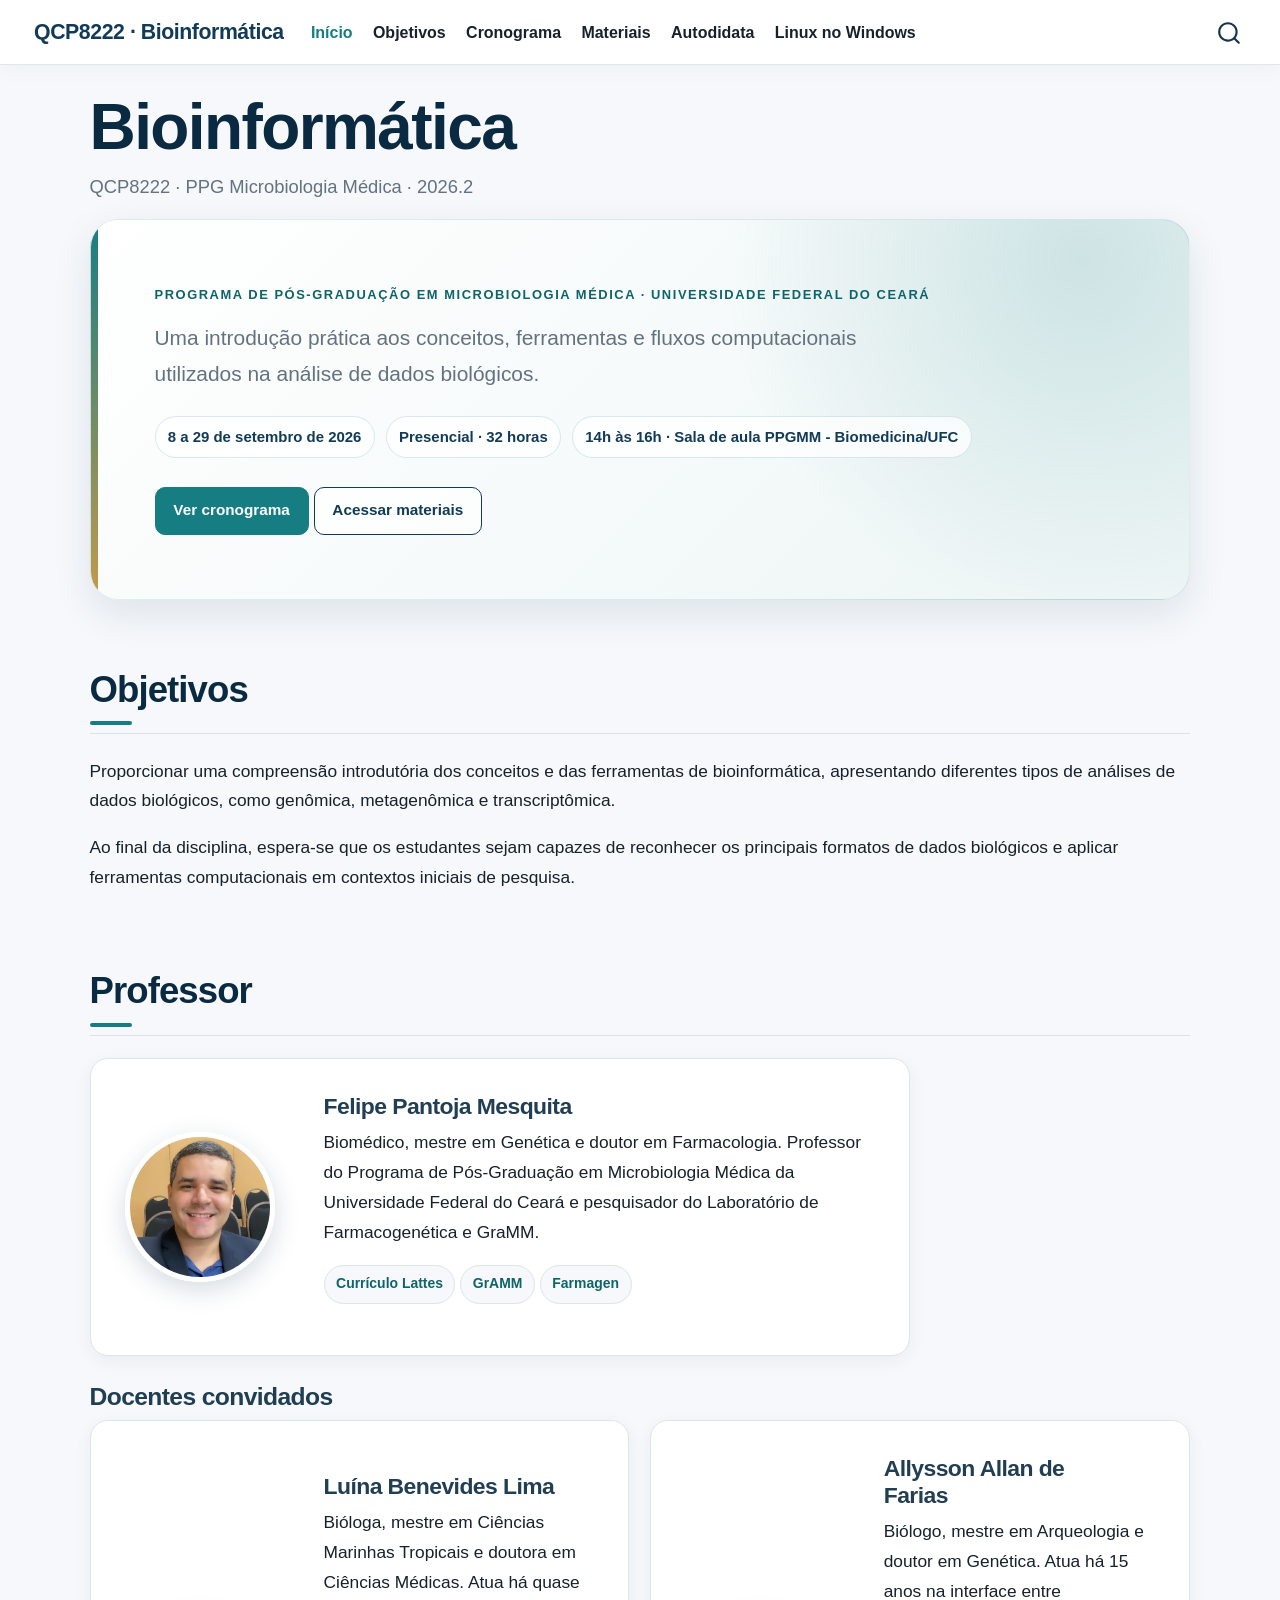
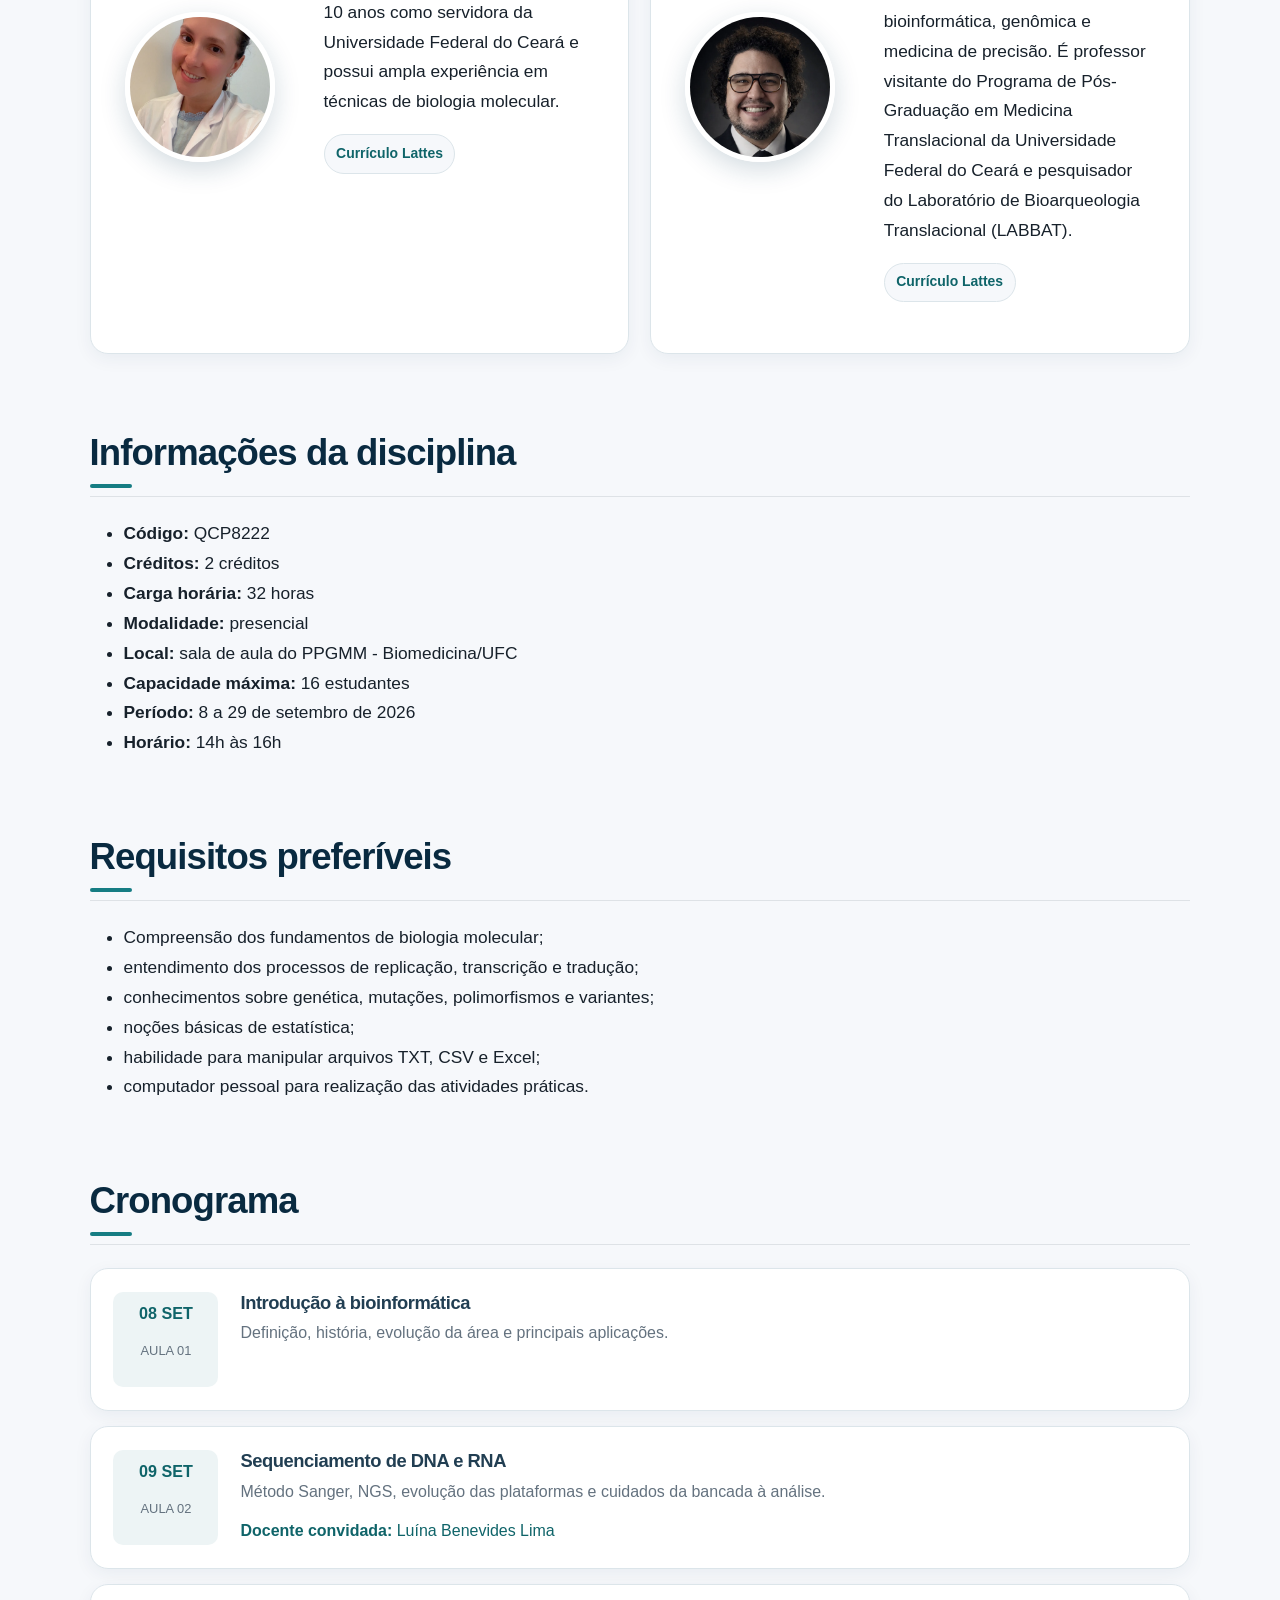
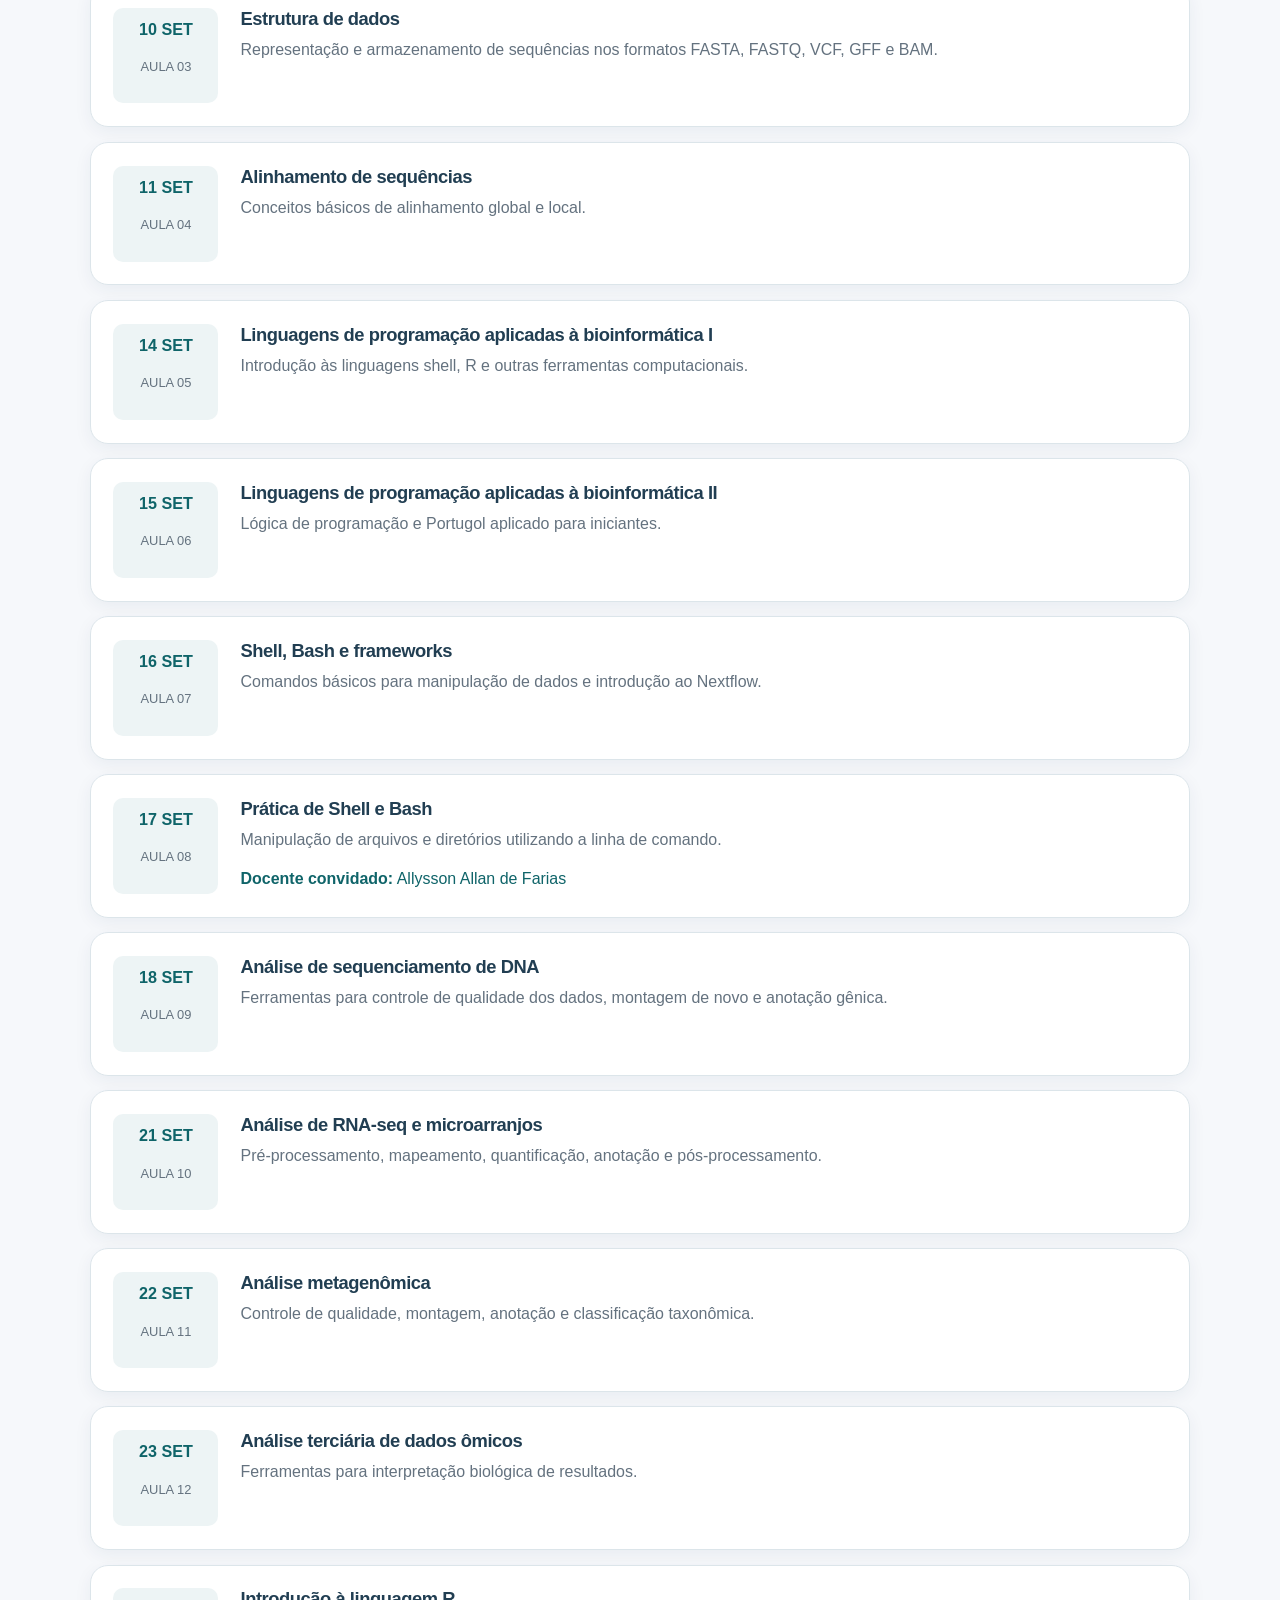
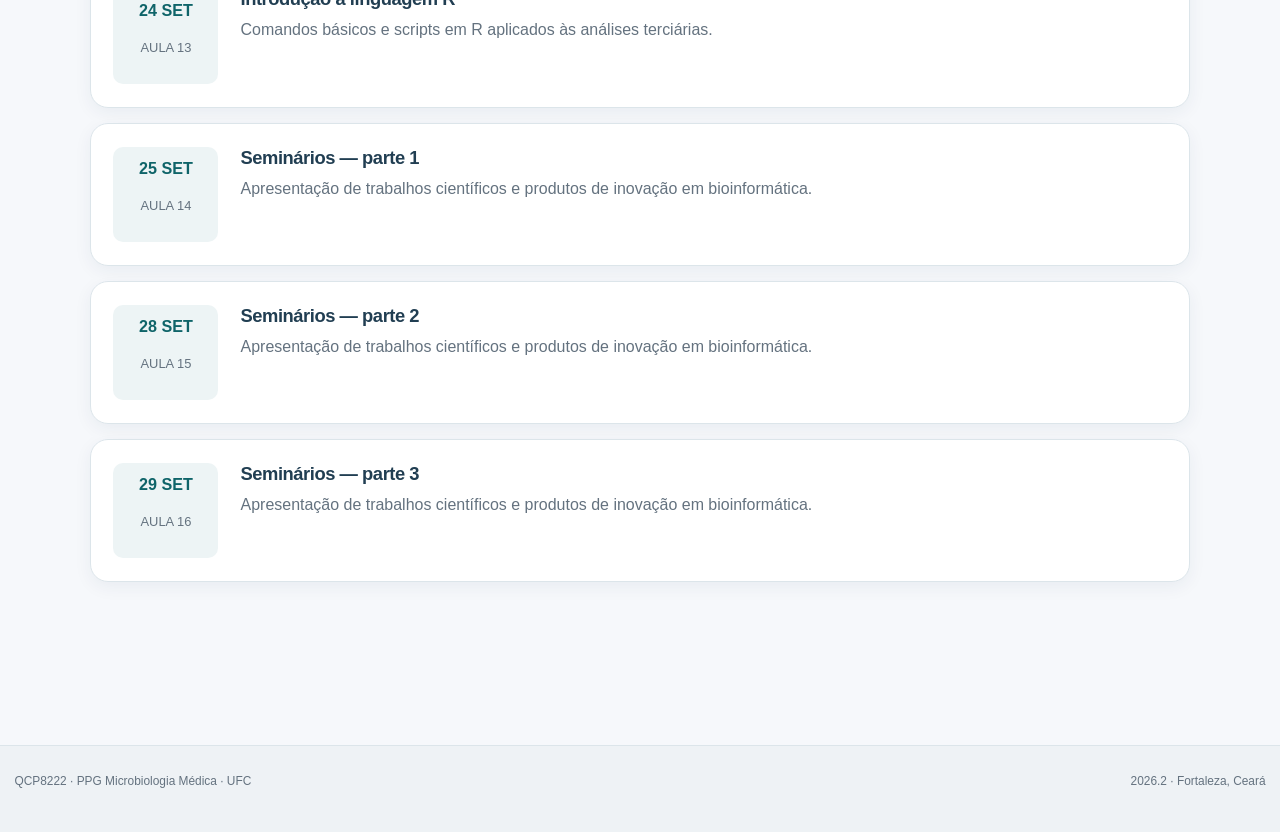
<file: index.html>
<!DOCTYPE html>
<html xmlns="http://www.w3.org/1999/xhtml" lang="pt-BR" xml:lang="pt-BR"><head>

<meta charset="utf-8">
<meta name="generator" content="quarto-1.8.25">

<meta name="viewport" content="width=device-width, initial-scale=1.0, user-scalable=yes">


<title>Bioinformática – QCP8222 · Bioinformática</title>
<style>
code{white-space: pre-wrap;}
span.smallcaps{font-variant: small-caps;}
div.columns{display: flex; gap: min(4vw, 1.5em);}
div.column{flex: auto; overflow-x: auto;}
div.hanging-indent{margin-left: 1.5em; text-indent: -1.5em;}
ul.task-list{list-style: none;}
ul.task-list li input[type="checkbox"] {
  width: 0.8em;
  margin: 0 0.8em 0.2em -1em; /* quarto-specific, see https://github.com/quarto-dev/quarto-cli/issues/4556 */ 
  vertical-align: middle;
}
</style>


<script src="site_libs/quarto-nav/quarto-nav.js"></script>
<script src="site_libs/clipboard/clipboard.min.js"></script>
<script src="site_libs/quarto-search/autocomplete.umd.js"></script>
<script src="site_libs/quarto-search/fuse.min.js"></script>
<script src="site_libs/quarto-search/quarto-search.js"></script>
<meta name="quarto:offset" content="./">
<link href="./assets/logos/ufc-favicon.png" rel="icon" type="image/png">
<script src="site_libs/quarto-html/quarto.js" type="module"></script>
<script src="site_libs/quarto-html/tabsets/tabsets.js" type="module"></script>
<script src="site_libs/quarto-html/axe/axe-check.js" type="module"></script>
<script src="site_libs/quarto-html/popper.min.js"></script>
<script src="site_libs/quarto-html/tippy.umd.min.js"></script>
<script src="site_libs/quarto-html/anchor.min.js"></script>
<link href="site_libs/quarto-html/tippy.css" rel="stylesheet">
<link href="site_libs/quarto-html/quarto-syntax-highlighting-7b89279ff1a6dce999919e0e67d4d9ec.css" rel="stylesheet" id="quarto-text-highlighting-styles">
<script src="site_libs/bootstrap/bootstrap.min.js"></script>
<link href="site_libs/bootstrap/bootstrap-icons.css" rel="stylesheet">
<link href="site_libs/bootstrap/bootstrap-4724e8689bb98f61ebe443eb86e469ed.min.css" rel="stylesheet" append-hash="true" id="quarto-bootstrap" data-mode="light">
<script id="quarto-search-options" type="application/json">{
  "location": "navbar",
  "copy-button": false,
  "collapse-after": 3,
  "panel-placement": "end",
  "type": "overlay",
  "limit": 50,
  "keyboard-shortcut": [
    "f",
    "/",
    "s"
  ],
  "language": {
    "search-no-results-text": "Nenhum resultado",
    "search-matching-documents-text": "documentos correspondentes",
    "search-copy-link-title": "Copiar link para a busca",
    "search-hide-matches-text": "Esconder correspondências adicionais",
    "search-more-match-text": "mais correspondência neste documento",
    "search-more-matches-text": "mais correspondências neste documento",
    "search-clear-button-title": "Limpar",
    "search-text-placeholder": "",
    "search-detached-cancel-button-title": "Cancelar",
    "search-submit-button-title": "Enviar",
    "search-label": "Procurar"
  }
}</script>
<style>html{ scroll-behavior: smooth; }</style>


<link rel="stylesheet" href="assets/css/styles.css">
</head>

<body class="nav-fixed quarto-light">

<div id="quarto-search-results"></div>
  <header id="quarto-header" class="headroom fixed-top">
    <nav class="navbar navbar-expand-lg " data-bs-theme="dark">
      <div class="navbar-container container-fluid">
      <div class="navbar-brand-container mx-auto">
    <a href="./index.html" class="navbar-brand navbar-brand-logo">
    </a>
    <a class="navbar-brand" href="./index.html">
    <span class="navbar-title">QCP8222 · Bioinformática</span>
    </a>
  </div>
            <div id="quarto-search" class="" title="Procurar"></div>
          <button class="navbar-toggler" type="button" data-bs-toggle="collapse" data-bs-target="#navbarCollapse" aria-controls="navbarCollapse" role="menu" aria-expanded="false" aria-label="Alternar de navegação" onclick="if (window.quartoToggleHeadroom) { window.quartoToggleHeadroom(); }">
  <span class="navbar-toggler-icon"></span>
</button>
          <div class="collapse navbar-collapse" id="navbarCollapse">
            <ul class="navbar-nav navbar-nav-scroll me-auto">
  <li class="nav-item">
    <a class="nav-link active" href="./index.html" aria-current="page"> 
<span class="menu-text">Início</span></a>
  </li>  
  <li class="nav-item">
    <a class="nav-link" href="./index.html#objetivos"> 
<span class="menu-text">Objetivos</span></a>
  </li>  
  <li class="nav-item">
    <a class="nav-link" href="./index.html#cronograma"> 
<span class="menu-text">Cronograma</span></a>
  </li>  
  <li class="nav-item">
    <a class="nav-link" href="./materiais/index.html"> 
<span class="menu-text">Materiais</span></a>
  </li>  
  <li class="nav-item">
    <a class="nav-link" href="./autodidata.html"> 
<span class="menu-text">Autodidata</span></a>
  </li>  
  <li class="nav-item">
    <a class="nav-link" href="./wsl.html"> 
<span class="menu-text">Linux no Windows</span></a>
  </li>  
</ul>
          </div> <!-- /navcollapse -->
            <div class="quarto-navbar-tools">
</div>
      </div> <!-- /container-fluid -->
    </nav>
</header>
<!-- content -->
<div id="quarto-content" class="quarto-container page-columns page-rows-contents page-layout-full page-navbar">
<!-- sidebar -->
<!-- margin-sidebar -->
    
<!-- main -->
<main class="content column-page" id="quarto-document-content">

<header id="title-block-header" class="quarto-title-block default">
<div class="quarto-title">
<h1 class="title">Bioinformática</h1>
<p class="subtitle lead">QCP8222 · PPG Microbiologia Médica · 2026.2</p>
</div>



<div class="quarto-title-meta column-page">

    
  
    
  </div>
  


</header>


<div class="course-intro">
<div class="course-kicker">
<p>Programa de Pós-Graduação em Microbiologia Médica · Universidade Federal do Ceará</p>
</div>
<p>Uma introdução prática aos conceitos, ferramentas e fluxos computacionais utilizados na análise de dados biológicos.</p>
<div class="course-meta">
<p><span>8 a 29 de setembro de 2026</span> <span>Presencial · 32 horas</span> <span>14h às 16h · Sala de aula PPGMM - Biomedicina/UFC</span></p>
</div>
<div class="course-actions">
<p><a href="#cronograma" class="btn btn-primary">Ver cronograma</a> <a href="./materiais/index.html" class="btn btn-outline-primary">Acessar materiais</a></p>
</div>
</div>
<section id="objetivos" class="level2">
<h2 class="anchored" data-anchor-id="objetivos">Objetivos</h2>
<p>Proporcionar uma compreensão introdutória dos conceitos e das ferramentas de bioinformática, apresentando diferentes tipos de análises de dados biológicos, como genômica, metagenômica e transcriptômica.</p>
<p>Ao final da disciplina, espera-se que os estudantes sejam capazes de reconhecer os principais formatos de dados biológicos e aplicar ferramentas computacionais em contextos iniciais de pesquisa.</p>
</section>
<section id="professor" class="level2">
<h2 class="anchored" data-anchor-id="professor">Professor</h2>
<div class="faculty-grid">
<div class="faculty-card">
<p><img src="assets/professores/felipe-card.webp" class="faculty-photo img-fluid" alt="Retrato de Felipe Pantoja Mesquita"></p>
<section id="felipe-pantoja-mesquita" class="level3">
<h3 class="anchored" data-anchor-id="felipe-pantoja-mesquita">Felipe Pantoja Mesquita</h3>
<p>Biomédico, mestre em Genética e doutor em Farmacologia. Professor do Programa de Pós-Graduação em Microbiologia Médica da Universidade Federal do Ceará e pesquisador do Laboratório de Farmacogenética e GraMM.</p>
<div class="faculty-links">
<p><a href="https://lattes.cnpq.br/3626590016067119" class="faculty-link">Currículo Lattes</a> <a href="https://instagram.com/grammufc" class="faculty-link">GrAMM</a> <a href="https://instagram.com/farmagen.ufc" class="faculty-link">Farmagen</a></p>
</div>
</section>
</div>
</div>
<section id="docentes-convidados" class="level3">
<h3 class="anchored" data-anchor-id="docentes-convidados">Docentes convidados</h3>
<div class="faculty-grid faculty-grid--guests">
<div class="faculty-card">
<p><img src="assets/professores/luina-card.jpeg" class="faculty-photo faculty-photo--luina img-fluid" alt="Retrato de Luína Benevides Lima"></p>
<section id="luína-benevides-lima" class="level3">
<h3 class="anchored" data-anchor-id="luína-benevides-lima">Luína Benevides Lima</h3>
<p>Bióloga, mestre em Ciências Marinhas Tropicais e doutora em Ciências Médicas. Atua há quase 10 anos como servidora da Universidade Federal do Ceará e possui ampla experiência em técnicas de biologia molecular.</p>
<div class="faculty-links">
<p><a href="http://lattes.cnpq.br/2752223443633134" class="faculty-link">Currículo Lattes</a></p>
</div>
</section>
</div>
<div class="faculty-card">
<p><img src="assets/professores/allysson-card.webp" class="faculty-photo img-fluid" alt="Retrato de Allysson Allan de Farias"></p>
<section id="allysson-allan-de-farias" class="level3">
<h3 class="anchored" data-anchor-id="allysson-allan-de-farias">Allysson Allan de Farias</h3>
<p>Biólogo, mestre em Arqueologia e doutor em Genética. Atua há 15 anos na interface entre bioinformática, genômica e medicina de precisão. É professor visitante do Programa de Pós-Graduação em Medicina Translacional da Universidade Federal do Ceará e pesquisador do Laboratório de Bioarqueologia Translacional (LABBAT).</p>
<div class="faculty-links">
<p><a href="http://lattes.cnpq.br/0112236864523667" class="faculty-link">Currículo Lattes</a></p>
</div>
</section>
</div>
</div>
</section>
</section>
<section id="informações-da-disciplina" class="level2">
<h2 class="anchored" data-anchor-id="informações-da-disciplina">Informações da disciplina</h2>
<ul>
<li><strong>Código:</strong> QCP8222</li>
<li><strong>Créditos:</strong> 2 créditos</li>
<li><strong>Carga horária:</strong> 32 horas</li>
<li><strong>Modalidade:</strong> presencial</li>
<li><strong>Local:</strong> sala de aula do PPGMM - Biomedicina/UFC</li>
<li><strong>Capacidade máxima:</strong> 16 estudantes</li>
<li><strong>Período:</strong> 8 a 29 de setembro de 2026</li>
<li><strong>Horário:</strong> 14h às 16h</li>
</ul>
</section>
<section id="requisitos-preferíveis" class="level2">
<h2 class="anchored" data-anchor-id="requisitos-preferíveis">Requisitos preferíveis</h2>
<ul>
<li>Compreensão dos fundamentos de biologia molecular;</li>
<li>entendimento dos processos de replicação, transcrição e tradução;</li>
<li>conhecimentos sobre genética, mutações, polimorfismos e variantes;</li>
<li>noções básicas de estatística;</li>
<li>habilidade para manipular arquivos TXT, CSV e Excel;</li>
<li>computador pessoal para realização das atividades práticas.</li>
</ul>
</section>
<section id="cronograma" class="level2">
<h2 class="anchored" data-anchor-id="cronograma">Cronograma</h2>
<div class="schedule">
<div class="schedule-row">
<div class="schedule-date">
<p><strong>08 SET</strong><br>
Aula 01</p>
</div>
<section id="introdução-à-bioinformática" class="level3 schedule-content">
<h3 class="anchored" data-anchor-id="introdução-à-bioinformática">Introdução à bioinformática</h3>
<p>Definição, história, evolução da área e principais aplicações.</p>
</section>
</div>
<div class="schedule-row">
<div class="schedule-date">
<p><strong>09 SET</strong><br>
Aula 02</p>
</div>
<section id="sequenciamento-de-dna-e-rna" class="level3 schedule-content">
<h3 class="anchored" data-anchor-id="sequenciamento-de-dna-e-rna">Sequenciamento de DNA e RNA</h3>
<p>Método Sanger, NGS, evolução das plataformas e cuidados da bancada à análise.</p>
<div class="schedule-instructor">
<p><strong>Docente convidada:</strong> Luína Benevides Lima</p>
</div>
</section>
</div>
<div class="schedule-row">
<div class="schedule-date">
<p><strong>10 SET</strong><br>
Aula 03</p>
</div>
<section id="estrutura-de-dados" class="level3 schedule-content">
<h3 class="anchored" data-anchor-id="estrutura-de-dados">Estrutura de dados</h3>
<p>Representação e armazenamento de sequências nos formatos FASTA, FASTQ, VCF, GFF e BAM.</p>
</section>
</div>
<div class="schedule-row">
<div class="schedule-date">
<p><strong>11 SET</strong><br>
Aula 04</p>
</div>
<section id="alinhamento-de-sequências" class="level3 schedule-content">
<h3 class="anchored" data-anchor-id="alinhamento-de-sequências">Alinhamento de sequências</h3>
<p>Conceitos básicos de alinhamento global e local.</p>
</section>
</div>
<div class="schedule-row">
<div class="schedule-date">
<p><strong>14 SET</strong><br>
Aula 05</p>
</div>
<section id="linguagens-de-programação-aplicadas-à-bioinformática-i" class="level3 schedule-content">
<h3 class="anchored" data-anchor-id="linguagens-de-programação-aplicadas-à-bioinformática-i">Linguagens de programação aplicadas à bioinformática I</h3>
<p>Introdução às linguagens shell, R e outras ferramentas computacionais.</p>
</section>
</div>
<div class="schedule-row">
<div class="schedule-date">
<p><strong>15 SET</strong><br>
Aula 06</p>
</div>
<section id="linguagens-de-programação-aplicadas-à-bioinformática-ii" class="level3 schedule-content">
<h3 class="anchored" data-anchor-id="linguagens-de-programação-aplicadas-à-bioinformática-ii">Linguagens de programação aplicadas à bioinformática II</h3>
<p>Lógica de programação e Portugol aplicado para iniciantes.</p>
</section>
</div>
<div class="schedule-row">
<div class="schedule-date">
<p><strong>16 SET</strong><br>
Aula 07</p>
</div>
<section id="shell-bash-e-frameworks" class="level3 schedule-content">
<h3 class="anchored" data-anchor-id="shell-bash-e-frameworks">Shell, Bash e frameworks</h3>
<p>Comandos básicos para manipulação de dados e introdução ao Nextflow.</p>
</section>
</div>
<div class="schedule-row">
<div class="schedule-date">
<p><strong>17 SET</strong><br>
Aula 08</p>
</div>
<section id="prática-de-shell-e-bash" class="level3 schedule-content">
<h3 class="anchored" data-anchor-id="prática-de-shell-e-bash">Prática de Shell e Bash</h3>
<p>Manipulação de arquivos e diretórios utilizando a linha de comando.</p>
<div class="schedule-instructor">
<p><strong>Docente convidado:</strong> Allysson Allan de Farias</p>
</div>
</section>
</div>
<div class="schedule-row">
<div class="schedule-date">
<p><strong>18 SET</strong><br>
Aula 09</p>
</div>
<section id="análise-de-sequenciamento-de-dna" class="level3 schedule-content">
<h3 class="anchored" data-anchor-id="análise-de-sequenciamento-de-dna">Análise de sequenciamento de DNA</h3>
<p>Ferramentas para controle de qualidade dos dados, montagem de novo e anotação gênica.</p>
</section>
</div>
<div class="schedule-row">
<div class="schedule-date">
<p><strong>21 SET</strong><br>
Aula 10</p>
</div>
<section id="análise-de-rna-seq-e-microarranjos" class="level3 schedule-content">
<h3 class="anchored" data-anchor-id="análise-de-rna-seq-e-microarranjos">Análise de RNA-seq e microarranjos</h3>
<p>Pré-processamento, mapeamento, quantificação, anotação e pós-processamento.</p>
</section>
</div>
<div class="schedule-row">
<div class="schedule-date">
<p><strong>22 SET</strong><br>
Aula 11</p>
</div>
<section id="análise-metagenômica" class="level3 schedule-content">
<h3 class="anchored" data-anchor-id="análise-metagenômica">Análise metagenômica</h3>
<p>Controle de qualidade, montagem, anotação e classificação taxonômica.</p>
</section>
</div>
<div class="schedule-row">
<div class="schedule-date">
<p><strong>23 SET</strong><br>
Aula 12</p>
</div>
<section id="análise-terciária-de-dados-ômicos" class="level3 schedule-content">
<h3 class="anchored" data-anchor-id="análise-terciária-de-dados-ômicos">Análise terciária de dados ômicos</h3>
<p>Ferramentas para interpretação biológica de resultados.</p>
</section>
</div>
<div class="schedule-row">
<div class="schedule-date">
<p><strong>24 SET</strong><br>
Aula 13</p>
</div>
<section id="introdução-à-linguagem-r" class="level3 schedule-content">
<h3 class="anchored" data-anchor-id="introdução-à-linguagem-r">Introdução à linguagem R</h3>
<p>Comandos básicos e scripts em R aplicados às análises terciárias.</p>
</section>
</div>
<div class="schedule-row">
<div class="schedule-date">
<p><strong>25 SET</strong><br>
Aula 14</p>
</div>
<section id="seminários-parte-1" class="level3 schedule-content">
<h3 class="anchored" data-anchor-id="seminários-parte-1">Seminários — parte 1</h3>
<p>Apresentação de trabalhos científicos e produtos de inovação em bioinformática.</p>
</section>
</div>
<div class="schedule-row">
<div class="schedule-date">
<p><strong>28 SET</strong><br>
Aula 15</p>
</div>
<section id="seminários-parte-2" class="level3 schedule-content">
<h3 class="anchored" data-anchor-id="seminários-parte-2">Seminários — parte 2</h3>
<p>Apresentação de trabalhos científicos e produtos de inovação em bioinformática.</p>
</section>
</div>
<div class="schedule-row">
<div class="schedule-date">
<p><strong>29 SET</strong><br>
Aula 16</p>
</div>
<section id="seminários-parte-3" class="level3 schedule-content">
<h3 class="anchored" data-anchor-id="seminários-parte-3">Seminários — parte 3</h3>
<p>Apresentação de trabalhos científicos e produtos de inovação em bioinformática.</p>
</section>
</div>
</div>


</section>

</main> <!-- /main -->
<script>
document.addEventListener('DOMContentLoaded', function () {
  const external = document.querySelectorAll('a[href^="http"]');
  external.forEach(a => {
    if (!a.getAttribute('aria-label')) {
      a.setAttribute('aria-label', (a.textContent.trim() || 'Link externo') + ' (abre em nova aba)');
    }
  });
});
</script>
<script id="quarto-html-after-body" type="application/javascript">
  window.document.addEventListener("DOMContentLoaded", function (event) {
    const icon = "";
    const anchorJS = new window.AnchorJS();
    anchorJS.options = {
      placement: 'right',
      icon: icon
    };
    anchorJS.add('.anchored');
    const isCodeAnnotation = (el) => {
      for (const clz of el.classList) {
        if (clz.startsWith('code-annotation-')) {                     
          return true;
        }
      }
      return false;
    }
    const onCopySuccess = function(e) {
      // button target
      const button = e.trigger;
      // don't keep focus
      button.blur();
      // flash "checked"
      button.classList.add('code-copy-button-checked');
      var currentTitle = button.getAttribute("title");
      button.setAttribute("title", "Copiada");
      let tooltip;
      if (window.bootstrap) {
        button.setAttribute("data-bs-toggle", "tooltip");
        button.setAttribute("data-bs-placement", "left");
        button.setAttribute("data-bs-title", "Copiada");
        tooltip = new bootstrap.Tooltip(button, 
          { trigger: "manual", 
            customClass: "code-copy-button-tooltip",
            offset: [0, -8]});
        tooltip.show();    
      }
      setTimeout(function() {
        if (tooltip) {
          tooltip.hide();
          button.removeAttribute("data-bs-title");
          button.removeAttribute("data-bs-toggle");
          button.removeAttribute("data-bs-placement");
        }
        button.setAttribute("title", currentTitle);
        button.classList.remove('code-copy-button-checked');
      }, 1000);
      // clear code selection
      e.clearSelection();
    }
    const getTextToCopy = function(trigger) {
      const outerScaffold = trigger.parentElement.cloneNode(true);
      const codeEl = outerScaffold.querySelector('code');
      for (const childEl of codeEl.children) {
        if (isCodeAnnotation(childEl)) {
          childEl.remove();
        }
      }
      return codeEl.innerText;
    }
    const clipboard = new window.ClipboardJS('.code-copy-button:not([data-in-quarto-modal])', {
      text: getTextToCopy
    });
    clipboard.on('success', onCopySuccess);
    if (window.document.getElementById('quarto-embedded-source-code-modal')) {
      const clipboardModal = new window.ClipboardJS('.code-copy-button[data-in-quarto-modal]', {
        text: getTextToCopy,
        container: window.document.getElementById('quarto-embedded-source-code-modal')
      });
      clipboardModal.on('success', onCopySuccess);
    }
      var localhostRegex = new RegExp(/^(?:http|https):\/\/localhost\:?[0-9]*\//);
      var mailtoRegex = new RegExp(/^mailto:/);
        var filterRegex = new RegExp("https:\/\/felipemesquita-bio\.github\.io\/2026\.2_QCP8222_Bioinformatica_PPGMM_UFC\/");
      var isInternal = (href) => {
          return filterRegex.test(href) || localhostRegex.test(href) || mailtoRegex.test(href);
      }
      // Inspect non-navigation links and adorn them if external
     var links = window.document.querySelectorAll('a[href]:not(.nav-link):not(.navbar-brand):not(.toc-action):not(.sidebar-link):not(.sidebar-item-toggle):not(.pagination-link):not(.no-external):not([aria-hidden]):not(.dropdown-item):not(.quarto-navigation-tool):not(.about-link)');
      for (var i=0; i<links.length; i++) {
        const link = links[i];
        if (!isInternal(link.href)) {
          // undo the damage that might have been done by quarto-nav.js in the case of
          // links that we want to consider external
          if (link.dataset.originalHref !== undefined) {
            link.href = link.dataset.originalHref;
          }
            // target, if specified
            link.setAttribute("target", "_blank");
            if (link.getAttribute("rel") === null) {
              link.setAttribute("rel", "noopener");
            }
        }
      }
    function tippyHover(el, contentFn, onTriggerFn, onUntriggerFn) {
      const config = {
        allowHTML: true,
        maxWidth: 500,
        delay: 100,
        arrow: false,
        appendTo: function(el) {
            return el.parentElement;
        },
        interactive: true,
        interactiveBorder: 10,
        theme: 'quarto',
        placement: 'bottom-start',
      };
      if (contentFn) {
        config.content = contentFn;
      }
      if (onTriggerFn) {
        config.onTrigger = onTriggerFn;
      }
      if (onUntriggerFn) {
        config.onUntrigger = onUntriggerFn;
      }
      window.tippy(el, config); 
    }
    const noterefs = window.document.querySelectorAll('a[role="doc-noteref"]');
    for (var i=0; i<noterefs.length; i++) {
      const ref = noterefs[i];
      tippyHover(ref, function() {
        // use id or data attribute instead here
        let href = ref.getAttribute('data-footnote-href') || ref.getAttribute('href');
        try { href = new URL(href).hash; } catch {}
        const id = href.replace(/^#\/?/, "");
        const note = window.document.getElementById(id);
        if (note) {
          return note.innerHTML;
        } else {
          return "";
        }
      });
    }
    const xrefs = window.document.querySelectorAll('a.quarto-xref');
    const processXRef = (id, note) => {
      // Strip column container classes
      const stripColumnClz = (el) => {
        el.classList.remove("page-full", "page-columns");
        if (el.children) {
          for (const child of el.children) {
            stripColumnClz(child);
          }
        }
      }
      stripColumnClz(note)
      if (id === null || id.startsWith('sec-')) {
        // Special case sections, only their first couple elements
        const container = document.createElement("div");
        if (note.children && note.children.length > 2) {
          container.appendChild(note.children[0].cloneNode(true));
          for (let i = 1; i < note.children.length; i++) {
            const child = note.children[i];
            if (child.tagName === "P" && child.innerText === "") {
              continue;
            } else {
              container.appendChild(child.cloneNode(true));
              break;
            }
          }
          if (window.Quarto?.typesetMath) {
            window.Quarto.typesetMath(container);
          }
          return container.innerHTML
        } else {
          if (window.Quarto?.typesetMath) {
            window.Quarto.typesetMath(note);
          }
          return note.innerHTML;
        }
      } else {
        // Remove any anchor links if they are present
        const anchorLink = note.querySelector('a.anchorjs-link');
        if (anchorLink) {
          anchorLink.remove();
        }
        if (window.Quarto?.typesetMath) {
          window.Quarto.typesetMath(note);
        }
        if (note.classList.contains("callout")) {
          return note.outerHTML;
        } else {
          return note.innerHTML;
        }
      }
    }
    for (var i=0; i<xrefs.length; i++) {
      const xref = xrefs[i];
      tippyHover(xref, undefined, function(instance) {
        instance.disable();
        let url = xref.getAttribute('href');
        let hash = undefined; 
        if (url.startsWith('#')) {
          hash = url;
        } else {
          try { hash = new URL(url).hash; } catch {}
        }
        if (hash) {
          const id = hash.replace(/^#\/?/, "");
          const note = window.document.getElementById(id);
          if (note !== null) {
            try {
              const html = processXRef(id, note.cloneNode(true));
              instance.setContent(html);
            } finally {
              instance.enable();
              instance.show();
            }
          } else {
            // See if we can fetch this
            fetch(url.split('#')[0])
            .then(res => res.text())
            .then(html => {
              const parser = new DOMParser();
              const htmlDoc = parser.parseFromString(html, "text/html");
              const note = htmlDoc.getElementById(id);
              if (note !== null) {
                const html = processXRef(id, note);
                instance.setContent(html);
              } 
            }).finally(() => {
              instance.enable();
              instance.show();
            });
          }
        } else {
          // See if we can fetch a full url (with no hash to target)
          // This is a special case and we should probably do some content thinning / targeting
          fetch(url)
          .then(res => res.text())
          .then(html => {
            const parser = new DOMParser();
            const htmlDoc = parser.parseFromString(html, "text/html");
            const note = htmlDoc.querySelector('main.content');
            if (note !== null) {
              // This should only happen for chapter cross references
              // (since there is no id in the URL)
              // remove the first header
              if (note.children.length > 0 && note.children[0].tagName === "HEADER") {
                note.children[0].remove();
              }
              const html = processXRef(null, note);
              instance.setContent(html);
            } 
          }).finally(() => {
            instance.enable();
            instance.show();
          });
        }
      }, function(instance) {
      });
    }
        let selectedAnnoteEl;
        const selectorForAnnotation = ( cell, annotation) => {
          let cellAttr = 'data-code-cell="' + cell + '"';
          let lineAttr = 'data-code-annotation="' +  annotation + '"';
          const selector = 'span[' + cellAttr + '][' + lineAttr + ']';
          return selector;
        }
        const selectCodeLines = (annoteEl) => {
          const doc = window.document;
          const targetCell = annoteEl.getAttribute("data-target-cell");
          const targetAnnotation = annoteEl.getAttribute("data-target-annotation");
          const annoteSpan = window.document.querySelector(selectorForAnnotation(targetCell, targetAnnotation));
          const lines = annoteSpan.getAttribute("data-code-lines").split(",");
          const lineIds = lines.map((line) => {
            return targetCell + "-" + line;
          })
          let top = null;
          let height = null;
          let parent = null;
          if (lineIds.length > 0) {
              //compute the position of the single el (top and bottom and make a div)
              const el = window.document.getElementById(lineIds[0]);
              top = el.offsetTop;
              height = el.offsetHeight;
              parent = el.parentElement.parentElement;
            if (lineIds.length > 1) {
              const lastEl = window.document.getElementById(lineIds[lineIds.length - 1]);
              const bottom = lastEl.offsetTop + lastEl.offsetHeight;
              height = bottom - top;
            }
            if (top !== null && height !== null && parent !== null) {
              // cook up a div (if necessary) and position it 
              let div = window.document.getElementById("code-annotation-line-highlight");
              if (div === null) {
                div = window.document.createElement("div");
                div.setAttribute("id", "code-annotation-line-highlight");
                div.style.position = 'absolute';
                parent.appendChild(div);
              }
              div.style.top = top - 2 + "px";
              div.style.height = height + 4 + "px";
              div.style.left = 0;
              let gutterDiv = window.document.getElementById("code-annotation-line-highlight-gutter");
              if (gutterDiv === null) {
                gutterDiv = window.document.createElement("div");
                gutterDiv.setAttribute("id", "code-annotation-line-highlight-gutter");
                gutterDiv.style.position = 'absolute';
                const codeCell = window.document.getElementById(targetCell);
                const gutter = codeCell.querySelector('.code-annotation-gutter');
                gutter.appendChild(gutterDiv);
              }
              gutterDiv.style.top = top - 2 + "px";
              gutterDiv.style.height = height + 4 + "px";
            }
            selectedAnnoteEl = annoteEl;
          }
        };
        const unselectCodeLines = () => {
          const elementsIds = ["code-annotation-line-highlight", "code-annotation-line-highlight-gutter"];
          elementsIds.forEach((elId) => {
            const div = window.document.getElementById(elId);
            if (div) {
              div.remove();
            }
          });
          selectedAnnoteEl = undefined;
        };
          // Handle positioning of the toggle
      window.addEventListener(
        "resize",
        throttle(() => {
          elRect = undefined;
          if (selectedAnnoteEl) {
            selectCodeLines(selectedAnnoteEl);
          }
        }, 10)
      );
      function throttle(fn, ms) {
      let throttle = false;
      let timer;
        return (...args) => {
          if(!throttle) { // first call gets through
              fn.apply(this, args);
              throttle = true;
          } else { // all the others get throttled
              if(timer) clearTimeout(timer); // cancel #2
              timer = setTimeout(() => {
                fn.apply(this, args);
                timer = throttle = false;
              }, ms);
          }
        };
      }
        // Attach click handler to the DT
        const annoteDls = window.document.querySelectorAll('dt[data-target-cell]');
        for (const annoteDlNode of annoteDls) {
          annoteDlNode.addEventListener('click', (event) => {
            const clickedEl = event.target;
            if (clickedEl !== selectedAnnoteEl) {
              unselectCodeLines();
              const activeEl = window.document.querySelector('dt[data-target-cell].code-annotation-active');
              if (activeEl) {
                activeEl.classList.remove('code-annotation-active');
              }
              selectCodeLines(clickedEl);
              clickedEl.classList.add('code-annotation-active');
            } else {
              // Unselect the line
              unselectCodeLines();
              clickedEl.classList.remove('code-annotation-active');
            }
          });
        }
    const findCites = (el) => {
      const parentEl = el.parentElement;
      if (parentEl) {
        const cites = parentEl.dataset.cites;
        if (cites) {
          return {
            el,
            cites: cites.split(' ')
          };
        } else {
          return findCites(el.parentElement)
        }
      } else {
        return undefined;
      }
    };
    var bibliorefs = window.document.querySelectorAll('a[role="doc-biblioref"]');
    for (var i=0; i<bibliorefs.length; i++) {
      const ref = bibliorefs[i];
      const citeInfo = findCites(ref);
      if (citeInfo) {
        tippyHover(citeInfo.el, function() {
          var popup = window.document.createElement('div');
          citeInfo.cites.forEach(function(cite) {
            var citeDiv = window.document.createElement('div');
            citeDiv.classList.add('hanging-indent');
            citeDiv.classList.add('csl-entry');
            var biblioDiv = window.document.getElementById('ref-' + cite);
            if (biblioDiv) {
              citeDiv.innerHTML = biblioDiv.innerHTML;
            }
            popup.appendChild(citeDiv);
          });
          return popup.innerHTML;
        });
      }
    }
  });
  </script>
</div> <!-- /content -->
<footer class="footer">
  <div class="nav-footer">
    <div class="nav-footer-left">
<p>QCP8222 · PPG Microbiologia Médica · UFC</p>
</div>   
    <div class="nav-footer-center">
      &nbsp;
    </div>
    <div class="nav-footer-right">
<p>2026.2 · Fortaleza, Ceará</p>
</div>
  </div>
</footer>




<script src="site_libs/quarto-html/zenscroll-min.js"></script>
</body></html>
</file>
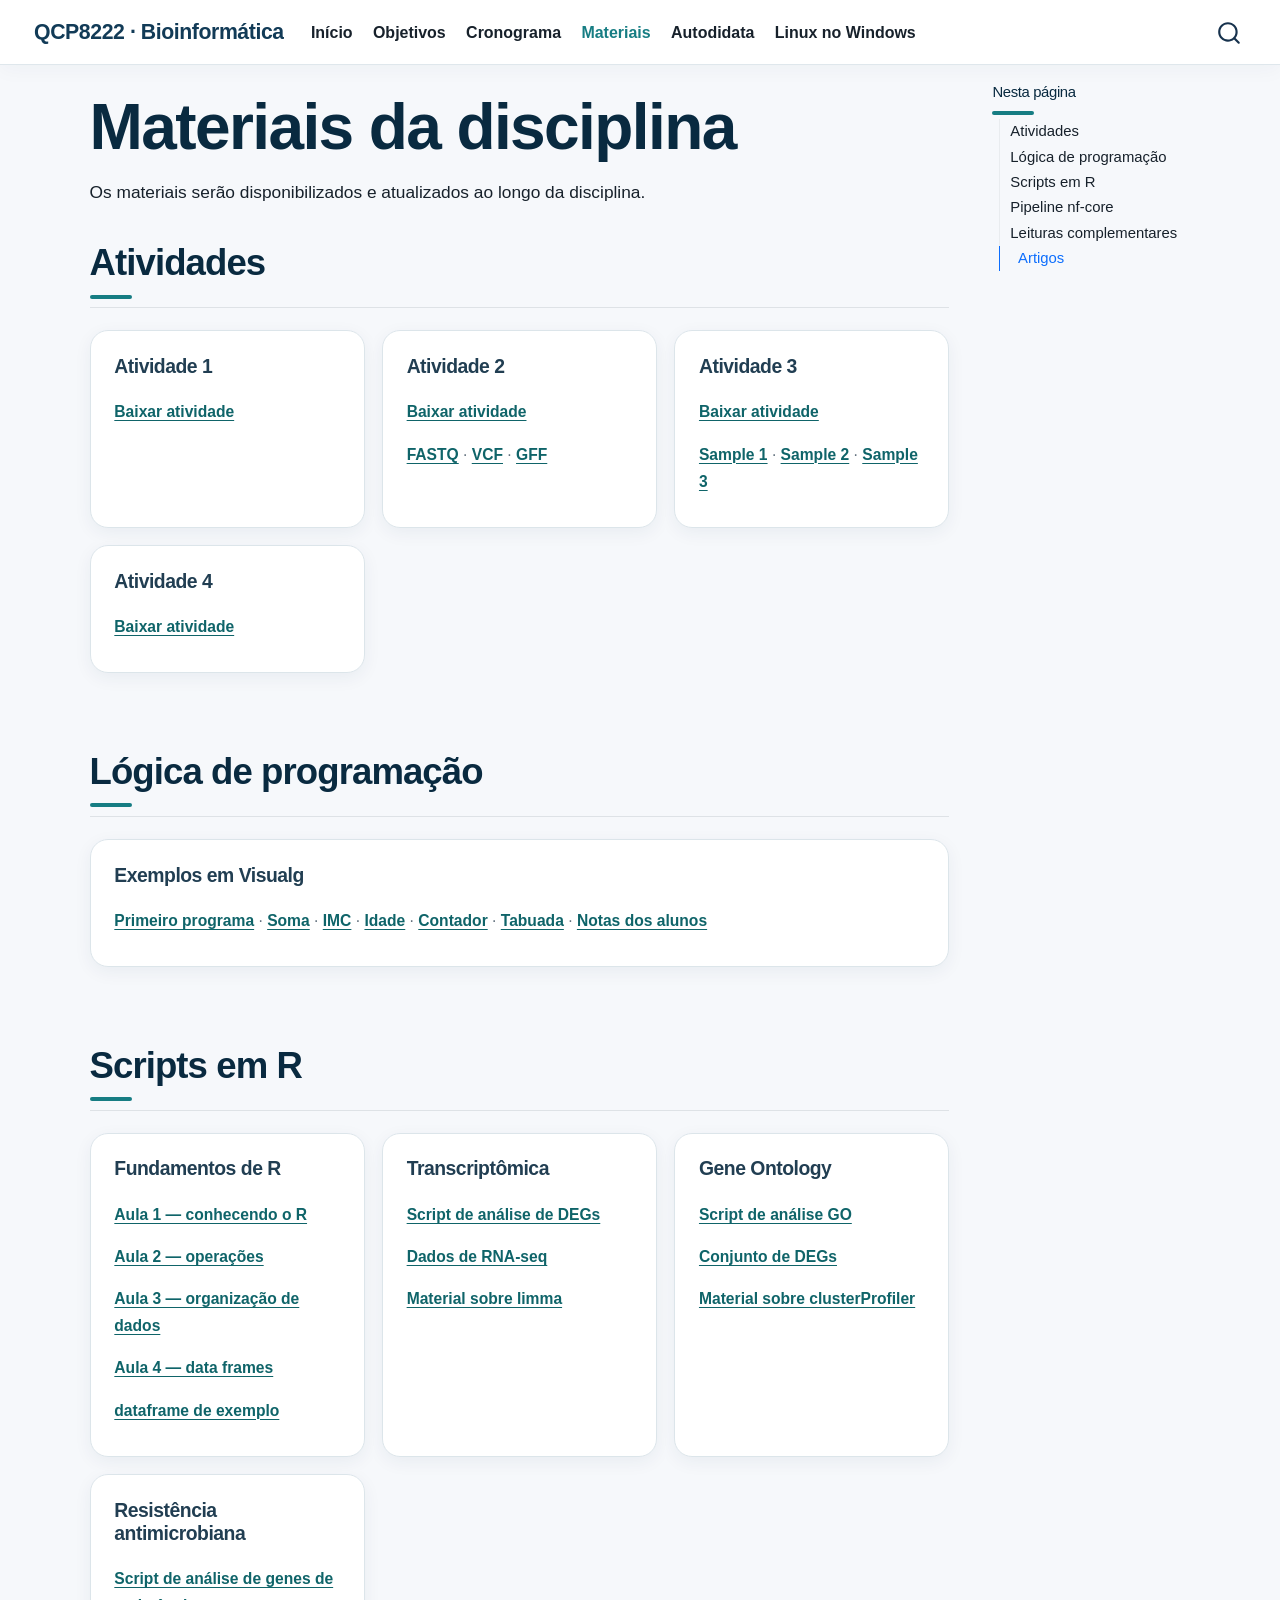
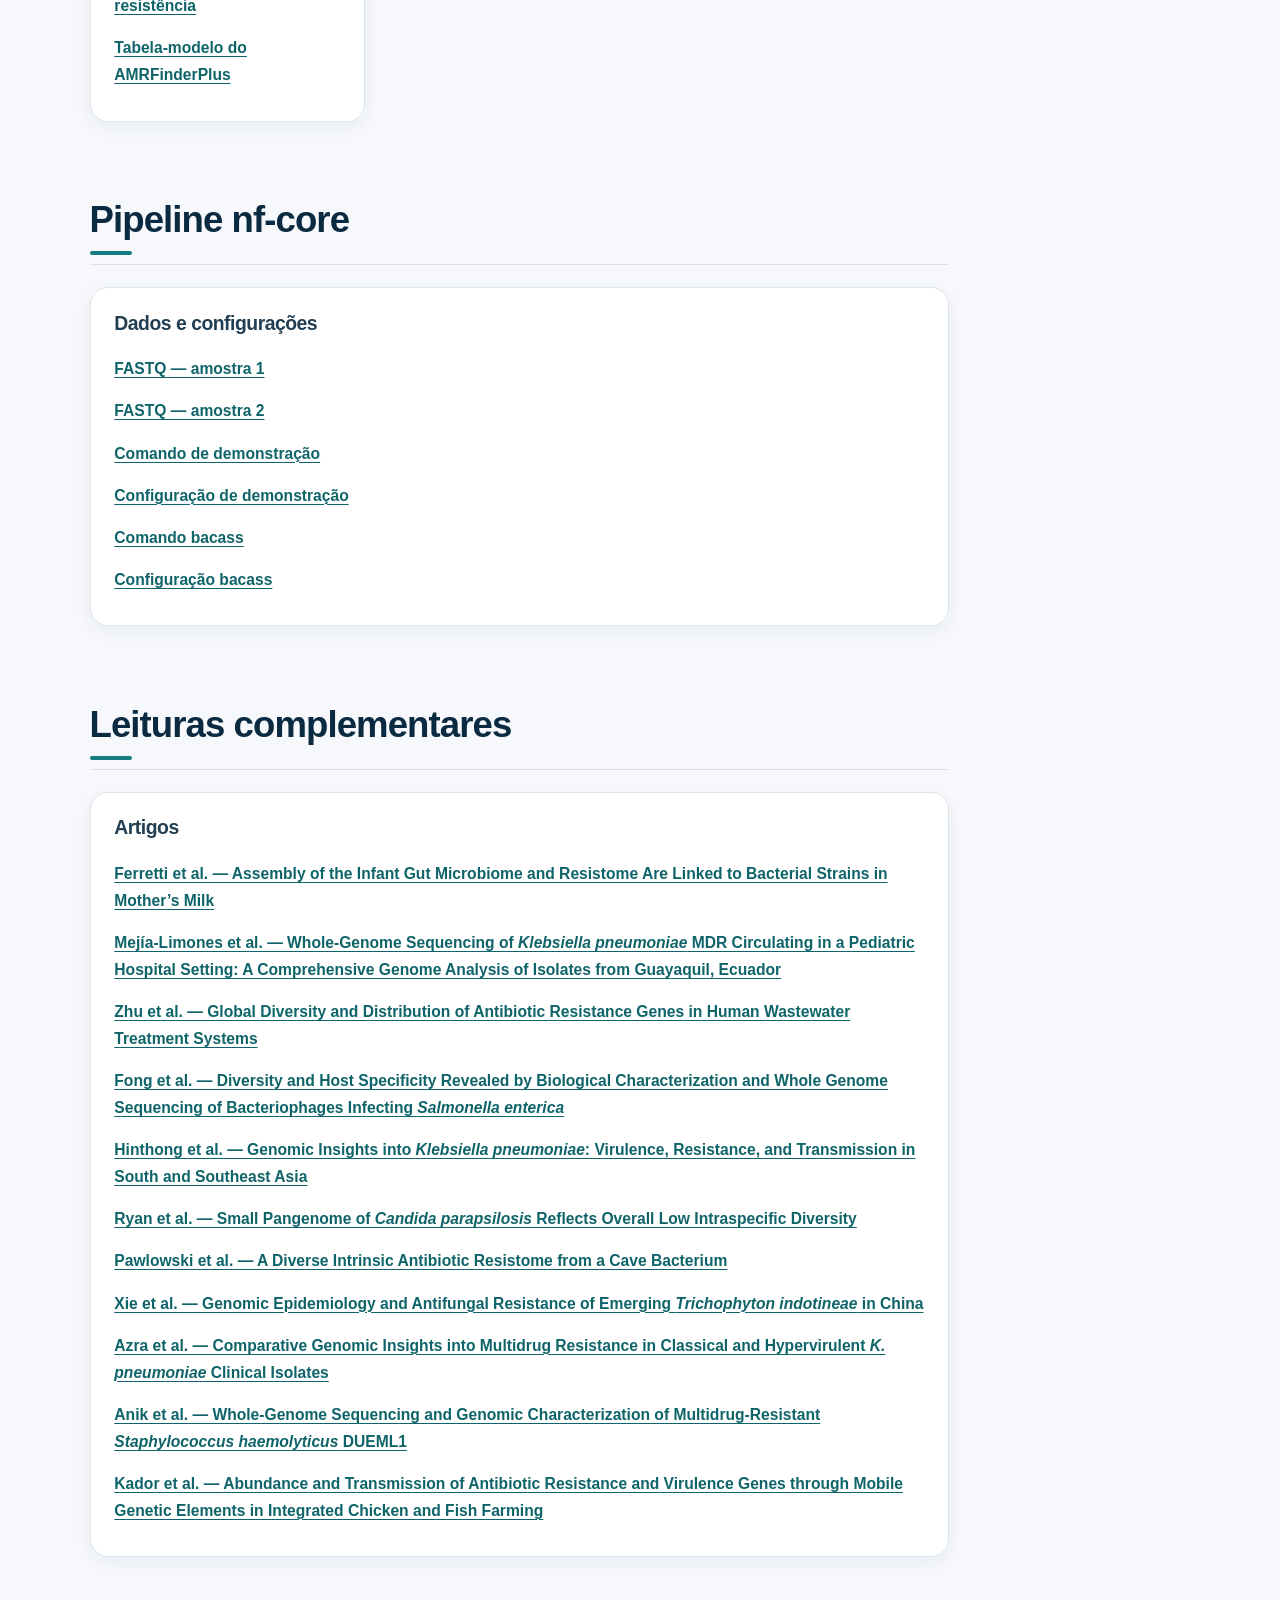
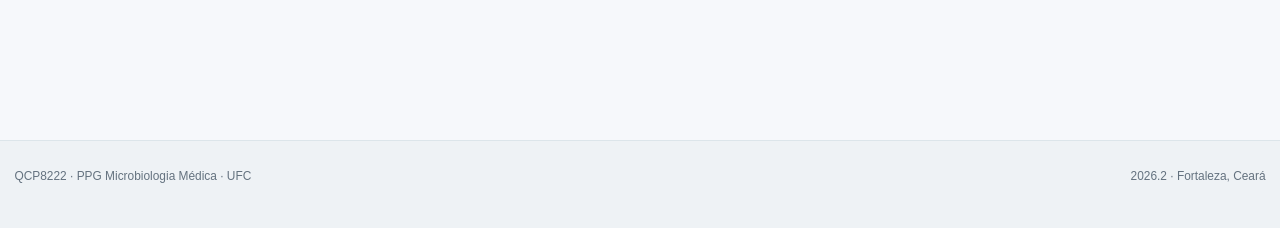
<file: materiais/index.html>
<!DOCTYPE html>
<html xmlns="http://www.w3.org/1999/xhtml" lang="pt-BR" xml:lang="pt-BR"><head>

<meta charset="utf-8">
<meta name="generator" content="quarto-1.8.25">

<meta name="viewport" content="width=device-width, initial-scale=1.0, user-scalable=yes">


<title>Materiais da disciplina – QCP8222 · Bioinformática</title>
<style>
code{white-space: pre-wrap;}
span.smallcaps{font-variant: small-caps;}
div.columns{display: flex; gap: min(4vw, 1.5em);}
div.column{flex: auto; overflow-x: auto;}
div.hanging-indent{margin-left: 1.5em; text-indent: -1.5em;}
ul.task-list{list-style: none;}
ul.task-list li input[type="checkbox"] {
  width: 0.8em;
  margin: 0 0.8em 0.2em -1em; /* quarto-specific, see https://github.com/quarto-dev/quarto-cli/issues/4556 */ 
  vertical-align: middle;
}
</style>


<script src="../site_libs/quarto-nav/quarto-nav.js"></script>
<script src="../site_libs/clipboard/clipboard.min.js"></script>
<script src="../site_libs/quarto-search/autocomplete.umd.js"></script>
<script src="../site_libs/quarto-search/fuse.min.js"></script>
<script src="../site_libs/quarto-search/quarto-search.js"></script>
<meta name="quarto:offset" content="../">
<link href="../assets/logos/ufc-favicon.png" rel="icon" type="image/png">
<script src="../site_libs/quarto-html/quarto.js" type="module"></script>
<script src="../site_libs/quarto-html/tabsets/tabsets.js" type="module"></script>
<script src="../site_libs/quarto-html/axe/axe-check.js" type="module"></script>
<script src="../site_libs/quarto-html/popper.min.js"></script>
<script src="../site_libs/quarto-html/tippy.umd.min.js"></script>
<script src="../site_libs/quarto-html/anchor.min.js"></script>
<link href="../site_libs/quarto-html/tippy.css" rel="stylesheet">
<link href="../site_libs/quarto-html/quarto-syntax-highlighting-7b89279ff1a6dce999919e0e67d4d9ec.css" rel="stylesheet" id="quarto-text-highlighting-styles">
<script src="../site_libs/bootstrap/bootstrap.min.js"></script>
<link href="../site_libs/bootstrap/bootstrap-icons.css" rel="stylesheet">
<link href="../site_libs/bootstrap/bootstrap-62b4866e081cb56359cacd9b912dfd72.min.css" rel="stylesheet" append-hash="true" id="quarto-bootstrap" data-mode="light">
<script id="quarto-search-options" type="application/json">{
  "location": "navbar",
  "copy-button": false,
  "collapse-after": 3,
  "panel-placement": "end",
  "type": "overlay",
  "limit": 50,
  "keyboard-shortcut": [
    "f",
    "/",
    "s"
  ],
  "language": {
    "search-no-results-text": "Nenhum resultado",
    "search-matching-documents-text": "documentos correspondentes",
    "search-copy-link-title": "Copiar link para a busca",
    "search-hide-matches-text": "Esconder correspondências adicionais",
    "search-more-match-text": "mais correspondência neste documento",
    "search-more-matches-text": "mais correspondências neste documento",
    "search-clear-button-title": "Limpar",
    "search-text-placeholder": "",
    "search-detached-cancel-button-title": "Cancelar",
    "search-submit-button-title": "Enviar",
    "search-label": "Procurar"
  }
}</script>
<style>html{ scroll-behavior: smooth; }</style>


<link rel="stylesheet" href="../assets/css/styles.css">
</head>

<body class="nav-fixed quarto-light">

<div id="quarto-search-results"></div>
  <header id="quarto-header" class="headroom fixed-top">
    <nav class="navbar navbar-expand-lg " data-bs-theme="dark">
      <div class="navbar-container container-fluid">
      <div class="navbar-brand-container mx-auto">
    <a href="../index.html" class="navbar-brand navbar-brand-logo">
    </a>
    <a class="navbar-brand" href="../index.html">
    <span class="navbar-title">QCP8222 · Bioinformática</span>
    </a>
  </div>
            <div id="quarto-search" class="" title="Procurar"></div>
          <button class="navbar-toggler" type="button" data-bs-toggle="collapse" data-bs-target="#navbarCollapse" aria-controls="navbarCollapse" role="menu" aria-expanded="false" aria-label="Alternar de navegação" onclick="if (window.quartoToggleHeadroom) { window.quartoToggleHeadroom(); }">
  <span class="navbar-toggler-icon"></span>
</button>
          <div class="collapse navbar-collapse" id="navbarCollapse">
            <ul class="navbar-nav navbar-nav-scroll me-auto">
  <li class="nav-item">
    <a class="nav-link" href="../index.html"> 
<span class="menu-text">Início</span></a>
  </li>  
  <li class="nav-item">
    <a class="nav-link" href="../index.html#objetivos"> 
<span class="menu-text">Objetivos</span></a>
  </li>  
  <li class="nav-item">
    <a class="nav-link" href="../index.html#cronograma"> 
<span class="menu-text">Cronograma</span></a>
  </li>  
  <li class="nav-item">
    <a class="nav-link active" href="../materiais/index.html" aria-current="page"> 
<span class="menu-text">Materiais</span></a>
  </li>  
  <li class="nav-item">
    <a class="nav-link" href="../autodidata.html"> 
<span class="menu-text">Autodidata</span></a>
  </li>  
  <li class="nav-item">
    <a class="nav-link" href="../wsl.html"> 
<span class="menu-text">Linux no Windows</span></a>
  </li>  
</ul>
          </div> <!-- /navcollapse -->
            <div class="quarto-navbar-tools">
</div>
      </div> <!-- /container-fluid -->
    </nav>
</header>
<!-- content -->
<div id="quarto-content" class="quarto-container page-columns page-rows-contents page-layout-full page-navbar">
<!-- sidebar -->
<!-- margin-sidebar -->
    <div id="quarto-margin-sidebar" class="sidebar margin-sidebar">
        <nav id="TOC" role="doc-toc" class="toc-active">
    <h2 id="toc-title">Nesta página</h2>
   
  <ul>
  <li><a href="#atividades" id="toc-atividades" class="nav-link active" data-scroll-target="#atividades">Atividades</a></li>
  <li><a href="#lógica-de-programação" id="toc-lógica-de-programação" class="nav-link" data-scroll-target="#lógica-de-programação">Lógica de programação</a>
  <ul class="collapse">
  <li><a href="#exemplos-em-visualg" id="toc-exemplos-em-visualg" class="nav-link" data-scroll-target="#exemplos-em-visualg">Exemplos em Visualg</a></li>
  </ul></li>
  <li><a href="#scripts-em-r" id="toc-scripts-em-r" class="nav-link" data-scroll-target="#scripts-em-r">Scripts em R</a></li>
  <li><a href="#pipeline-nf-core" id="toc-pipeline-nf-core" class="nav-link" data-scroll-target="#pipeline-nf-core">Pipeline nf-core</a>
  <ul class="collapse">
  <li><a href="#dados-e-configurações" id="toc-dados-e-configurações" class="nav-link" data-scroll-target="#dados-e-configurações">Dados e configurações</a></li>
  </ul></li>
  <li><a href="#leituras-complementares" id="toc-leituras-complementares" class="nav-link" data-scroll-target="#leituras-complementares">Leituras complementares</a>
  <ul class="collapse">
  <li><a href="#artigos" id="toc-artigos" class="nav-link" data-scroll-target="#artigos">Artigos</a></li>
  </ul></li>
  </ul>
</nav>
    </div>
<!-- main -->
<main class="content column-page-left" id="quarto-document-content">

<header id="title-block-header" class="quarto-title-block default">
<div class="quarto-title">
<h1 class="title">Materiais da disciplina</h1>
</div>



<div class="quarto-title-meta column-page-left">

    
  
    
  </div>
  


</header>


<p>Os materiais serão disponibilizados e atualizados ao longo da disciplina.</p>
<section id="atividades" class="level2">
<h2 class="anchored" data-anchor-id="atividades">Atividades</h2>
<div class="resource-grid">
<section id="atividade-1" class="level3 resource-box">
<h3 class="anchored" data-anchor-id="atividade-1">Atividade 1</h3>
<p><a href="atividades/Atividade 1/Atividade 1.docx" download="">Baixar atividade</a></p>
</section>
<section id="atividade-2" class="level3 resource-box">
<h3 class="anchored" data-anchor-id="atividade-2">Atividade 2</h3>
<p><a href="atividades/Atividade 2/Atividade 2.docx" download="">Baixar atividade</a></p>
<p><a href="atividades/Atividade 2/demo_reads.fastq" download="">FASTQ</a> · <a href="atividades/Atividade 2/demo_annotated.vcf" download="">VCF</a> · <a href="atividades/Atividade 2/demo_prokka_annotation.gff" download="">GFF</a></p>
</section>
<section id="atividade-3" class="level3 resource-box">
<h3 class="anchored" data-anchor-id="atividade-3">Atividade 3</h3>
<p><a href="atividades/Atividade 3/Atividade 3.docx" download="">Baixar atividade</a></p>
<p><a href="atividades/Atividade 3/sample1.fastq" download="">Sample 1</a> · <a href="atividades/Atividade 3/sample2.fastq" download="">Sample 2</a> · <a href="atividades/Atividade 3/sample3.fastq" download="">Sample 3</a></p>
</section>
<section id="atividade-4" class="level3 resource-box">
<h3 class="anchored" data-anchor-id="atividade-4">Atividade 4</h3>
<p><a href="atividades/Atividade 4/Atividade 4.docx" download="">Baixar atividade</a></p>
</section>
</div>
</section>
<section id="lógica-de-programação" class="level2">
<h2 class="anchored" data-anchor-id="lógica-de-programação">Lógica de programação</h2>
<section id="exemplos-em-visualg" class="level3 resource-box">
<h3 class="anchored" data-anchor-id="exemplos-em-visualg">Exemplos em Visualg</h3>
<p><a href="scripts/visualg/Primeiro Programa.visualg" download="">Primeiro programa</a> · <a href="scripts/visualg/soma.visualg" download="">Soma</a> · <a href="scripts/visualg/imc.visualg" download="">IMC</a> · <a href="scripts/visualg/programa idade.visualg" download="">Idade</a> · <a href="scripts/visualg/contador numerico.visualg" download="">Contador</a> · <a href="scripts/visualg/tabuada_simples.visualg" download="">Tabuada</a> · <a href="scripts/visualg/notasalunos.visualg" download="">Notas dos alunos</a></p>
</section>
</section>
<section id="scripts-em-r" class="level2">
<h2 class="anchored" data-anchor-id="scripts-em-r">Scripts em R</h2>
<div class="resource-grid">
<section id="fundamentos-de-r" class="level3 resource-box">
<h3 class="anchored" data-anchor-id="fundamentos-de-r">Fundamentos de R</h3>
<p><a href="scripts/Scripts_R/R_basico/Aula 1 - conhecendo R e Funcoes.R" download="">Aula 1 — conhecendo o R</a></p>
<p><a href="scripts/Scripts_R/R_basico/Aula 2 - Operações.R" download="">Aula 2 — operações</a></p>
<p><a href="scripts/Scripts_R/R_basico/Aula 3 - Organização e armazenamento de dados.R" download="">Aula 3 — organização de dados</a></p>
<p><a href="scripts/Scripts_R/R_basico/Aula 4 - Dataframe.R" download="">Aula 4 — data frames</a></p>
<p><a href="scripts/Scripts_R/R_basico/DataFrame.xlsx" download="">dataframe de exemplo</a></p>
</section>
<section id="transcriptômica" class="level3 resource-box">
<h3 class="anchored" data-anchor-id="transcriptômica">Transcriptômica</h3>
<p><a href="scripts/Scripts_R/Transcriptoma_RNA-seq/Analise_DEGs.R" download="">Script de análise de DEGs</a></p>
<p><a href="scripts/Scripts_R/Transcriptoma_RNA-seq/GSE297704_featureCounts.tsv.gz" download="">Dados de RNA-seq</a></p>
<p><a href="scripts/Scripts_R/Transcriptoma_RNA-seq/limma.pdf" download="">Material sobre limma</a></p>
</section>
<section id="gene-ontology" class="level3 resource-box">
<h3 class="anchored" data-anchor-id="gene-ontology">Gene Ontology</h3>
<p><a href="scripts/Scripts_R/Gene ontology/GO_analysis.R" download="">Script de análise GO</a></p>
<p><a href="scripts/Scripts_R/Gene ontology/degs.csv" download="">Conjunto de DEGs</a></p>
<p><a href="scripts/Scripts_R/Gene ontology/Paper ClusterProfiler.pdf" download="">Material sobre clusterProfiler</a></p>
</section>
<section id="resistência-antimicrobiana" class="level3 resource-box">
<h3 class="anchored" data-anchor-id="resistência-antimicrobiana">Resistência antimicrobiana</h3>
<p><a href="scripts/Scripts_R/Analise_AMR/Analise_AMR.R" download="">Script de análise de genes de resistência</a></p>
<p><a href="scripts/Scripts_R/Analise_AMR/amr_resultados_exemplo.tsv" download="">Tabela-modelo do AMRFinderPlus</a></p>
</section>
</div>
</section>
<section id="pipeline-nf-core" class="level2">
<h2 class="anchored" data-anchor-id="pipeline-nf-core">Pipeline nf-core</h2>
<section id="dados-e-configurações" class="level3 resource-box">
<h3 class="anchored" data-anchor-id="dados-e-configurações">Dados e configurações</h3>
<p><a href="dados/pipelines_nf-core/sample_1.fastq.gz" download="">FASTQ — amostra 1</a></p>
<p><a href="dados/pipelines_nf-core/sample_2.fastq.gz" download="">FASTQ — amostra 2</a></p>
<p><a href="dados/pipelines_nf-core/demo/comando_demo.txt" download="">Comando de demonstração</a></p>
<p><a href="dados/pipelines_nf-core/demo/custom.config" download="">Configuração de demonstração</a></p>
<p><a href="dados/pipelines_nf-core/bacass/comando.txt" download="">Comando bacass</a></p>
<p><a href="dados/pipelines_nf-core/bacass/custom.config" download="">Configuração bacass</a></p>
</section>
</section>
<section id="leituras-complementares" class="level2">
<h2 class="anchored" data-anchor-id="leituras-complementares">Leituras complementares</h2>
<div class="resource-grid">
<section id="artigos" class="level3 resource-box">
<h3 class="anchored" data-anchor-id="artigos">Artigos</h3>
<p><a href="artigos/Ferreti et al Nature Communications_2025.pdf" download="">Ferretti et al.&nbsp;— Assembly of the Infant Gut Microbiome and Resistome Are Linked to Bacterial Strains in Mother’s Milk</a></p>
<p><a href="artigos/Mejía‑Limones et al. BMC Genomics .pdf" download="">Mejía-Limones et al.&nbsp;— Whole-Genome Sequencing of <em>Klebsiella pneumoniae</em> MDR Circulating in a Pediatric Hospital Setting: A Comprehensive Genome Analysis of Isolates from Guayaquil, Ecuador</a></p>
<p><a href="artigos/Zhu et al Nature Communications 2025.pdf" download="">Zhu et al.&nbsp;— Global Diversity and Distribution of Antibiotic Resistance Genes in Human Wastewater Treatment Systems</a></p>
<p><a href="artigos/Fong-2019-bacteriophages-Salmonella.pdf" download="">Fong et al.&nbsp;— Diversity and Host Specificity Revealed by Biological Characterization and Whole Genome Sequencing of Bacteriophages Infecting <em>Salmonella enterica</em></a></p>
<p><a href="artigos/Hinthong-2025-Klebsiella-genomic-insights.pdf" download="">Hinthong et al.&nbsp;— Genomic Insights into <em>Klebsiella pneumoniae</em>: Virulence, Resistance, and Transmission in South and Southeast Asia</a></p>
<p><a href="artigos/Ryan-Candida-parapsilosis-pangenome.pdf" download="">Ryan et al.&nbsp;— Small Pangenome of <em>Candida parapsilosis</em> Reflects Overall Low Intraspecific Diversity</a></p>
<p><a href="artigos/Pawlowski-2016-antibiotic-resistome.pdf" download="">Pawlowski et al.&nbsp;— A Diverse Intrinsic Antibiotic Resistome from a Cave Bacterium</a></p>
<p><a href="artigos/Xie-2025-Trichophyton-indotineae.pdf" download="">Xie et al.&nbsp;— Genomic Epidemiology and Antifungal Resistance of Emerging <em>Trichophyton indotineae</em> in China</a></p>
<p><a href="artigos/Azra-Klebsiella-multidrug-resistance.pdf" download="">Azra et al.&nbsp;— Comparative Genomic Insights into Multidrug Resistance in Classical and Hypervirulent <em>K. pneumoniae</em> Clinical Isolates</a></p>
<p><a href="artigos/Anik-2025-Staphylococcus-haemolyticus.pdf" download="">Anik et al.&nbsp;— Whole-Genome Sequencing and Genomic Characterization of Multidrug-Resistant <em>Staphylococcus haemolyticus</em> DUEML1</a></p>
<p><a href="artigos/Kador-antibiotic-resistance-integrated-farming.pdf" download="">Kador et al.&nbsp;— Abundance and Transmission of Antibiotic Resistance and Virulence Genes through Mobile Genetic Elements in Integrated Chicken and Fish Farming</a></p>
</section>
</div>


</section>

</main> <!-- /main -->
<script>
document.addEventListener('DOMContentLoaded', function () {
  const external = document.querySelectorAll('a[href^="http"]');
  external.forEach(a => {
    if (!a.getAttribute('aria-label')) {
      a.setAttribute('aria-label', (a.textContent.trim() || 'Link externo') + ' (abre em nova aba)');
    }
  });
});
</script>
<script id="quarto-html-after-body" type="application/javascript">
  window.document.addEventListener("DOMContentLoaded", function (event) {
    const icon = "";
    const anchorJS = new window.AnchorJS();
    anchorJS.options = {
      placement: 'right',
      icon: icon
    };
    anchorJS.add('.anchored');
    const isCodeAnnotation = (el) => {
      for (const clz of el.classList) {
        if (clz.startsWith('code-annotation-')) {                     
          return true;
        }
      }
      return false;
    }
    const onCopySuccess = function(e) {
      // button target
      const button = e.trigger;
      // don't keep focus
      button.blur();
      // flash "checked"
      button.classList.add('code-copy-button-checked');
      var currentTitle = button.getAttribute("title");
      button.setAttribute("title", "Copiada");
      let tooltip;
      if (window.bootstrap) {
        button.setAttribute("data-bs-toggle", "tooltip");
        button.setAttribute("data-bs-placement", "left");
        button.setAttribute("data-bs-title", "Copiada");
        tooltip = new bootstrap.Tooltip(button, 
          { trigger: "manual", 
            customClass: "code-copy-button-tooltip",
            offset: [0, -8]});
        tooltip.show();    
      }
      setTimeout(function() {
        if (tooltip) {
          tooltip.hide();
          button.removeAttribute("data-bs-title");
          button.removeAttribute("data-bs-toggle");
          button.removeAttribute("data-bs-placement");
        }
        button.setAttribute("title", currentTitle);
        button.classList.remove('code-copy-button-checked');
      }, 1000);
      // clear code selection
      e.clearSelection();
    }
    const getTextToCopy = function(trigger) {
      const outerScaffold = trigger.parentElement.cloneNode(true);
      const codeEl = outerScaffold.querySelector('code');
      for (const childEl of codeEl.children) {
        if (isCodeAnnotation(childEl)) {
          childEl.remove();
        }
      }
      return codeEl.innerText;
    }
    const clipboard = new window.ClipboardJS('.code-copy-button:not([data-in-quarto-modal])', {
      text: getTextToCopy
    });
    clipboard.on('success', onCopySuccess);
    if (window.document.getElementById('quarto-embedded-source-code-modal')) {
      const clipboardModal = new window.ClipboardJS('.code-copy-button[data-in-quarto-modal]', {
        text: getTextToCopy,
        container: window.document.getElementById('quarto-embedded-source-code-modal')
      });
      clipboardModal.on('success', onCopySuccess);
    }
      var localhostRegex = new RegExp(/^(?:http|https):\/\/localhost\:?[0-9]*\//);
      var mailtoRegex = new RegExp(/^mailto:/);
        var filterRegex = new RegExp("https:\/\/felipemesquita-bio\.github\.io\/2026\.2_QCP8222_Bioinformatica_PPGMM_UFC\/");
      var isInternal = (href) => {
          return filterRegex.test(href) || localhostRegex.test(href) || mailtoRegex.test(href);
      }
      // Inspect non-navigation links and adorn them if external
     var links = window.document.querySelectorAll('a[href]:not(.nav-link):not(.navbar-brand):not(.toc-action):not(.sidebar-link):not(.sidebar-item-toggle):not(.pagination-link):not(.no-external):not([aria-hidden]):not(.dropdown-item):not(.quarto-navigation-tool):not(.about-link)');
      for (var i=0; i<links.length; i++) {
        const link = links[i];
        if (!isInternal(link.href)) {
          // undo the damage that might have been done by quarto-nav.js in the case of
          // links that we want to consider external
          if (link.dataset.originalHref !== undefined) {
            link.href = link.dataset.originalHref;
          }
            // target, if specified
            link.setAttribute("target", "_blank");
            if (link.getAttribute("rel") === null) {
              link.setAttribute("rel", "noopener");
            }
        }
      }
    function tippyHover(el, contentFn, onTriggerFn, onUntriggerFn) {
      const config = {
        allowHTML: true,
        maxWidth: 500,
        delay: 100,
        arrow: false,
        appendTo: function(el) {
            return el.parentElement;
        },
        interactive: true,
        interactiveBorder: 10,
        theme: 'quarto',
        placement: 'bottom-start',
      };
      if (contentFn) {
        config.content = contentFn;
      }
      if (onTriggerFn) {
        config.onTrigger = onTriggerFn;
      }
      if (onUntriggerFn) {
        config.onUntrigger = onUntriggerFn;
      }
      window.tippy(el, config); 
    }
    const noterefs = window.document.querySelectorAll('a[role="doc-noteref"]');
    for (var i=0; i<noterefs.length; i++) {
      const ref = noterefs[i];
      tippyHover(ref, function() {
        // use id or data attribute instead here
        let href = ref.getAttribute('data-footnote-href') || ref.getAttribute('href');
        try { href = new URL(href).hash; } catch {}
        const id = href.replace(/^#\/?/, "");
        const note = window.document.getElementById(id);
        if (note) {
          return note.innerHTML;
        } else {
          return "";
        }
      });
    }
    const xrefs = window.document.querySelectorAll('a.quarto-xref');
    const processXRef = (id, note) => {
      // Strip column container classes
      const stripColumnClz = (el) => {
        el.classList.remove("page-full", "page-columns");
        if (el.children) {
          for (const child of el.children) {
            stripColumnClz(child);
          }
        }
      }
      stripColumnClz(note)
      if (id === null || id.startsWith('sec-')) {
        // Special case sections, only their first couple elements
        const container = document.createElement("div");
        if (note.children && note.children.length > 2) {
          container.appendChild(note.children[0].cloneNode(true));
          for (let i = 1; i < note.children.length; i++) {
            const child = note.children[i];
            if (child.tagName === "P" && child.innerText === "") {
              continue;
            } else {
              container.appendChild(child.cloneNode(true));
              break;
            }
          }
          if (window.Quarto?.typesetMath) {
            window.Quarto.typesetMath(container);
          }
          return container.innerHTML
        } else {
          if (window.Quarto?.typesetMath) {
            window.Quarto.typesetMath(note);
          }
          return note.innerHTML;
        }
      } else {
        // Remove any anchor links if they are present
        const anchorLink = note.querySelector('a.anchorjs-link');
        if (anchorLink) {
          anchorLink.remove();
        }
        if (window.Quarto?.typesetMath) {
          window.Quarto.typesetMath(note);
        }
        if (note.classList.contains("callout")) {
          return note.outerHTML;
        } else {
          return note.innerHTML;
        }
      }
    }
    for (var i=0; i<xrefs.length; i++) {
      const xref = xrefs[i];
      tippyHover(xref, undefined, function(instance) {
        instance.disable();
        let url = xref.getAttribute('href');
        let hash = undefined; 
        if (url.startsWith('#')) {
          hash = url;
        } else {
          try { hash = new URL(url).hash; } catch {}
        }
        if (hash) {
          const id = hash.replace(/^#\/?/, "");
          const note = window.document.getElementById(id);
          if (note !== null) {
            try {
              const html = processXRef(id, note.cloneNode(true));
              instance.setContent(html);
            } finally {
              instance.enable();
              instance.show();
            }
          } else {
            // See if we can fetch this
            fetch(url.split('#')[0])
            .then(res => res.text())
            .then(html => {
              const parser = new DOMParser();
              const htmlDoc = parser.parseFromString(html, "text/html");
              const note = htmlDoc.getElementById(id);
              if (note !== null) {
                const html = processXRef(id, note);
                instance.setContent(html);
              } 
            }).finally(() => {
              instance.enable();
              instance.show();
            });
          }
        } else {
          // See if we can fetch a full url (with no hash to target)
          // This is a special case and we should probably do some content thinning / targeting
          fetch(url)
          .then(res => res.text())
          .then(html => {
            const parser = new DOMParser();
            const htmlDoc = parser.parseFromString(html, "text/html");
            const note = htmlDoc.querySelector('main.content');
            if (note !== null) {
              // This should only happen for chapter cross references
              // (since there is no id in the URL)
              // remove the first header
              if (note.children.length > 0 && note.children[0].tagName === "HEADER") {
                note.children[0].remove();
              }
              const html = processXRef(null, note);
              instance.setContent(html);
            } 
          }).finally(() => {
            instance.enable();
            instance.show();
          });
        }
      }, function(instance) {
      });
    }
        let selectedAnnoteEl;
        const selectorForAnnotation = ( cell, annotation) => {
          let cellAttr = 'data-code-cell="' + cell + '"';
          let lineAttr = 'data-code-annotation="' +  annotation + '"';
          const selector = 'span[' + cellAttr + '][' + lineAttr + ']';
          return selector;
        }
        const selectCodeLines = (annoteEl) => {
          const doc = window.document;
          const targetCell = annoteEl.getAttribute("data-target-cell");
          const targetAnnotation = annoteEl.getAttribute("data-target-annotation");
          const annoteSpan = window.document.querySelector(selectorForAnnotation(targetCell, targetAnnotation));
          const lines = annoteSpan.getAttribute("data-code-lines").split(",");
          const lineIds = lines.map((line) => {
            return targetCell + "-" + line;
          })
          let top = null;
          let height = null;
          let parent = null;
          if (lineIds.length > 0) {
              //compute the position of the single el (top and bottom and make a div)
              const el = window.document.getElementById(lineIds[0]);
              top = el.offsetTop;
              height = el.offsetHeight;
              parent = el.parentElement.parentElement;
            if (lineIds.length > 1) {
              const lastEl = window.document.getElementById(lineIds[lineIds.length - 1]);
              const bottom = lastEl.offsetTop + lastEl.offsetHeight;
              height = bottom - top;
            }
            if (top !== null && height !== null && parent !== null) {
              // cook up a div (if necessary) and position it 
              let div = window.document.getElementById("code-annotation-line-highlight");
              if (div === null) {
                div = window.document.createElement("div");
                div.setAttribute("id", "code-annotation-line-highlight");
                div.style.position = 'absolute';
                parent.appendChild(div);
              }
              div.style.top = top - 2 + "px";
              div.style.height = height + 4 + "px";
              div.style.left = 0;
              let gutterDiv = window.document.getElementById("code-annotation-line-highlight-gutter");
              if (gutterDiv === null) {
                gutterDiv = window.document.createElement("div");
                gutterDiv.setAttribute("id", "code-annotation-line-highlight-gutter");
                gutterDiv.style.position = 'absolute';
                const codeCell = window.document.getElementById(targetCell);
                const gutter = codeCell.querySelector('.code-annotation-gutter');
                gutter.appendChild(gutterDiv);
              }
              gutterDiv.style.top = top - 2 + "px";
              gutterDiv.style.height = height + 4 + "px";
            }
            selectedAnnoteEl = annoteEl;
          }
        };
        const unselectCodeLines = () => {
          const elementsIds = ["code-annotation-line-highlight", "code-annotation-line-highlight-gutter"];
          elementsIds.forEach((elId) => {
            const div = window.document.getElementById(elId);
            if (div) {
              div.remove();
            }
          });
          selectedAnnoteEl = undefined;
        };
          // Handle positioning of the toggle
      window.addEventListener(
        "resize",
        throttle(() => {
          elRect = undefined;
          if (selectedAnnoteEl) {
            selectCodeLines(selectedAnnoteEl);
          }
        }, 10)
      );
      function throttle(fn, ms) {
      let throttle = false;
      let timer;
        return (...args) => {
          if(!throttle) { // first call gets through
              fn.apply(this, args);
              throttle = true;
          } else { // all the others get throttled
              if(timer) clearTimeout(timer); // cancel #2
              timer = setTimeout(() => {
                fn.apply(this, args);
                timer = throttle = false;
              }, ms);
          }
        };
      }
        // Attach click handler to the DT
        const annoteDls = window.document.querySelectorAll('dt[data-target-cell]');
        for (const annoteDlNode of annoteDls) {
          annoteDlNode.addEventListener('click', (event) => {
            const clickedEl = event.target;
            if (clickedEl !== selectedAnnoteEl) {
              unselectCodeLines();
              const activeEl = window.document.querySelector('dt[data-target-cell].code-annotation-active');
              if (activeEl) {
                activeEl.classList.remove('code-annotation-active');
              }
              selectCodeLines(clickedEl);
              clickedEl.classList.add('code-annotation-active');
            } else {
              // Unselect the line
              unselectCodeLines();
              clickedEl.classList.remove('code-annotation-active');
            }
          });
        }
    const findCites = (el) => {
      const parentEl = el.parentElement;
      if (parentEl) {
        const cites = parentEl.dataset.cites;
        if (cites) {
          return {
            el,
            cites: cites.split(' ')
          };
        } else {
          return findCites(el.parentElement)
        }
      } else {
        return undefined;
      }
    };
    var bibliorefs = window.document.querySelectorAll('a[role="doc-biblioref"]');
    for (var i=0; i<bibliorefs.length; i++) {
      const ref = bibliorefs[i];
      const citeInfo = findCites(ref);
      if (citeInfo) {
        tippyHover(citeInfo.el, function() {
          var popup = window.document.createElement('div');
          citeInfo.cites.forEach(function(cite) {
            var citeDiv = window.document.createElement('div');
            citeDiv.classList.add('hanging-indent');
            citeDiv.classList.add('csl-entry');
            var biblioDiv = window.document.getElementById('ref-' + cite);
            if (biblioDiv) {
              citeDiv.innerHTML = biblioDiv.innerHTML;
            }
            popup.appendChild(citeDiv);
          });
          return popup.innerHTML;
        });
      }
    }
  });
  </script>
</div> <!-- /content -->
<footer class="footer">
  <div class="nav-footer">
    <div class="nav-footer-left">
<p>QCP8222 · PPG Microbiologia Médica · UFC</p>
</div>   
    <div class="nav-footer-center">
      &nbsp;
    </div>
    <div class="nav-footer-right">
<p>2026.2 · Fortaleza, Ceará</p>
</div>
  </div>
</footer>




<script src="../site_libs/quarto-html/zenscroll-min.js"></script>
</body></html>
</file>
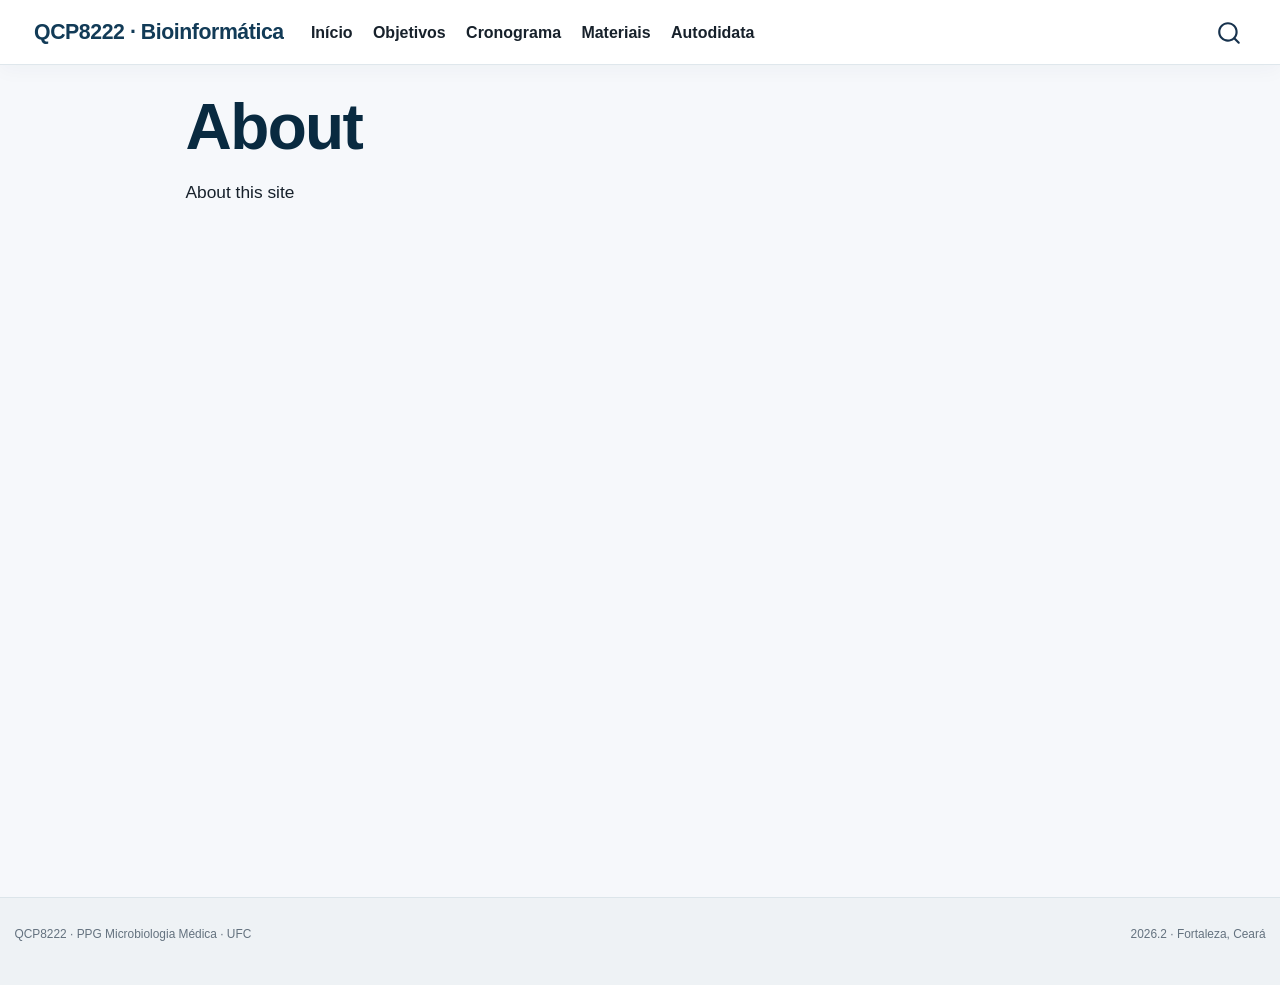
<file: about.html>
<!DOCTYPE html>
<html xmlns="http://www.w3.org/1999/xhtml" lang="pt-BR" xml:lang="pt-BR"><head>

<meta charset="utf-8">
<meta name="generator" content="quarto-1.8.25">

<meta name="viewport" content="width=device-width, initial-scale=1.0, user-scalable=yes">


<title>About – QCP8222 · Bioinformática</title>
<style>
code{white-space: pre-wrap;}
span.smallcaps{font-variant: small-caps;}
div.columns{display: flex; gap: min(4vw, 1.5em);}
div.column{flex: auto; overflow-x: auto;}
div.hanging-indent{margin-left: 1.5em; text-indent: -1.5em;}
ul.task-list{list-style: none;}
ul.task-list li input[type="checkbox"] {
  width: 0.8em;
  margin: 0 0.8em 0.2em -1em; /* quarto-specific, see https://github.com/quarto-dev/quarto-cli/issues/4556 */ 
  vertical-align: middle;
}
</style>


<script src="site_libs/quarto-nav/quarto-nav.js"></script>
<script src="site_libs/clipboard/clipboard.min.js"></script>
<script src="site_libs/quarto-search/autocomplete.umd.js"></script>
<script src="site_libs/quarto-search/fuse.min.js"></script>
<script src="site_libs/quarto-search/quarto-search.js"></script>
<meta name="quarto:offset" content="./">
<link href="./assets/logos/ufc-favicon.png" rel="icon" type="image/png">
<script src="site_libs/quarto-html/quarto.js" type="module"></script>
<script src="site_libs/quarto-html/tabsets/tabsets.js" type="module"></script>
<script src="site_libs/quarto-html/axe/axe-check.js" type="module"></script>
<script src="site_libs/quarto-html/popper.min.js"></script>
<script src="site_libs/quarto-html/tippy.umd.min.js"></script>
<script src="site_libs/quarto-html/anchor.min.js"></script>
<link href="site_libs/quarto-html/tippy.css" rel="stylesheet">
<link href="site_libs/quarto-html/quarto-syntax-highlighting-7b89279ff1a6dce999919e0e67d4d9ec.css" rel="stylesheet" id="quarto-text-highlighting-styles">
<script src="site_libs/bootstrap/bootstrap.min.js"></script>
<link href="site_libs/bootstrap/bootstrap-icons.css" rel="stylesheet">
<link href="site_libs/bootstrap/bootstrap-62b4866e081cb56359cacd9b912dfd72.min.css" rel="stylesheet" append-hash="true" id="quarto-bootstrap" data-mode="light">
<script id="quarto-search-options" type="application/json">{
  "location": "navbar",
  "copy-button": false,
  "collapse-after": 3,
  "panel-placement": "end",
  "type": "overlay",
  "limit": 50,
  "keyboard-shortcut": [
    "f",
    "/",
    "s"
  ],
  "language": {
    "search-no-results-text": "Nenhum resultado",
    "search-matching-documents-text": "documentos correspondentes",
    "search-copy-link-title": "Copiar link para a busca",
    "search-hide-matches-text": "Esconder correspondências adicionais",
    "search-more-match-text": "mais correspondência neste documento",
    "search-more-matches-text": "mais correspondências neste documento",
    "search-clear-button-title": "Limpar",
    "search-text-placeholder": "",
    "search-detached-cancel-button-title": "Cancelar",
    "search-submit-button-title": "Enviar",
    "search-label": "Procurar"
  }
}</script>
<style>html{ scroll-behavior: smooth; }</style>


<link rel="stylesheet" href="assets/css/styles.css">
</head>

<body class="nav-fixed quarto-light">

<div id="quarto-search-results"></div>
  <header id="quarto-header" class="headroom fixed-top">
    <nav class="navbar navbar-expand-lg " data-bs-theme="dark">
      <div class="navbar-container container-fluid">
      <div class="navbar-brand-container mx-auto">
    <a href="./index.html" class="navbar-brand navbar-brand-logo">
    </a>
    <a class="navbar-brand" href="./index.html">
    <span class="navbar-title">QCP8222 · Bioinformática</span>
    </a>
  </div>
            <div id="quarto-search" class="" title="Procurar"></div>
          <button class="navbar-toggler" type="button" data-bs-toggle="collapse" data-bs-target="#navbarCollapse" aria-controls="navbarCollapse" role="menu" aria-expanded="false" aria-label="Alternar de navegação" onclick="if (window.quartoToggleHeadroom) { window.quartoToggleHeadroom(); }">
  <span class="navbar-toggler-icon"></span>
</button>
          <div class="collapse navbar-collapse" id="navbarCollapse">
            <ul class="navbar-nav navbar-nav-scroll me-auto">
  <li class="nav-item">
    <a class="nav-link" href="./index.html"> 
<span class="menu-text">Início</span></a>
  </li>  
  <li class="nav-item">
    <a class="nav-link" href="./index.html#objetivos"> 
<span class="menu-text">Objetivos</span></a>
  </li>  
  <li class="nav-item">
    <a class="nav-link" href="./index.html#cronograma"> 
<span class="menu-text">Cronograma</span></a>
  </li>  
  <li class="nav-item">
    <a class="nav-link" href="./materiais/index.html"> 
<span class="menu-text">Materiais</span></a>
  </li>  
  <li class="nav-item">
    <a class="nav-link" href="./autodidata.html"> 
<span class="menu-text">Autodidata</span></a>
  </li>  
</ul>
          </div> <!-- /navcollapse -->
            <div class="quarto-navbar-tools">
</div>
      </div> <!-- /container-fluid -->
    </nav>
</header>
<!-- content -->
<div id="quarto-content" class="quarto-container page-columns page-rows-contents page-layout-article page-navbar">
<!-- sidebar -->
<!-- margin-sidebar -->
    <div id="quarto-margin-sidebar" class="sidebar margin-sidebar zindex-bottom">
        
    </div>
<!-- main -->
<main class="content" id="quarto-document-content">

<header id="title-block-header" class="quarto-title-block default">
<div class="quarto-title">
<h1 class="title">About</h1>
</div>



<div class="quarto-title-meta">

    
  
    
  </div>
  


</header>


<p>About this site</p>



</main> <!-- /main -->
<script>
document.addEventListener('DOMContentLoaded', function () {
  const external = document.querySelectorAll('a[href^="http"]');
  external.forEach(a => {
    if (!a.getAttribute('aria-label')) {
      a.setAttribute('aria-label', (a.textContent.trim() || 'Link externo') + ' (abre em nova aba)');
    }
  });
});
</script>
<script id="quarto-html-after-body" type="application/javascript">
  window.document.addEventListener("DOMContentLoaded", function (event) {
    const icon = "";
    const anchorJS = new window.AnchorJS();
    anchorJS.options = {
      placement: 'right',
      icon: icon
    };
    anchorJS.add('.anchored');
    const isCodeAnnotation = (el) => {
      for (const clz of el.classList) {
        if (clz.startsWith('code-annotation-')) {                     
          return true;
        }
      }
      return false;
    }
    const onCopySuccess = function(e) {
      // button target
      const button = e.trigger;
      // don't keep focus
      button.blur();
      // flash "checked"
      button.classList.add('code-copy-button-checked');
      var currentTitle = button.getAttribute("title");
      button.setAttribute("title", "Copiada");
      let tooltip;
      if (window.bootstrap) {
        button.setAttribute("data-bs-toggle", "tooltip");
        button.setAttribute("data-bs-placement", "left");
        button.setAttribute("data-bs-title", "Copiada");
        tooltip = new bootstrap.Tooltip(button, 
          { trigger: "manual", 
            customClass: "code-copy-button-tooltip",
            offset: [0, -8]});
        tooltip.show();    
      }
      setTimeout(function() {
        if (tooltip) {
          tooltip.hide();
          button.removeAttribute("data-bs-title");
          button.removeAttribute("data-bs-toggle");
          button.removeAttribute("data-bs-placement");
        }
        button.setAttribute("title", currentTitle);
        button.classList.remove('code-copy-button-checked');
      }, 1000);
      // clear code selection
      e.clearSelection();
    }
    const getTextToCopy = function(trigger) {
      const outerScaffold = trigger.parentElement.cloneNode(true);
      const codeEl = outerScaffold.querySelector('code');
      for (const childEl of codeEl.children) {
        if (isCodeAnnotation(childEl)) {
          childEl.remove();
        }
      }
      return codeEl.innerText;
    }
    const clipboard = new window.ClipboardJS('.code-copy-button:not([data-in-quarto-modal])', {
      text: getTextToCopy
    });
    clipboard.on('success', onCopySuccess);
    if (window.document.getElementById('quarto-embedded-source-code-modal')) {
      const clipboardModal = new window.ClipboardJS('.code-copy-button[data-in-quarto-modal]', {
        text: getTextToCopy,
        container: window.document.getElementById('quarto-embedded-source-code-modal')
      });
      clipboardModal.on('success', onCopySuccess);
    }
      var localhostRegex = new RegExp(/^(?:http|https):\/\/localhost\:?[0-9]*\//);
      var mailtoRegex = new RegExp(/^mailto:/);
        var filterRegex = new RegExp("https:\/\/felipemesquita-bio\.github\.io\/2026\.2_QCP8222_Bioinformatica_PPGMM_UFC\/");
      var isInternal = (href) => {
          return filterRegex.test(href) || localhostRegex.test(href) || mailtoRegex.test(href);
      }
      // Inspect non-navigation links and adorn them if external
     var links = window.document.querySelectorAll('a[href]:not(.nav-link):not(.navbar-brand):not(.toc-action):not(.sidebar-link):not(.sidebar-item-toggle):not(.pagination-link):not(.no-external):not([aria-hidden]):not(.dropdown-item):not(.quarto-navigation-tool):not(.about-link)');
      for (var i=0; i<links.length; i++) {
        const link = links[i];
        if (!isInternal(link.href)) {
          // undo the damage that might have been done by quarto-nav.js in the case of
          // links that we want to consider external
          if (link.dataset.originalHref !== undefined) {
            link.href = link.dataset.originalHref;
          }
            // target, if specified
            link.setAttribute("target", "_blank");
            if (link.getAttribute("rel") === null) {
              link.setAttribute("rel", "noopener");
            }
        }
      }
    function tippyHover(el, contentFn, onTriggerFn, onUntriggerFn) {
      const config = {
        allowHTML: true,
        maxWidth: 500,
        delay: 100,
        arrow: false,
        appendTo: function(el) {
            return el.parentElement;
        },
        interactive: true,
        interactiveBorder: 10,
        theme: 'quarto',
        placement: 'bottom-start',
      };
      if (contentFn) {
        config.content = contentFn;
      }
      if (onTriggerFn) {
        config.onTrigger = onTriggerFn;
      }
      if (onUntriggerFn) {
        config.onUntrigger = onUntriggerFn;
      }
      window.tippy(el, config); 
    }
    const noterefs = window.document.querySelectorAll('a[role="doc-noteref"]');
    for (var i=0; i<noterefs.length; i++) {
      const ref = noterefs[i];
      tippyHover(ref, function() {
        // use id or data attribute instead here
        let href = ref.getAttribute('data-footnote-href') || ref.getAttribute('href');
        try { href = new URL(href).hash; } catch {}
        const id = href.replace(/^#\/?/, "");
        const note = window.document.getElementById(id);
        if (note) {
          return note.innerHTML;
        } else {
          return "";
        }
      });
    }
    const xrefs = window.document.querySelectorAll('a.quarto-xref');
    const processXRef = (id, note) => {
      // Strip column container classes
      const stripColumnClz = (el) => {
        el.classList.remove("page-full", "page-columns");
        if (el.children) {
          for (const child of el.children) {
            stripColumnClz(child);
          }
        }
      }
      stripColumnClz(note)
      if (id === null || id.startsWith('sec-')) {
        // Special case sections, only their first couple elements
        const container = document.createElement("div");
        if (note.children && note.children.length > 2) {
          container.appendChild(note.children[0].cloneNode(true));
          for (let i = 1; i < note.children.length; i++) {
            const child = note.children[i];
            if (child.tagName === "P" && child.innerText === "") {
              continue;
            } else {
              container.appendChild(child.cloneNode(true));
              break;
            }
          }
          if (window.Quarto?.typesetMath) {
            window.Quarto.typesetMath(container);
          }
          return container.innerHTML
        } else {
          if (window.Quarto?.typesetMath) {
            window.Quarto.typesetMath(note);
          }
          return note.innerHTML;
        }
      } else {
        // Remove any anchor links if they are present
        const anchorLink = note.querySelector('a.anchorjs-link');
        if (anchorLink) {
          anchorLink.remove();
        }
        if (window.Quarto?.typesetMath) {
          window.Quarto.typesetMath(note);
        }
        if (note.classList.contains("callout")) {
          return note.outerHTML;
        } else {
          return note.innerHTML;
        }
      }
    }
    for (var i=0; i<xrefs.length; i++) {
      const xref = xrefs[i];
      tippyHover(xref, undefined, function(instance) {
        instance.disable();
        let url = xref.getAttribute('href');
        let hash = undefined; 
        if (url.startsWith('#')) {
          hash = url;
        } else {
          try { hash = new URL(url).hash; } catch {}
        }
        if (hash) {
          const id = hash.replace(/^#\/?/, "");
          const note = window.document.getElementById(id);
          if (note !== null) {
            try {
              const html = processXRef(id, note.cloneNode(true));
              instance.setContent(html);
            } finally {
              instance.enable();
              instance.show();
            }
          } else {
            // See if we can fetch this
            fetch(url.split('#')[0])
            .then(res => res.text())
            .then(html => {
              const parser = new DOMParser();
              const htmlDoc = parser.parseFromString(html, "text/html");
              const note = htmlDoc.getElementById(id);
              if (note !== null) {
                const html = processXRef(id, note);
                instance.setContent(html);
              } 
            }).finally(() => {
              instance.enable();
              instance.show();
            });
          }
        } else {
          // See if we can fetch a full url (with no hash to target)
          // This is a special case and we should probably do some content thinning / targeting
          fetch(url)
          .then(res => res.text())
          .then(html => {
            const parser = new DOMParser();
            const htmlDoc = parser.parseFromString(html, "text/html");
            const note = htmlDoc.querySelector('main.content');
            if (note !== null) {
              // This should only happen for chapter cross references
              // (since there is no id in the URL)
              // remove the first header
              if (note.children.length > 0 && note.children[0].tagName === "HEADER") {
                note.children[0].remove();
              }
              const html = processXRef(null, note);
              instance.setContent(html);
            } 
          }).finally(() => {
            instance.enable();
            instance.show();
          });
        }
      }, function(instance) {
      });
    }
        let selectedAnnoteEl;
        const selectorForAnnotation = ( cell, annotation) => {
          let cellAttr = 'data-code-cell="' + cell + '"';
          let lineAttr = 'data-code-annotation="' +  annotation + '"';
          const selector = 'span[' + cellAttr + '][' + lineAttr + ']';
          return selector;
        }
        const selectCodeLines = (annoteEl) => {
          const doc = window.document;
          const targetCell = annoteEl.getAttribute("data-target-cell");
          const targetAnnotation = annoteEl.getAttribute("data-target-annotation");
          const annoteSpan = window.document.querySelector(selectorForAnnotation(targetCell, targetAnnotation));
          const lines = annoteSpan.getAttribute("data-code-lines").split(",");
          const lineIds = lines.map((line) => {
            return targetCell + "-" + line;
          })
          let top = null;
          let height = null;
          let parent = null;
          if (lineIds.length > 0) {
              //compute the position of the single el (top and bottom and make a div)
              const el = window.document.getElementById(lineIds[0]);
              top = el.offsetTop;
              height = el.offsetHeight;
              parent = el.parentElement.parentElement;
            if (lineIds.length > 1) {
              const lastEl = window.document.getElementById(lineIds[lineIds.length - 1]);
              const bottom = lastEl.offsetTop + lastEl.offsetHeight;
              height = bottom - top;
            }
            if (top !== null && height !== null && parent !== null) {
              // cook up a div (if necessary) and position it 
              let div = window.document.getElementById("code-annotation-line-highlight");
              if (div === null) {
                div = window.document.createElement("div");
                div.setAttribute("id", "code-annotation-line-highlight");
                div.style.position = 'absolute';
                parent.appendChild(div);
              }
              div.style.top = top - 2 + "px";
              div.style.height = height + 4 + "px";
              div.style.left = 0;
              let gutterDiv = window.document.getElementById("code-annotation-line-highlight-gutter");
              if (gutterDiv === null) {
                gutterDiv = window.document.createElement("div");
                gutterDiv.setAttribute("id", "code-annotation-line-highlight-gutter");
                gutterDiv.style.position = 'absolute';
                const codeCell = window.document.getElementById(targetCell);
                const gutter = codeCell.querySelector('.code-annotation-gutter');
                gutter.appendChild(gutterDiv);
              }
              gutterDiv.style.top = top - 2 + "px";
              gutterDiv.style.height = height + 4 + "px";
            }
            selectedAnnoteEl = annoteEl;
          }
        };
        const unselectCodeLines = () => {
          const elementsIds = ["code-annotation-line-highlight", "code-annotation-line-highlight-gutter"];
          elementsIds.forEach((elId) => {
            const div = window.document.getElementById(elId);
            if (div) {
              div.remove();
            }
          });
          selectedAnnoteEl = undefined;
        };
          // Handle positioning of the toggle
      window.addEventListener(
        "resize",
        throttle(() => {
          elRect = undefined;
          if (selectedAnnoteEl) {
            selectCodeLines(selectedAnnoteEl);
          }
        }, 10)
      );
      function throttle(fn, ms) {
      let throttle = false;
      let timer;
        return (...args) => {
          if(!throttle) { // first call gets through
              fn.apply(this, args);
              throttle = true;
          } else { // all the others get throttled
              if(timer) clearTimeout(timer); // cancel #2
              timer = setTimeout(() => {
                fn.apply(this, args);
                timer = throttle = false;
              }, ms);
          }
        };
      }
        // Attach click handler to the DT
        const annoteDls = window.document.querySelectorAll('dt[data-target-cell]');
        for (const annoteDlNode of annoteDls) {
          annoteDlNode.addEventListener('click', (event) => {
            const clickedEl = event.target;
            if (clickedEl !== selectedAnnoteEl) {
              unselectCodeLines();
              const activeEl = window.document.querySelector('dt[data-target-cell].code-annotation-active');
              if (activeEl) {
                activeEl.classList.remove('code-annotation-active');
              }
              selectCodeLines(clickedEl);
              clickedEl.classList.add('code-annotation-active');
            } else {
              // Unselect the line
              unselectCodeLines();
              clickedEl.classList.remove('code-annotation-active');
            }
          });
        }
    const findCites = (el) => {
      const parentEl = el.parentElement;
      if (parentEl) {
        const cites = parentEl.dataset.cites;
        if (cites) {
          return {
            el,
            cites: cites.split(' ')
          };
        } else {
          return findCites(el.parentElement)
        }
      } else {
        return undefined;
      }
    };
    var bibliorefs = window.document.querySelectorAll('a[role="doc-biblioref"]');
    for (var i=0; i<bibliorefs.length; i++) {
      const ref = bibliorefs[i];
      const citeInfo = findCites(ref);
      if (citeInfo) {
        tippyHover(citeInfo.el, function() {
          var popup = window.document.createElement('div');
          citeInfo.cites.forEach(function(cite) {
            var citeDiv = window.document.createElement('div');
            citeDiv.classList.add('hanging-indent');
            citeDiv.classList.add('csl-entry');
            var biblioDiv = window.document.getElementById('ref-' + cite);
            if (biblioDiv) {
              citeDiv.innerHTML = biblioDiv.innerHTML;
            }
            popup.appendChild(citeDiv);
          });
          return popup.innerHTML;
        });
      }
    }
  });
  </script>
</div> <!-- /content -->
<footer class="footer">
  <div class="nav-footer">
    <div class="nav-footer-left">
<p>QCP8222 · PPG Microbiologia Médica · UFC</p>
</div>   
    <div class="nav-footer-center">
      &nbsp;
    </div>
    <div class="nav-footer-right">
<p>2026.2 · Fortaleza, Ceará</p>
</div>
  </div>
</footer>




<script src="site_libs/quarto-html/zenscroll-min.js"></script>
</body></html>
</file>
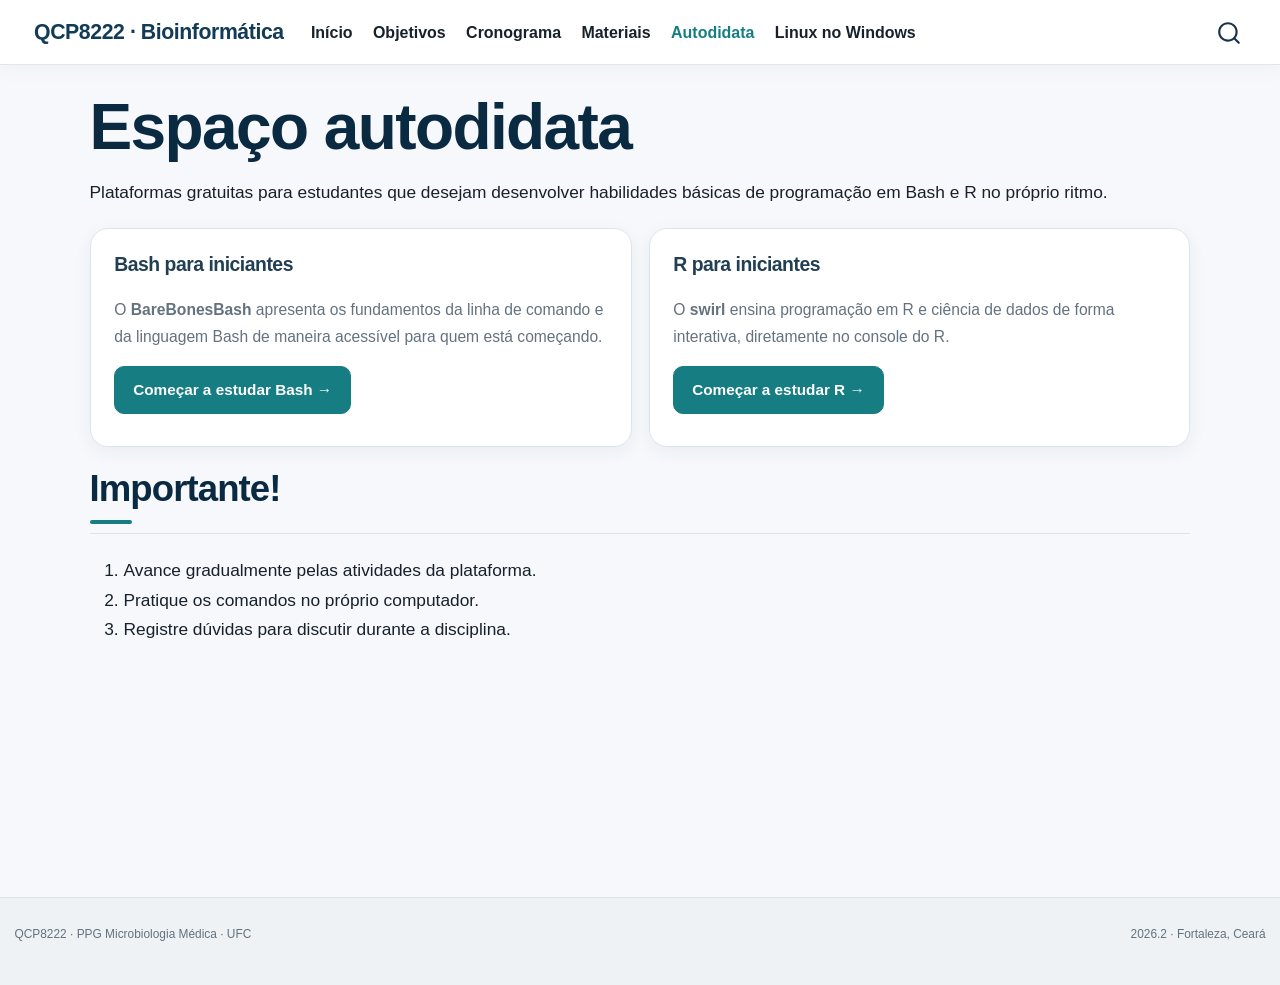
<file: autodidata.html>
<!DOCTYPE html>
<html xmlns="http://www.w3.org/1999/xhtml" lang="pt-BR" xml:lang="pt-BR"><head>

<meta charset="utf-8">
<meta name="generator" content="quarto-1.8.25">

<meta name="viewport" content="width=device-width, initial-scale=1.0, user-scalable=yes">


<title>Espaço autodidata – QCP8222 · Bioinformática</title>
<style>
code{white-space: pre-wrap;}
span.smallcaps{font-variant: small-caps;}
div.columns{display: flex; gap: min(4vw, 1.5em);}
div.column{flex: auto; overflow-x: auto;}
div.hanging-indent{margin-left: 1.5em; text-indent: -1.5em;}
ul.task-list{list-style: none;}
ul.task-list li input[type="checkbox"] {
  width: 0.8em;
  margin: 0 0.8em 0.2em -1em; /* quarto-specific, see https://github.com/quarto-dev/quarto-cli/issues/4556 */ 
  vertical-align: middle;
}
</style>


<script src="site_libs/quarto-nav/quarto-nav.js"></script>
<script src="site_libs/clipboard/clipboard.min.js"></script>
<script src="site_libs/quarto-search/autocomplete.umd.js"></script>
<script src="site_libs/quarto-search/fuse.min.js"></script>
<script src="site_libs/quarto-search/quarto-search.js"></script>
<meta name="quarto:offset" content="./">
<link href="./assets/logos/ufc-favicon.png" rel="icon" type="image/png">
<script src="site_libs/quarto-html/quarto.js" type="module"></script>
<script src="site_libs/quarto-html/tabsets/tabsets.js" type="module"></script>
<script src="site_libs/quarto-html/axe/axe-check.js" type="module"></script>
<script src="site_libs/quarto-html/popper.min.js"></script>
<script src="site_libs/quarto-html/tippy.umd.min.js"></script>
<script src="site_libs/quarto-html/anchor.min.js"></script>
<link href="site_libs/quarto-html/tippy.css" rel="stylesheet">
<link href="site_libs/quarto-html/quarto-syntax-highlighting-7b89279ff1a6dce999919e0e67d4d9ec.css" rel="stylesheet" id="quarto-text-highlighting-styles">
<script src="site_libs/bootstrap/bootstrap.min.js"></script>
<link href="site_libs/bootstrap/bootstrap-icons.css" rel="stylesheet">
<link href="site_libs/bootstrap/bootstrap-62b4866e081cb56359cacd9b912dfd72.min.css" rel="stylesheet" append-hash="true" id="quarto-bootstrap" data-mode="light">
<script id="quarto-search-options" type="application/json">{
  "location": "navbar",
  "copy-button": false,
  "collapse-after": 3,
  "panel-placement": "end",
  "type": "overlay",
  "limit": 50,
  "keyboard-shortcut": [
    "f",
    "/",
    "s"
  ],
  "language": {
    "search-no-results-text": "Nenhum resultado",
    "search-matching-documents-text": "documentos correspondentes",
    "search-copy-link-title": "Copiar link para a busca",
    "search-hide-matches-text": "Esconder correspondências adicionais",
    "search-more-match-text": "mais correspondência neste documento",
    "search-more-matches-text": "mais correspondências neste documento",
    "search-clear-button-title": "Limpar",
    "search-text-placeholder": "",
    "search-detached-cancel-button-title": "Cancelar",
    "search-submit-button-title": "Enviar",
    "search-label": "Procurar"
  }
}</script>
<style>html{ scroll-behavior: smooth; }</style>


<link rel="stylesheet" href="assets/css/styles.css">
</head>

<body class="nav-fixed quarto-light">

<div id="quarto-search-results"></div>
  <header id="quarto-header" class="headroom fixed-top">
    <nav class="navbar navbar-expand-lg " data-bs-theme="dark">
      <div class="navbar-container container-fluid">
      <div class="navbar-brand-container mx-auto">
    <a href="./index.html" class="navbar-brand navbar-brand-logo">
    </a>
    <a class="navbar-brand" href="./index.html">
    <span class="navbar-title">QCP8222 · Bioinformática</span>
    </a>
  </div>
            <div id="quarto-search" class="" title="Procurar"></div>
          <button class="navbar-toggler" type="button" data-bs-toggle="collapse" data-bs-target="#navbarCollapse" aria-controls="navbarCollapse" role="menu" aria-expanded="false" aria-label="Alternar de navegação" onclick="if (window.quartoToggleHeadroom) { window.quartoToggleHeadroom(); }">
  <span class="navbar-toggler-icon"></span>
</button>
          <div class="collapse navbar-collapse" id="navbarCollapse">
            <ul class="navbar-nav navbar-nav-scroll me-auto">
  <li class="nav-item">
    <a class="nav-link" href="./index.html"> 
<span class="menu-text">Início</span></a>
  </li>  
  <li class="nav-item">
    <a class="nav-link" href="./index.html#objetivos"> 
<span class="menu-text">Objetivos</span></a>
  </li>  
  <li class="nav-item">
    <a class="nav-link" href="./index.html#cronograma"> 
<span class="menu-text">Cronograma</span></a>
  </li>  
  <li class="nav-item">
    <a class="nav-link" href="./materiais/index.html"> 
<span class="menu-text">Materiais</span></a>
  </li>  
  <li class="nav-item">
    <a class="nav-link active" href="./autodidata.html" aria-current="page"> 
<span class="menu-text">Autodidata</span></a>
  </li>  
  <li class="nav-item">
    <a class="nav-link" href="./wsl.html"> 
<span class="menu-text">Linux no Windows</span></a>
  </li>  
</ul>
          </div> <!-- /navcollapse -->
            <div class="quarto-navbar-tools">
</div>
      </div> <!-- /container-fluid -->
    </nav>
</header>
<!-- content -->
<div id="quarto-content" class="quarto-container page-columns page-rows-contents page-layout-full page-navbar">
<!-- sidebar -->
<!-- margin-sidebar -->
    
<!-- main -->
<main class="content column-page" id="quarto-document-content">

<header id="title-block-header" class="quarto-title-block default">
<div class="quarto-title">
<h1 class="title">Espaço autodidata</h1>
</div>



<div class="quarto-title-meta column-page">

    
  
    
  </div>
  


</header>


<p>Plataformas gratuitas para estudantes que desejam desenvolver habilidades básicas de programação em Bash e R no próprio ritmo.</p>
<div class="resource-grid">
<section id="bash-para-iniciantes" class="level3 resource-box">
<h3 class="anchored" data-anchor-id="bash-para-iniciantes">Bash para iniciantes</h3>
<p>O <strong>BareBonesBash</strong> apresenta os fundamentos da linha de comando e da linguagem Bash de maneira acessível para quem está começando.</p>
<p><a href="https://barebonesbash.github.io/#/" class="btn btn-primary">Começar a estudar Bash →</a></p>
</section>
<section id="r-para-iniciantes" class="level3 resource-box">
<h3 class="anchored" data-anchor-id="r-para-iniciantes">R para iniciantes</h3>
<p>O <strong>swirl</strong> ensina programação em R e ciência de dados de forma interativa, diretamente no console do R.</p>
<p><a href="https://swirlstats.com/" class="btn btn-primary">Começar a estudar R →</a></p>
</section>
</div>
<section id="importante" class="level2">
<h2 class="anchored" data-anchor-id="importante">Importante!</h2>
<ol type="1">
<li>Avance gradualmente pelas atividades da plataforma.</li>
<li>Pratique os comandos no próprio computador.</li>
<li>Registre dúvidas para discutir durante a disciplina.</li>
</ol>


</section>

</main> <!-- /main -->
<script>
document.addEventListener('DOMContentLoaded', function () {
  const external = document.querySelectorAll('a[href^="http"]');
  external.forEach(a => {
    if (!a.getAttribute('aria-label')) {
      a.setAttribute('aria-label', (a.textContent.trim() || 'Link externo') + ' (abre em nova aba)');
    }
  });
});
</script>
<script id="quarto-html-after-body" type="application/javascript">
  window.document.addEventListener("DOMContentLoaded", function (event) {
    const icon = "";
    const anchorJS = new window.AnchorJS();
    anchorJS.options = {
      placement: 'right',
      icon: icon
    };
    anchorJS.add('.anchored');
    const isCodeAnnotation = (el) => {
      for (const clz of el.classList) {
        if (clz.startsWith('code-annotation-')) {                     
          return true;
        }
      }
      return false;
    }
    const onCopySuccess = function(e) {
      // button target
      const button = e.trigger;
      // don't keep focus
      button.blur();
      // flash "checked"
      button.classList.add('code-copy-button-checked');
      var currentTitle = button.getAttribute("title");
      button.setAttribute("title", "Copiada");
      let tooltip;
      if (window.bootstrap) {
        button.setAttribute("data-bs-toggle", "tooltip");
        button.setAttribute("data-bs-placement", "left");
        button.setAttribute("data-bs-title", "Copiada");
        tooltip = new bootstrap.Tooltip(button, 
          { trigger: "manual", 
            customClass: "code-copy-button-tooltip",
            offset: [0, -8]});
        tooltip.show();    
      }
      setTimeout(function() {
        if (tooltip) {
          tooltip.hide();
          button.removeAttribute("data-bs-title");
          button.removeAttribute("data-bs-toggle");
          button.removeAttribute("data-bs-placement");
        }
        button.setAttribute("title", currentTitle);
        button.classList.remove('code-copy-button-checked');
      }, 1000);
      // clear code selection
      e.clearSelection();
    }
    const getTextToCopy = function(trigger) {
      const outerScaffold = trigger.parentElement.cloneNode(true);
      const codeEl = outerScaffold.querySelector('code');
      for (const childEl of codeEl.children) {
        if (isCodeAnnotation(childEl)) {
          childEl.remove();
        }
      }
      return codeEl.innerText;
    }
    const clipboard = new window.ClipboardJS('.code-copy-button:not([data-in-quarto-modal])', {
      text: getTextToCopy
    });
    clipboard.on('success', onCopySuccess);
    if (window.document.getElementById('quarto-embedded-source-code-modal')) {
      const clipboardModal = new window.ClipboardJS('.code-copy-button[data-in-quarto-modal]', {
        text: getTextToCopy,
        container: window.document.getElementById('quarto-embedded-source-code-modal')
      });
      clipboardModal.on('success', onCopySuccess);
    }
      var localhostRegex = new RegExp(/^(?:http|https):\/\/localhost\:?[0-9]*\//);
      var mailtoRegex = new RegExp(/^mailto:/);
        var filterRegex = new RegExp("https:\/\/felipemesquita-bio\.github\.io\/2026\.2_QCP8222_Bioinformatica_PPGMM_UFC\/");
      var isInternal = (href) => {
          return filterRegex.test(href) || localhostRegex.test(href) || mailtoRegex.test(href);
      }
      // Inspect non-navigation links and adorn them if external
     var links = window.document.querySelectorAll('a[href]:not(.nav-link):not(.navbar-brand):not(.toc-action):not(.sidebar-link):not(.sidebar-item-toggle):not(.pagination-link):not(.no-external):not([aria-hidden]):not(.dropdown-item):not(.quarto-navigation-tool):not(.about-link)');
      for (var i=0; i<links.length; i++) {
        const link = links[i];
        if (!isInternal(link.href)) {
          // undo the damage that might have been done by quarto-nav.js in the case of
          // links that we want to consider external
          if (link.dataset.originalHref !== undefined) {
            link.href = link.dataset.originalHref;
          }
            // target, if specified
            link.setAttribute("target", "_blank");
            if (link.getAttribute("rel") === null) {
              link.setAttribute("rel", "noopener");
            }
        }
      }
    function tippyHover(el, contentFn, onTriggerFn, onUntriggerFn) {
      const config = {
        allowHTML: true,
        maxWidth: 500,
        delay: 100,
        arrow: false,
        appendTo: function(el) {
            return el.parentElement;
        },
        interactive: true,
        interactiveBorder: 10,
        theme: 'quarto',
        placement: 'bottom-start',
      };
      if (contentFn) {
        config.content = contentFn;
      }
      if (onTriggerFn) {
        config.onTrigger = onTriggerFn;
      }
      if (onUntriggerFn) {
        config.onUntrigger = onUntriggerFn;
      }
      window.tippy(el, config); 
    }
    const noterefs = window.document.querySelectorAll('a[role="doc-noteref"]');
    for (var i=0; i<noterefs.length; i++) {
      const ref = noterefs[i];
      tippyHover(ref, function() {
        // use id or data attribute instead here
        let href = ref.getAttribute('data-footnote-href') || ref.getAttribute('href');
        try { href = new URL(href).hash; } catch {}
        const id = href.replace(/^#\/?/, "");
        const note = window.document.getElementById(id);
        if (note) {
          return note.innerHTML;
        } else {
          return "";
        }
      });
    }
    const xrefs = window.document.querySelectorAll('a.quarto-xref');
    const processXRef = (id, note) => {
      // Strip column container classes
      const stripColumnClz = (el) => {
        el.classList.remove("page-full", "page-columns");
        if (el.children) {
          for (const child of el.children) {
            stripColumnClz(child);
          }
        }
      }
      stripColumnClz(note)
      if (id === null || id.startsWith('sec-')) {
        // Special case sections, only their first couple elements
        const container = document.createElement("div");
        if (note.children && note.children.length > 2) {
          container.appendChild(note.children[0].cloneNode(true));
          for (let i = 1; i < note.children.length; i++) {
            const child = note.children[i];
            if (child.tagName === "P" && child.innerText === "") {
              continue;
            } else {
              container.appendChild(child.cloneNode(true));
              break;
            }
          }
          if (window.Quarto?.typesetMath) {
            window.Quarto.typesetMath(container);
          }
          return container.innerHTML
        } else {
          if (window.Quarto?.typesetMath) {
            window.Quarto.typesetMath(note);
          }
          return note.innerHTML;
        }
      } else {
        // Remove any anchor links if they are present
        const anchorLink = note.querySelector('a.anchorjs-link');
        if (anchorLink) {
          anchorLink.remove();
        }
        if (window.Quarto?.typesetMath) {
          window.Quarto.typesetMath(note);
        }
        if (note.classList.contains("callout")) {
          return note.outerHTML;
        } else {
          return note.innerHTML;
        }
      }
    }
    for (var i=0; i<xrefs.length; i++) {
      const xref = xrefs[i];
      tippyHover(xref, undefined, function(instance) {
        instance.disable();
        let url = xref.getAttribute('href');
        let hash = undefined; 
        if (url.startsWith('#')) {
          hash = url;
        } else {
          try { hash = new URL(url).hash; } catch {}
        }
        if (hash) {
          const id = hash.replace(/^#\/?/, "");
          const note = window.document.getElementById(id);
          if (note !== null) {
            try {
              const html = processXRef(id, note.cloneNode(true));
              instance.setContent(html);
            } finally {
              instance.enable();
              instance.show();
            }
          } else {
            // See if we can fetch this
            fetch(url.split('#')[0])
            .then(res => res.text())
            .then(html => {
              const parser = new DOMParser();
              const htmlDoc = parser.parseFromString(html, "text/html");
              const note = htmlDoc.getElementById(id);
              if (note !== null) {
                const html = processXRef(id, note);
                instance.setContent(html);
              } 
            }).finally(() => {
              instance.enable();
              instance.show();
            });
          }
        } else {
          // See if we can fetch a full url (with no hash to target)
          // This is a special case and we should probably do some content thinning / targeting
          fetch(url)
          .then(res => res.text())
          .then(html => {
            const parser = new DOMParser();
            const htmlDoc = parser.parseFromString(html, "text/html");
            const note = htmlDoc.querySelector('main.content');
            if (note !== null) {
              // This should only happen for chapter cross references
              // (since there is no id in the URL)
              // remove the first header
              if (note.children.length > 0 && note.children[0].tagName === "HEADER") {
                note.children[0].remove();
              }
              const html = processXRef(null, note);
              instance.setContent(html);
            } 
          }).finally(() => {
            instance.enable();
            instance.show();
          });
        }
      }, function(instance) {
      });
    }
        let selectedAnnoteEl;
        const selectorForAnnotation = ( cell, annotation) => {
          let cellAttr = 'data-code-cell="' + cell + '"';
          let lineAttr = 'data-code-annotation="' +  annotation + '"';
          const selector = 'span[' + cellAttr + '][' + lineAttr + ']';
          return selector;
        }
        const selectCodeLines = (annoteEl) => {
          const doc = window.document;
          const targetCell = annoteEl.getAttribute("data-target-cell");
          const targetAnnotation = annoteEl.getAttribute("data-target-annotation");
          const annoteSpan = window.document.querySelector(selectorForAnnotation(targetCell, targetAnnotation));
          const lines = annoteSpan.getAttribute("data-code-lines").split(",");
          const lineIds = lines.map((line) => {
            return targetCell + "-" + line;
          })
          let top = null;
          let height = null;
          let parent = null;
          if (lineIds.length > 0) {
              //compute the position of the single el (top and bottom and make a div)
              const el = window.document.getElementById(lineIds[0]);
              top = el.offsetTop;
              height = el.offsetHeight;
              parent = el.parentElement.parentElement;
            if (lineIds.length > 1) {
              const lastEl = window.document.getElementById(lineIds[lineIds.length - 1]);
              const bottom = lastEl.offsetTop + lastEl.offsetHeight;
              height = bottom - top;
            }
            if (top !== null && height !== null && parent !== null) {
              // cook up a div (if necessary) and position it 
              let div = window.document.getElementById("code-annotation-line-highlight");
              if (div === null) {
                div = window.document.createElement("div");
                div.setAttribute("id", "code-annotation-line-highlight");
                div.style.position = 'absolute';
                parent.appendChild(div);
              }
              div.style.top = top - 2 + "px";
              div.style.height = height + 4 + "px";
              div.style.left = 0;
              let gutterDiv = window.document.getElementById("code-annotation-line-highlight-gutter");
              if (gutterDiv === null) {
                gutterDiv = window.document.createElement("div");
                gutterDiv.setAttribute("id", "code-annotation-line-highlight-gutter");
                gutterDiv.style.position = 'absolute';
                const codeCell = window.document.getElementById(targetCell);
                const gutter = codeCell.querySelector('.code-annotation-gutter');
                gutter.appendChild(gutterDiv);
              }
              gutterDiv.style.top = top - 2 + "px";
              gutterDiv.style.height = height + 4 + "px";
            }
            selectedAnnoteEl = annoteEl;
          }
        };
        const unselectCodeLines = () => {
          const elementsIds = ["code-annotation-line-highlight", "code-annotation-line-highlight-gutter"];
          elementsIds.forEach((elId) => {
            const div = window.document.getElementById(elId);
            if (div) {
              div.remove();
            }
          });
          selectedAnnoteEl = undefined;
        };
          // Handle positioning of the toggle
      window.addEventListener(
        "resize",
        throttle(() => {
          elRect = undefined;
          if (selectedAnnoteEl) {
            selectCodeLines(selectedAnnoteEl);
          }
        }, 10)
      );
      function throttle(fn, ms) {
      let throttle = false;
      let timer;
        return (...args) => {
          if(!throttle) { // first call gets through
              fn.apply(this, args);
              throttle = true;
          } else { // all the others get throttled
              if(timer) clearTimeout(timer); // cancel #2
              timer = setTimeout(() => {
                fn.apply(this, args);
                timer = throttle = false;
              }, ms);
          }
        };
      }
        // Attach click handler to the DT
        const annoteDls = window.document.querySelectorAll('dt[data-target-cell]');
        for (const annoteDlNode of annoteDls) {
          annoteDlNode.addEventListener('click', (event) => {
            const clickedEl = event.target;
            if (clickedEl !== selectedAnnoteEl) {
              unselectCodeLines();
              const activeEl = window.document.querySelector('dt[data-target-cell].code-annotation-active');
              if (activeEl) {
                activeEl.classList.remove('code-annotation-active');
              }
              selectCodeLines(clickedEl);
              clickedEl.classList.add('code-annotation-active');
            } else {
              // Unselect the line
              unselectCodeLines();
              clickedEl.classList.remove('code-annotation-active');
            }
          });
        }
    const findCites = (el) => {
      const parentEl = el.parentElement;
      if (parentEl) {
        const cites = parentEl.dataset.cites;
        if (cites) {
          return {
            el,
            cites: cites.split(' ')
          };
        } else {
          return findCites(el.parentElement)
        }
      } else {
        return undefined;
      }
    };
    var bibliorefs = window.document.querySelectorAll('a[role="doc-biblioref"]');
    for (var i=0; i<bibliorefs.length; i++) {
      const ref = bibliorefs[i];
      const citeInfo = findCites(ref);
      if (citeInfo) {
        tippyHover(citeInfo.el, function() {
          var popup = window.document.createElement('div');
          citeInfo.cites.forEach(function(cite) {
            var citeDiv = window.document.createElement('div');
            citeDiv.classList.add('hanging-indent');
            citeDiv.classList.add('csl-entry');
            var biblioDiv = window.document.getElementById('ref-' + cite);
            if (biblioDiv) {
              citeDiv.innerHTML = biblioDiv.innerHTML;
            }
            popup.appendChild(citeDiv);
          });
          return popup.innerHTML;
        });
      }
    }
  });
  </script>
</div> <!-- /content -->
<footer class="footer">
  <div class="nav-footer">
    <div class="nav-footer-left">
<p>QCP8222 · PPG Microbiologia Médica · UFC</p>
</div>   
    <div class="nav-footer-center">
      &nbsp;
    </div>
    <div class="nav-footer-right">
<p>2026.2 · Fortaleza, Ceará</p>
</div>
  </div>
</footer>




<script src="site_libs/quarto-html/zenscroll-min.js"></script>
</body></html>
</file>
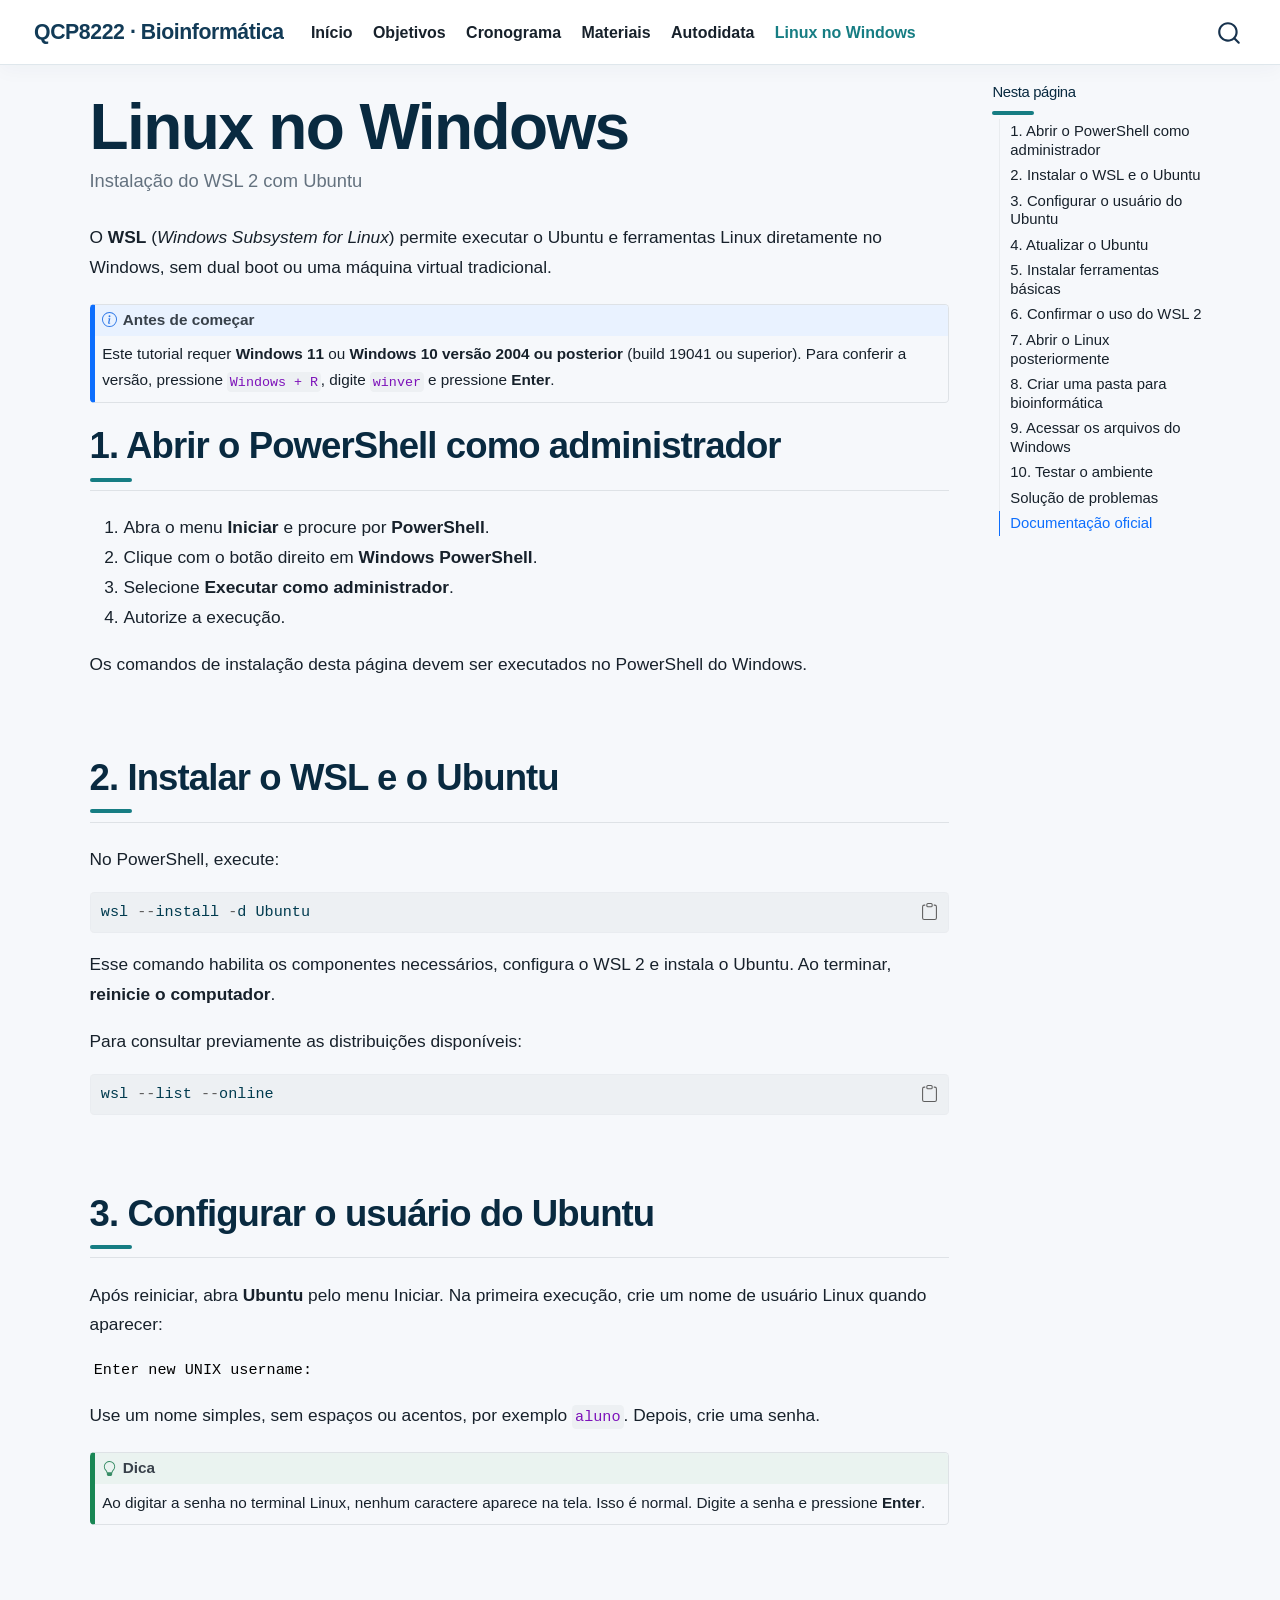
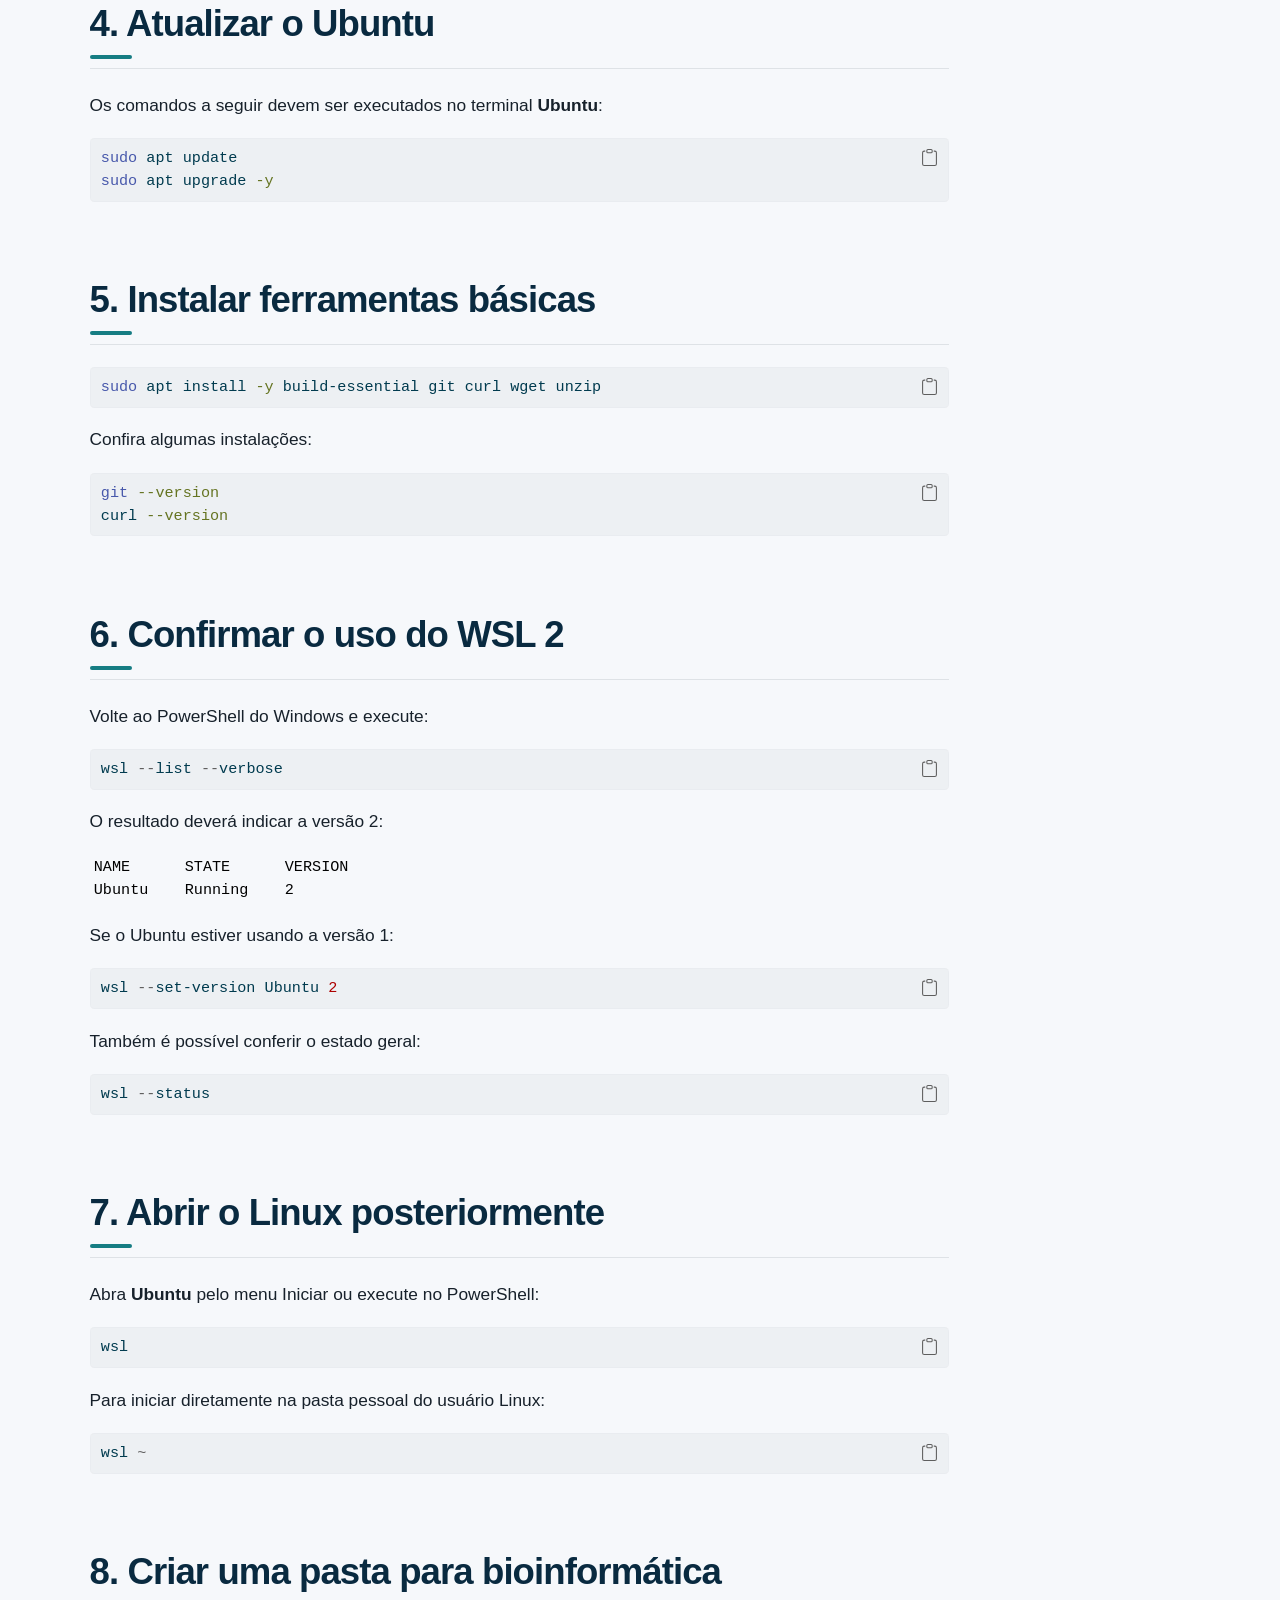
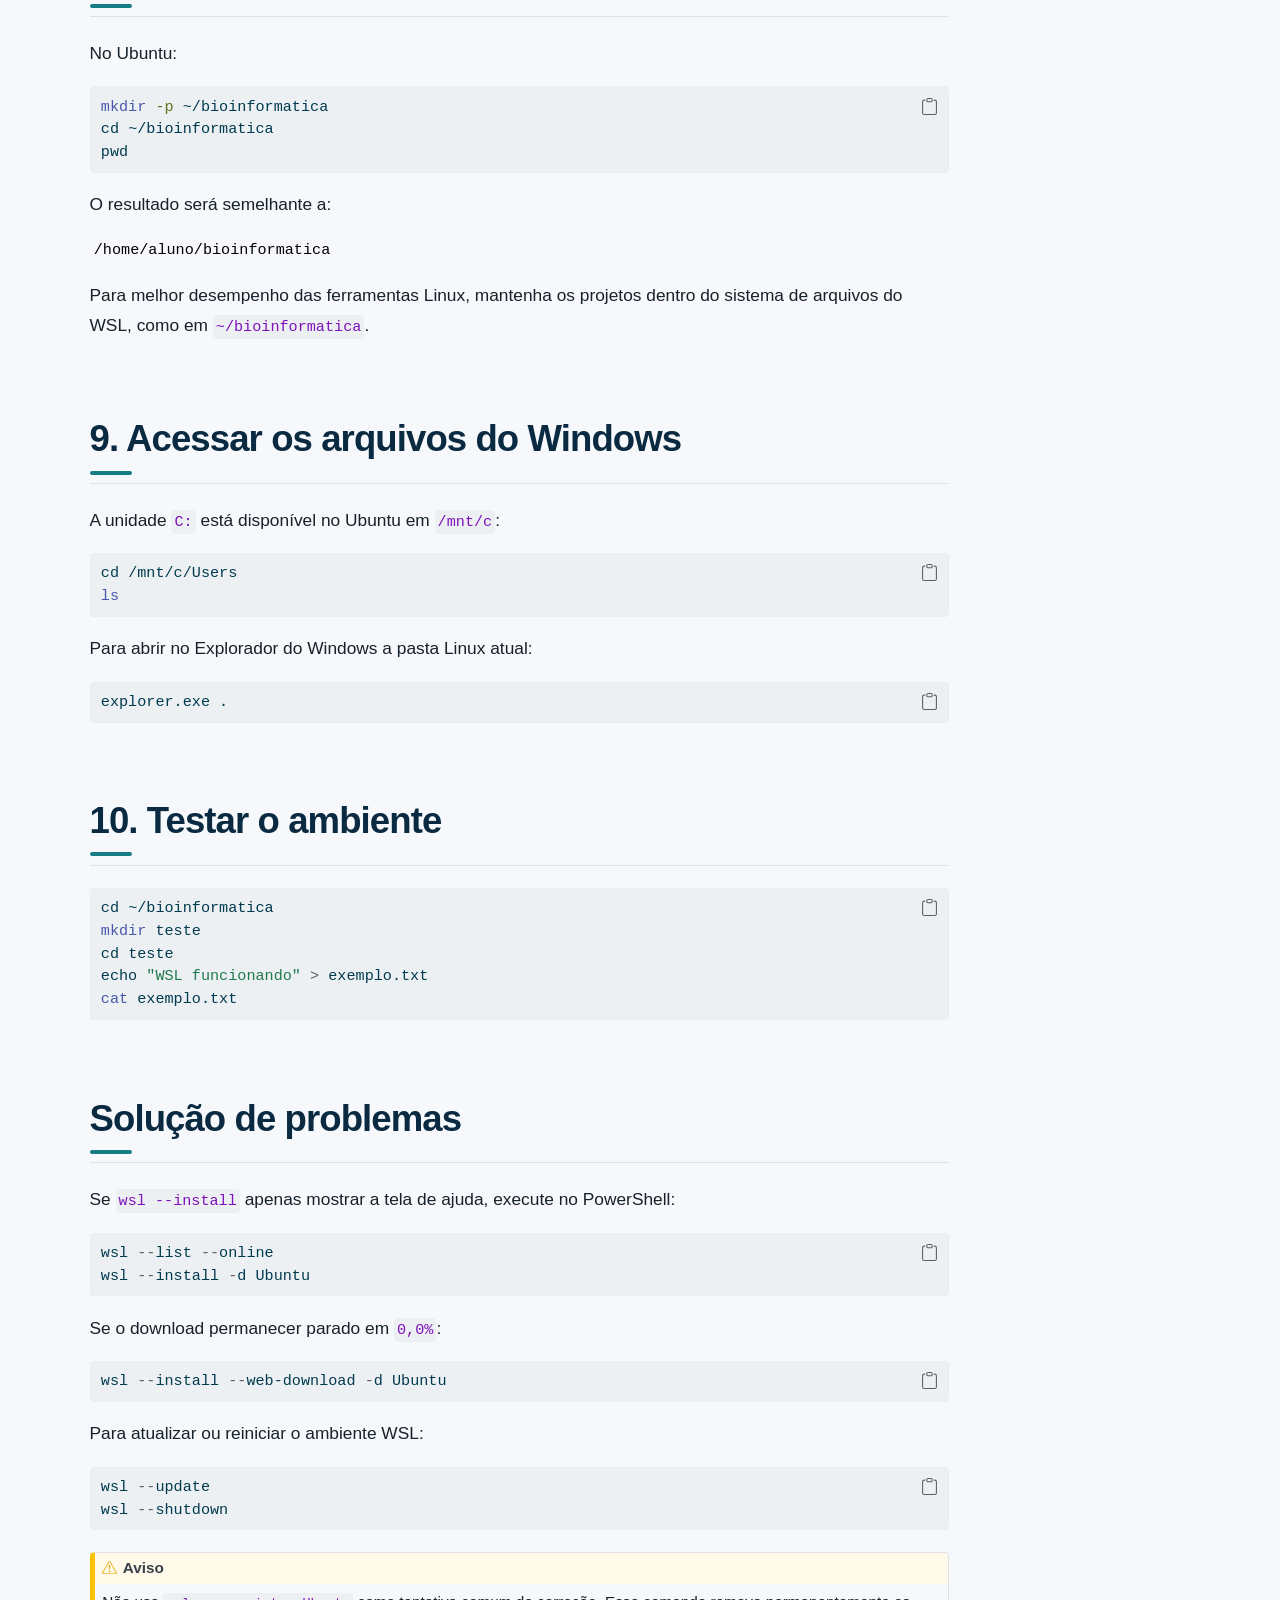
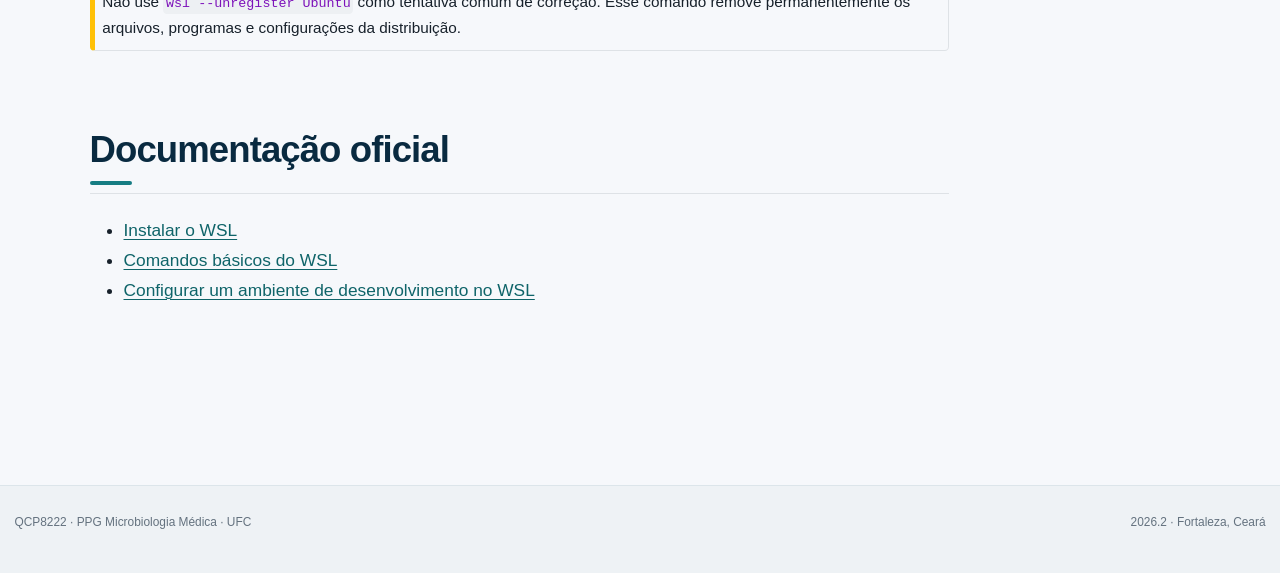
<file: wsl.html>
<!DOCTYPE html>
<html xmlns="http://www.w3.org/1999/xhtml" lang="pt-BR" xml:lang="pt-BR"><head>

<meta charset="utf-8">
<meta name="generator" content="quarto-1.8.25">

<meta name="viewport" content="width=device-width, initial-scale=1.0, user-scalable=yes">


<title>Linux no Windows – QCP8222 · Bioinformática</title>
<style>
code{white-space: pre-wrap;}
span.smallcaps{font-variant: small-caps;}
div.columns{display: flex; gap: min(4vw, 1.5em);}
div.column{flex: auto; overflow-x: auto;}
div.hanging-indent{margin-left: 1.5em; text-indent: -1.5em;}
ul.task-list{list-style: none;}
ul.task-list li input[type="checkbox"] {
  width: 0.8em;
  margin: 0 0.8em 0.2em -1em; /* quarto-specific, see https://github.com/quarto-dev/quarto-cli/issues/4556 */ 
  vertical-align: middle;
}
/* CSS for syntax highlighting */
html { -webkit-text-size-adjust: 100%; }
pre > code.sourceCode { white-space: pre; position: relative; }
pre > code.sourceCode > span { display: inline-block; line-height: 1.25; }
pre > code.sourceCode > span:empty { height: 1.2em; }
.sourceCode { overflow: visible; }
code.sourceCode > span { color: inherit; text-decoration: inherit; }
div.sourceCode { margin: 1em 0; }
pre.sourceCode { margin: 0; }
@media screen {
div.sourceCode { overflow: auto; }
}
@media print {
pre > code.sourceCode { white-space: pre-wrap; }
pre > code.sourceCode > span { text-indent: -5em; padding-left: 5em; }
}
pre.numberSource code
  { counter-reset: source-line 0; }
pre.numberSource code > span
  { position: relative; left: -4em; counter-increment: source-line; }
pre.numberSource code > span > a:first-child::before
  { content: counter(source-line);
    position: relative; left: -1em; text-align: right; vertical-align: baseline;
    border: none; display: inline-block;
    -webkit-touch-callout: none; -webkit-user-select: none;
    -khtml-user-select: none; -moz-user-select: none;
    -ms-user-select: none; user-select: none;
    padding: 0 4px; width: 4em;
  }
pre.numberSource { margin-left: 3em;  padding-left: 4px; }
div.sourceCode
  {   }
@media screen {
pre > code.sourceCode > span > a:first-child::before { text-decoration: underline; }
}
</style>


<script src="site_libs/quarto-nav/quarto-nav.js"></script>
<script src="site_libs/clipboard/clipboard.min.js"></script>
<script src="site_libs/quarto-search/autocomplete.umd.js"></script>
<script src="site_libs/quarto-search/fuse.min.js"></script>
<script src="site_libs/quarto-search/quarto-search.js"></script>
<meta name="quarto:offset" content="./">
<link href="./assets/logos/ufc-favicon.png" rel="icon" type="image/png">
<script src="site_libs/quarto-html/quarto.js" type="module"></script>
<script src="site_libs/quarto-html/tabsets/tabsets.js" type="module"></script>
<script src="site_libs/quarto-html/axe/axe-check.js" type="module"></script>
<script src="site_libs/quarto-html/popper.min.js"></script>
<script src="site_libs/quarto-html/tippy.umd.min.js"></script>
<script src="site_libs/quarto-html/anchor.min.js"></script>
<link href="site_libs/quarto-html/tippy.css" rel="stylesheet">
<link href="site_libs/quarto-html/quarto-syntax-highlighting-7b89279ff1a6dce999919e0e67d4d9ec.css" rel="stylesheet" id="quarto-text-highlighting-styles">
<script src="site_libs/bootstrap/bootstrap.min.js"></script>
<link href="site_libs/bootstrap/bootstrap-icons.css" rel="stylesheet">
<link href="site_libs/bootstrap/bootstrap-62b4866e081cb56359cacd9b912dfd72.min.css" rel="stylesheet" append-hash="true" id="quarto-bootstrap" data-mode="light">
<script id="quarto-search-options" type="application/json">{
  "location": "navbar",
  "copy-button": false,
  "collapse-after": 3,
  "panel-placement": "end",
  "type": "overlay",
  "limit": 50,
  "keyboard-shortcut": [
    "f",
    "/",
    "s"
  ],
  "language": {
    "search-no-results-text": "Nenhum resultado",
    "search-matching-documents-text": "documentos correspondentes",
    "search-copy-link-title": "Copiar link para a busca",
    "search-hide-matches-text": "Esconder correspondências adicionais",
    "search-more-match-text": "mais correspondência neste documento",
    "search-more-matches-text": "mais correspondências neste documento",
    "search-clear-button-title": "Limpar",
    "search-text-placeholder": "",
    "search-detached-cancel-button-title": "Cancelar",
    "search-submit-button-title": "Enviar",
    "search-label": "Procurar"
  }
}</script>
<style>html{ scroll-behavior: smooth; }</style>


<link rel="stylesheet" href="assets/css/styles.css">
</head>

<body class="nav-fixed quarto-light">

<div id="quarto-search-results"></div>
  <header id="quarto-header" class="headroom fixed-top">
    <nav class="navbar navbar-expand-lg " data-bs-theme="dark">
      <div class="navbar-container container-fluid">
      <div class="navbar-brand-container mx-auto">
    <a href="./index.html" class="navbar-brand navbar-brand-logo">
    </a>
    <a class="navbar-brand" href="./index.html">
    <span class="navbar-title">QCP8222 · Bioinformática</span>
    </a>
  </div>
            <div id="quarto-search" class="" title="Procurar"></div>
          <button class="navbar-toggler" type="button" data-bs-toggle="collapse" data-bs-target="#navbarCollapse" aria-controls="navbarCollapse" role="menu" aria-expanded="false" aria-label="Alternar de navegação" onclick="if (window.quartoToggleHeadroom) { window.quartoToggleHeadroom(); }">
  <span class="navbar-toggler-icon"></span>
</button>
          <div class="collapse navbar-collapse" id="navbarCollapse">
            <ul class="navbar-nav navbar-nav-scroll me-auto">
  <li class="nav-item">
    <a class="nav-link" href="./index.html"> 
<span class="menu-text">Início</span></a>
  </li>  
  <li class="nav-item">
    <a class="nav-link" href="./index.html#objetivos"> 
<span class="menu-text">Objetivos</span></a>
  </li>  
  <li class="nav-item">
    <a class="nav-link" href="./index.html#cronograma"> 
<span class="menu-text">Cronograma</span></a>
  </li>  
  <li class="nav-item">
    <a class="nav-link" href="./materiais/index.html"> 
<span class="menu-text">Materiais</span></a>
  </li>  
  <li class="nav-item">
    <a class="nav-link" href="./autodidata.html"> 
<span class="menu-text">Autodidata</span></a>
  </li>  
  <li class="nav-item">
    <a class="nav-link active" href="./wsl.html" aria-current="page"> 
<span class="menu-text">Linux no Windows</span></a>
  </li>  
</ul>
          </div> <!-- /navcollapse -->
            <div class="quarto-navbar-tools">
</div>
      </div> <!-- /container-fluid -->
    </nav>
</header>
<!-- content -->
<div id="quarto-content" class="quarto-container page-columns page-rows-contents page-layout-full page-navbar">
<!-- sidebar -->
<!-- margin-sidebar -->
    <div id="quarto-margin-sidebar" class="sidebar margin-sidebar">
        <nav id="TOC" role="doc-toc" class="toc-active">
    <h2 id="toc-title">Nesta página</h2>
   
  <ul class="collapse">
  <li><a href="#abrir-o-powershell-como-administrador" id="toc-abrir-o-powershell-como-administrador" class="nav-link active" data-scroll-target="#abrir-o-powershell-como-administrador">1. Abrir o PowerShell como administrador</a></li>
  <li><a href="#instalar-o-wsl-e-o-ubuntu" id="toc-instalar-o-wsl-e-o-ubuntu" class="nav-link" data-scroll-target="#instalar-o-wsl-e-o-ubuntu">2. Instalar o WSL e o Ubuntu</a></li>
  <li><a href="#configurar-o-usuário-do-ubuntu" id="toc-configurar-o-usuário-do-ubuntu" class="nav-link" data-scroll-target="#configurar-o-usuário-do-ubuntu">3. Configurar o usuário do Ubuntu</a></li>
  <li><a href="#atualizar-o-ubuntu" id="toc-atualizar-o-ubuntu" class="nav-link" data-scroll-target="#atualizar-o-ubuntu">4. Atualizar o Ubuntu</a></li>
  <li><a href="#instalar-ferramentas-básicas" id="toc-instalar-ferramentas-básicas" class="nav-link" data-scroll-target="#instalar-ferramentas-básicas">5. Instalar ferramentas básicas</a></li>
  <li><a href="#confirmar-o-uso-do-wsl-2" id="toc-confirmar-o-uso-do-wsl-2" class="nav-link" data-scroll-target="#confirmar-o-uso-do-wsl-2">6. Confirmar o uso do WSL 2</a></li>
  <li><a href="#abrir-o-linux-posteriormente" id="toc-abrir-o-linux-posteriormente" class="nav-link" data-scroll-target="#abrir-o-linux-posteriormente">7. Abrir o Linux posteriormente</a></li>
  <li><a href="#criar-uma-pasta-para-bioinformática" id="toc-criar-uma-pasta-para-bioinformática" class="nav-link" data-scroll-target="#criar-uma-pasta-para-bioinformática">8. Criar uma pasta para bioinformática</a></li>
  <li><a href="#acessar-os-arquivos-do-windows" id="toc-acessar-os-arquivos-do-windows" class="nav-link" data-scroll-target="#acessar-os-arquivos-do-windows">9. Acessar os arquivos do Windows</a></li>
  <li><a href="#testar-o-ambiente" id="toc-testar-o-ambiente" class="nav-link" data-scroll-target="#testar-o-ambiente">10. Testar o ambiente</a></li>
  <li><a href="#solução-de-problemas" id="toc-solução-de-problemas" class="nav-link" data-scroll-target="#solução-de-problemas">Solução de problemas</a></li>
  <li><a href="#documentação-oficial" id="toc-documentação-oficial" class="nav-link" data-scroll-target="#documentação-oficial">Documentação oficial</a></li>
  </ul>
</nav>
    </div>
<!-- main -->
<main class="content column-page-left" id="quarto-document-content">

<header id="title-block-header" class="quarto-title-block default">
<div class="quarto-title">
<h1 class="title">Linux no Windows</h1>
<p class="subtitle lead">Instalação do WSL 2 com Ubuntu</p>
</div>



<div class="quarto-title-meta column-page-left">

    
  
    
  </div>
  


</header>


<p>O <strong>WSL</strong> (<em>Windows Subsystem for Linux</em>) permite executar o Ubuntu e ferramentas Linux diretamente no Windows, sem dual boot ou uma máquina virtual tradicional.</p>
<div class="callout callout-style-default callout-note callout-titled">
<div class="callout-header d-flex align-content-center">
<div class="callout-icon-container">
<i class="callout-icon"></i>
</div>
<div class="callout-title-container flex-fill">
<span class="screen-reader-only">Nota</span>Antes de começar
</div>
</div>
<div class="callout-body-container callout-body">
<p>Este tutorial requer <strong>Windows 11</strong> ou <strong>Windows 10 versão 2004 ou posterior</strong> (build 19041 ou superior). Para conferir a versão, pressione <code>Windows + R</code>, digite <code>winver</code> e pressione <strong>Enter</strong>.</p>
</div>
</div>
<section id="abrir-o-powershell-como-administrador" class="level2">
<h2 class="anchored" data-anchor-id="abrir-o-powershell-como-administrador">1. Abrir o PowerShell como administrador</h2>
<ol type="1">
<li>Abra o menu <strong>Iniciar</strong> e procure por <strong>PowerShell</strong>.</li>
<li>Clique com o botão direito em <strong>Windows PowerShell</strong>.</li>
<li>Selecione <strong>Executar como administrador</strong>.</li>
<li>Autorize a execução.</li>
</ol>
<p>Os comandos de instalação desta página devem ser executados no PowerShell do Windows.</p>
</section>
<section id="instalar-o-wsl-e-o-ubuntu" class="level2">
<h2 class="anchored" data-anchor-id="instalar-o-wsl-e-o-ubuntu">2. Instalar o WSL e o Ubuntu</h2>
<p>No PowerShell, execute:</p>
<div class="code-copy-outer-scaffold"><div class="sourceCode" id="cb1"><pre class="sourceCode powershell code-with-copy"><code class="sourceCode powershell"><span id="cb1-1"><a href="#cb1-1" aria-hidden="true" tabindex="-1"></a>wsl <span class="op">--</span>install <span class="op">-</span>d Ubuntu</span></code></pre></div><button title="Copiar para a área de transferência" class="code-copy-button"><i class="bi"></i></button></div>
<p>Esse comando habilita os componentes necessários, configura o WSL 2 e instala o Ubuntu. Ao terminar, <strong>reinicie o computador</strong>.</p>
<p>Para consultar previamente as distribuições disponíveis:</p>
<div class="code-copy-outer-scaffold"><div class="sourceCode" id="cb2"><pre class="sourceCode powershell code-with-copy"><code class="sourceCode powershell"><span id="cb2-1"><a href="#cb2-1" aria-hidden="true" tabindex="-1"></a>wsl <span class="op">--</span>list <span class="op">--</span>online</span></code></pre></div><button title="Copiar para a área de transferência" class="code-copy-button"><i class="bi"></i></button></div>
</section>
<section id="configurar-o-usuário-do-ubuntu" class="level2">
<h2 class="anchored" data-anchor-id="configurar-o-usuário-do-ubuntu">3. Configurar o usuário do Ubuntu</h2>
<p>Após reiniciar, abra <strong>Ubuntu</strong> pelo menu Iniciar. Na primeira execução, crie um nome de usuário Linux quando aparecer:</p>
<pre class="text"><code>Enter new UNIX username:</code></pre>
<p>Use um nome simples, sem espaços ou acentos, por exemplo <code>aluno</code>. Depois, crie uma senha.</p>
<div class="callout callout-style-default callout-tip callout-titled">
<div class="callout-header d-flex align-content-center">
<div class="callout-icon-container">
<i class="callout-icon"></i>
</div>
<div class="callout-title-container flex-fill">
Dica
</div>
</div>
<div class="callout-body-container callout-body">
<p>Ao digitar a senha no terminal Linux, nenhum caractere aparece na tela. Isso é normal. Digite a senha e pressione <strong>Enter</strong>.</p>
</div>
</div>
</section>
<section id="atualizar-o-ubuntu" class="level2">
<h2 class="anchored" data-anchor-id="atualizar-o-ubuntu">4. Atualizar o Ubuntu</h2>
<p>Os comandos a seguir devem ser executados no terminal <strong>Ubuntu</strong>:</p>
<div class="code-copy-outer-scaffold"><div class="sourceCode" id="cb4"><pre class="sourceCode bash code-with-copy"><code class="sourceCode bash"><span id="cb4-1"><a href="#cb4-1" aria-hidden="true" tabindex="-1"></a><span class="fu">sudo</span> apt update</span>
<span id="cb4-2"><a href="#cb4-2" aria-hidden="true" tabindex="-1"></a><span class="fu">sudo</span> apt upgrade <span class="at">-y</span></span></code></pre></div><button title="Copiar para a área de transferência" class="code-copy-button"><i class="bi"></i></button></div>
</section>
<section id="instalar-ferramentas-básicas" class="level2">
<h2 class="anchored" data-anchor-id="instalar-ferramentas-básicas">5. Instalar ferramentas básicas</h2>
<div class="code-copy-outer-scaffold"><div class="sourceCode" id="cb5"><pre class="sourceCode bash code-with-copy"><code class="sourceCode bash"><span id="cb5-1"><a href="#cb5-1" aria-hidden="true" tabindex="-1"></a><span class="fu">sudo</span> apt install <span class="at">-y</span> build-essential git curl wget unzip</span></code></pre></div><button title="Copiar para a área de transferência" class="code-copy-button"><i class="bi"></i></button></div>
<p>Confira algumas instalações:</p>
<div class="code-copy-outer-scaffold"><div class="sourceCode" id="cb6"><pre class="sourceCode bash code-with-copy"><code class="sourceCode bash"><span id="cb6-1"><a href="#cb6-1" aria-hidden="true" tabindex="-1"></a><span class="fu">git</span> <span class="at">--version</span></span>
<span id="cb6-2"><a href="#cb6-2" aria-hidden="true" tabindex="-1"></a><span class="ex">curl</span> <span class="at">--version</span></span></code></pre></div><button title="Copiar para a área de transferência" class="code-copy-button"><i class="bi"></i></button></div>
</section>
<section id="confirmar-o-uso-do-wsl-2" class="level2">
<h2 class="anchored" data-anchor-id="confirmar-o-uso-do-wsl-2">6. Confirmar o uso do WSL 2</h2>
<p>Volte ao PowerShell do Windows e execute:</p>
<div class="code-copy-outer-scaffold"><div class="sourceCode" id="cb7"><pre class="sourceCode powershell code-with-copy"><code class="sourceCode powershell"><span id="cb7-1"><a href="#cb7-1" aria-hidden="true" tabindex="-1"></a>wsl <span class="op">--</span>list <span class="op">--</span>verbose</span></code></pre></div><button title="Copiar para a área de transferência" class="code-copy-button"><i class="bi"></i></button></div>
<p>O resultado deverá indicar a versão 2:</p>
<pre class="text"><code>NAME      STATE      VERSION
Ubuntu    Running    2</code></pre>
<p>Se o Ubuntu estiver usando a versão 1:</p>
<div class="code-copy-outer-scaffold"><div class="sourceCode" id="cb9"><pre class="sourceCode powershell code-with-copy"><code class="sourceCode powershell"><span id="cb9-1"><a href="#cb9-1" aria-hidden="true" tabindex="-1"></a>wsl <span class="op">--</span>set-version Ubuntu <span class="dv">2</span></span></code></pre></div><button title="Copiar para a área de transferência" class="code-copy-button"><i class="bi"></i></button></div>
<p>Também é possível conferir o estado geral:</p>
<div class="code-copy-outer-scaffold"><div class="sourceCode" id="cb10"><pre class="sourceCode powershell code-with-copy"><code class="sourceCode powershell"><span id="cb10-1"><a href="#cb10-1" aria-hidden="true" tabindex="-1"></a>wsl <span class="op">--</span>status</span></code></pre></div><button title="Copiar para a área de transferência" class="code-copy-button"><i class="bi"></i></button></div>
</section>
<section id="abrir-o-linux-posteriormente" class="level2">
<h2 class="anchored" data-anchor-id="abrir-o-linux-posteriormente">7. Abrir o Linux posteriormente</h2>
<p>Abra <strong>Ubuntu</strong> pelo menu Iniciar ou execute no PowerShell:</p>
<div class="code-copy-outer-scaffold"><div class="sourceCode" id="cb11"><pre class="sourceCode powershell code-with-copy"><code class="sourceCode powershell"><span id="cb11-1"><a href="#cb11-1" aria-hidden="true" tabindex="-1"></a>wsl</span></code></pre></div><button title="Copiar para a área de transferência" class="code-copy-button"><i class="bi"></i></button></div>
<p>Para iniciar diretamente na pasta pessoal do usuário Linux:</p>
<div class="code-copy-outer-scaffold"><div class="sourceCode" id="cb12"><pre class="sourceCode powershell code-with-copy"><code class="sourceCode powershell"><span id="cb12-1"><a href="#cb12-1" aria-hidden="true" tabindex="-1"></a>wsl <span class="op">~</span></span></code></pre></div><button title="Copiar para a área de transferência" class="code-copy-button"><i class="bi"></i></button></div>
</section>
<section id="criar-uma-pasta-para-bioinformática" class="level2">
<h2 class="anchored" data-anchor-id="criar-uma-pasta-para-bioinformática">8. Criar uma pasta para bioinformática</h2>
<p>No Ubuntu:</p>
<div class="code-copy-outer-scaffold"><div class="sourceCode" id="cb13"><pre class="sourceCode bash code-with-copy"><code class="sourceCode bash"><span id="cb13-1"><a href="#cb13-1" aria-hidden="true" tabindex="-1"></a><span class="fu">mkdir</span> <span class="at">-p</span> ~/bioinformatica</span>
<span id="cb13-2"><a href="#cb13-2" aria-hidden="true" tabindex="-1"></a><span class="bu">cd</span> ~/bioinformatica</span>
<span id="cb13-3"><a href="#cb13-3" aria-hidden="true" tabindex="-1"></a><span class="bu">pwd</span></span></code></pre></div><button title="Copiar para a área de transferência" class="code-copy-button"><i class="bi"></i></button></div>
<p>O resultado será semelhante a:</p>
<pre class="text"><code>/home/aluno/bioinformatica</code></pre>
<p>Para melhor desempenho das ferramentas Linux, mantenha os projetos dentro do sistema de arquivos do WSL, como em <code>~/bioinformatica</code>.</p>
</section>
<section id="acessar-os-arquivos-do-windows" class="level2">
<h2 class="anchored" data-anchor-id="acessar-os-arquivos-do-windows">9. Acessar os arquivos do Windows</h2>
<p>A unidade <code>C:</code> está disponível no Ubuntu em <code>/mnt/c</code>:</p>
<div class="code-copy-outer-scaffold"><div class="sourceCode" id="cb15"><pre class="sourceCode bash code-with-copy"><code class="sourceCode bash"><span id="cb15-1"><a href="#cb15-1" aria-hidden="true" tabindex="-1"></a><span class="bu">cd</span> /mnt/c/Users</span>
<span id="cb15-2"><a href="#cb15-2" aria-hidden="true" tabindex="-1"></a><span class="fu">ls</span></span></code></pre></div><button title="Copiar para a área de transferência" class="code-copy-button"><i class="bi"></i></button></div>
<p>Para abrir no Explorador do Windows a pasta Linux atual:</p>
<div class="code-copy-outer-scaffold"><div class="sourceCode" id="cb16"><pre class="sourceCode bash code-with-copy"><code class="sourceCode bash"><span id="cb16-1"><a href="#cb16-1" aria-hidden="true" tabindex="-1"></a><span class="ex">explorer.exe</span> .</span></code></pre></div><button title="Copiar para a área de transferência" class="code-copy-button"><i class="bi"></i></button></div>
</section>
<section id="testar-o-ambiente" class="level2">
<h2 class="anchored" data-anchor-id="testar-o-ambiente">10. Testar o ambiente</h2>
<div class="code-copy-outer-scaffold"><div class="sourceCode" id="cb17"><pre class="sourceCode bash code-with-copy"><code class="sourceCode bash"><span id="cb17-1"><a href="#cb17-1" aria-hidden="true" tabindex="-1"></a><span class="bu">cd</span> ~/bioinformatica</span>
<span id="cb17-2"><a href="#cb17-2" aria-hidden="true" tabindex="-1"></a><span class="fu">mkdir</span> teste</span>
<span id="cb17-3"><a href="#cb17-3" aria-hidden="true" tabindex="-1"></a><span class="bu">cd</span> teste</span>
<span id="cb17-4"><a href="#cb17-4" aria-hidden="true" tabindex="-1"></a><span class="bu">echo</span> <span class="st">"WSL funcionando"</span> <span class="op">&gt;</span> exemplo.txt</span>
<span id="cb17-5"><a href="#cb17-5" aria-hidden="true" tabindex="-1"></a><span class="fu">cat</span> exemplo.txt</span></code></pre></div><button title="Copiar para a área de transferência" class="code-copy-button"><i class="bi"></i></button></div>
</section>
<section id="solução-de-problemas" class="level2">
<h2 class="anchored" data-anchor-id="solução-de-problemas">Solução de problemas</h2>
<p>Se <code>wsl --install</code> apenas mostrar a tela de ajuda, execute no PowerShell:</p>
<div class="code-copy-outer-scaffold"><div class="sourceCode" id="cb18"><pre class="sourceCode powershell code-with-copy"><code class="sourceCode powershell"><span id="cb18-1"><a href="#cb18-1" aria-hidden="true" tabindex="-1"></a>wsl <span class="op">--</span>list <span class="op">--</span>online</span>
<span id="cb18-2"><a href="#cb18-2" aria-hidden="true" tabindex="-1"></a>wsl <span class="op">--</span>install <span class="op">-</span>d Ubuntu</span></code></pre></div><button title="Copiar para a área de transferência" class="code-copy-button"><i class="bi"></i></button></div>
<p>Se o download permanecer parado em <code>0,0%</code>:</p>
<div class="code-copy-outer-scaffold"><div class="sourceCode" id="cb19"><pre class="sourceCode powershell code-with-copy"><code class="sourceCode powershell"><span id="cb19-1"><a href="#cb19-1" aria-hidden="true" tabindex="-1"></a>wsl <span class="op">--</span>install <span class="op">--</span>web-download <span class="op">-</span>d Ubuntu</span></code></pre></div><button title="Copiar para a área de transferência" class="code-copy-button"><i class="bi"></i></button></div>
<p>Para atualizar ou reiniciar o ambiente WSL:</p>
<div class="code-copy-outer-scaffold"><div class="sourceCode" id="cb20"><pre class="sourceCode powershell code-with-copy"><code class="sourceCode powershell"><span id="cb20-1"><a href="#cb20-1" aria-hidden="true" tabindex="-1"></a>wsl <span class="op">--</span>update</span>
<span id="cb20-2"><a href="#cb20-2" aria-hidden="true" tabindex="-1"></a>wsl <span class="op">--</span>shutdown</span></code></pre></div><button title="Copiar para a área de transferência" class="code-copy-button"><i class="bi"></i></button></div>
<div class="callout callout-style-default callout-warning callout-titled">
<div class="callout-header d-flex align-content-center">
<div class="callout-icon-container">
<i class="callout-icon"></i>
</div>
<div class="callout-title-container flex-fill">
Aviso
</div>
</div>
<div class="callout-body-container callout-body">
<p>Não use <code>wsl --unregister Ubuntu</code> como tentativa comum de correção. Esse comando remove permanentemente os arquivos, programas e configurações da distribuição.</p>
</div>
</div>
</section>
<section id="documentação-oficial" class="level2">
<h2 class="anchored" data-anchor-id="documentação-oficial">Documentação oficial</h2>
<ul>
<li><a href="https://learn.microsoft.com/pt-br/windows/wsl/install">Instalar o WSL</a></li>
<li><a href="https://learn.microsoft.com/pt-br/windows/wsl/basic-commands">Comandos básicos do WSL</a></li>
<li><a href="https://learn.microsoft.com/pt-br/windows/wsl/setup/environment">Configurar um ambiente de desenvolvimento no WSL</a></li>
</ul>


</section>

</main> <!-- /main -->
<script>
document.addEventListener('DOMContentLoaded', function () {
  const external = document.querySelectorAll('a[href^="http"]');
  external.forEach(a => {
    if (!a.getAttribute('aria-label')) {
      a.setAttribute('aria-label', (a.textContent.trim() || 'Link externo') + ' (abre em nova aba)');
    }
  });
});
</script>
<script id="quarto-html-after-body" type="application/javascript">
  window.document.addEventListener("DOMContentLoaded", function (event) {
    const icon = "";
    const anchorJS = new window.AnchorJS();
    anchorJS.options = {
      placement: 'right',
      icon: icon
    };
    anchorJS.add('.anchored');
    const isCodeAnnotation = (el) => {
      for (const clz of el.classList) {
        if (clz.startsWith('code-annotation-')) {                     
          return true;
        }
      }
      return false;
    }
    const onCopySuccess = function(e) {
      // button target
      const button = e.trigger;
      // don't keep focus
      button.blur();
      // flash "checked"
      button.classList.add('code-copy-button-checked');
      var currentTitle = button.getAttribute("title");
      button.setAttribute("title", "Copiada");
      let tooltip;
      if (window.bootstrap) {
        button.setAttribute("data-bs-toggle", "tooltip");
        button.setAttribute("data-bs-placement", "left");
        button.setAttribute("data-bs-title", "Copiada");
        tooltip = new bootstrap.Tooltip(button, 
          { trigger: "manual", 
            customClass: "code-copy-button-tooltip",
            offset: [0, -8]});
        tooltip.show();    
      }
      setTimeout(function() {
        if (tooltip) {
          tooltip.hide();
          button.removeAttribute("data-bs-title");
          button.removeAttribute("data-bs-toggle");
          button.removeAttribute("data-bs-placement");
        }
        button.setAttribute("title", currentTitle);
        button.classList.remove('code-copy-button-checked');
      }, 1000);
      // clear code selection
      e.clearSelection();
    }
    const getTextToCopy = function(trigger) {
      const outerScaffold = trigger.parentElement.cloneNode(true);
      const codeEl = outerScaffold.querySelector('code');
      for (const childEl of codeEl.children) {
        if (isCodeAnnotation(childEl)) {
          childEl.remove();
        }
      }
      return codeEl.innerText;
    }
    const clipboard = new window.ClipboardJS('.code-copy-button:not([data-in-quarto-modal])', {
      text: getTextToCopy
    });
    clipboard.on('success', onCopySuccess);
    if (window.document.getElementById('quarto-embedded-source-code-modal')) {
      const clipboardModal = new window.ClipboardJS('.code-copy-button[data-in-quarto-modal]', {
        text: getTextToCopy,
        container: window.document.getElementById('quarto-embedded-source-code-modal')
      });
      clipboardModal.on('success', onCopySuccess);
    }
      var localhostRegex = new RegExp(/^(?:http|https):\/\/localhost\:?[0-9]*\//);
      var mailtoRegex = new RegExp(/^mailto:/);
        var filterRegex = new RegExp("https:\/\/felipemesquita-bio\.github\.io\/2026\.2_QCP8222_Bioinformatica_PPGMM_UFC\/");
      var isInternal = (href) => {
          return filterRegex.test(href) || localhostRegex.test(href) || mailtoRegex.test(href);
      }
      // Inspect non-navigation links and adorn them if external
     var links = window.document.querySelectorAll('a[href]:not(.nav-link):not(.navbar-brand):not(.toc-action):not(.sidebar-link):not(.sidebar-item-toggle):not(.pagination-link):not(.no-external):not([aria-hidden]):not(.dropdown-item):not(.quarto-navigation-tool):not(.about-link)');
      for (var i=0; i<links.length; i++) {
        const link = links[i];
        if (!isInternal(link.href)) {
          // undo the damage that might have been done by quarto-nav.js in the case of
          // links that we want to consider external
          if (link.dataset.originalHref !== undefined) {
            link.href = link.dataset.originalHref;
          }
            // target, if specified
            link.setAttribute("target", "_blank");
            if (link.getAttribute("rel") === null) {
              link.setAttribute("rel", "noopener");
            }
        }
      }
    function tippyHover(el, contentFn, onTriggerFn, onUntriggerFn) {
      const config = {
        allowHTML: true,
        maxWidth: 500,
        delay: 100,
        arrow: false,
        appendTo: function(el) {
            return el.parentElement;
        },
        interactive: true,
        interactiveBorder: 10,
        theme: 'quarto',
        placement: 'bottom-start',
      };
      if (contentFn) {
        config.content = contentFn;
      }
      if (onTriggerFn) {
        config.onTrigger = onTriggerFn;
      }
      if (onUntriggerFn) {
        config.onUntrigger = onUntriggerFn;
      }
      window.tippy(el, config); 
    }
    const noterefs = window.document.querySelectorAll('a[role="doc-noteref"]');
    for (var i=0; i<noterefs.length; i++) {
      const ref = noterefs[i];
      tippyHover(ref, function() {
        // use id or data attribute instead here
        let href = ref.getAttribute('data-footnote-href') || ref.getAttribute('href');
        try { href = new URL(href).hash; } catch {}
        const id = href.replace(/^#\/?/, "");
        const note = window.document.getElementById(id);
        if (note) {
          return note.innerHTML;
        } else {
          return "";
        }
      });
    }
    const xrefs = window.document.querySelectorAll('a.quarto-xref');
    const processXRef = (id, note) => {
      // Strip column container classes
      const stripColumnClz = (el) => {
        el.classList.remove("page-full", "page-columns");
        if (el.children) {
          for (const child of el.children) {
            stripColumnClz(child);
          }
        }
      }
      stripColumnClz(note)
      if (id === null || id.startsWith('sec-')) {
        // Special case sections, only their first couple elements
        const container = document.createElement("div");
        if (note.children && note.children.length > 2) {
          container.appendChild(note.children[0].cloneNode(true));
          for (let i = 1; i < note.children.length; i++) {
            const child = note.children[i];
            if (child.tagName === "P" && child.innerText === "") {
              continue;
            } else {
              container.appendChild(child.cloneNode(true));
              break;
            }
          }
          if (window.Quarto?.typesetMath) {
            window.Quarto.typesetMath(container);
          }
          return container.innerHTML
        } else {
          if (window.Quarto?.typesetMath) {
            window.Quarto.typesetMath(note);
          }
          return note.innerHTML;
        }
      } else {
        // Remove any anchor links if they are present
        const anchorLink = note.querySelector('a.anchorjs-link');
        if (anchorLink) {
          anchorLink.remove();
        }
        if (window.Quarto?.typesetMath) {
          window.Quarto.typesetMath(note);
        }
        if (note.classList.contains("callout")) {
          return note.outerHTML;
        } else {
          return note.innerHTML;
        }
      }
    }
    for (var i=0; i<xrefs.length; i++) {
      const xref = xrefs[i];
      tippyHover(xref, undefined, function(instance) {
        instance.disable();
        let url = xref.getAttribute('href');
        let hash = undefined; 
        if (url.startsWith('#')) {
          hash = url;
        } else {
          try { hash = new URL(url).hash; } catch {}
        }
        if (hash) {
          const id = hash.replace(/^#\/?/, "");
          const note = window.document.getElementById(id);
          if (note !== null) {
            try {
              const html = processXRef(id, note.cloneNode(true));
              instance.setContent(html);
            } finally {
              instance.enable();
              instance.show();
            }
          } else {
            // See if we can fetch this
            fetch(url.split('#')[0])
            .then(res => res.text())
            .then(html => {
              const parser = new DOMParser();
              const htmlDoc = parser.parseFromString(html, "text/html");
              const note = htmlDoc.getElementById(id);
              if (note !== null) {
                const html = processXRef(id, note);
                instance.setContent(html);
              } 
            }).finally(() => {
              instance.enable();
              instance.show();
            });
          }
        } else {
          // See if we can fetch a full url (with no hash to target)
          // This is a special case and we should probably do some content thinning / targeting
          fetch(url)
          .then(res => res.text())
          .then(html => {
            const parser = new DOMParser();
            const htmlDoc = parser.parseFromString(html, "text/html");
            const note = htmlDoc.querySelector('main.content');
            if (note !== null) {
              // This should only happen for chapter cross references
              // (since there is no id in the URL)
              // remove the first header
              if (note.children.length > 0 && note.children[0].tagName === "HEADER") {
                note.children[0].remove();
              }
              const html = processXRef(null, note);
              instance.setContent(html);
            } 
          }).finally(() => {
            instance.enable();
            instance.show();
          });
        }
      }, function(instance) {
      });
    }
        let selectedAnnoteEl;
        const selectorForAnnotation = ( cell, annotation) => {
          let cellAttr = 'data-code-cell="' + cell + '"';
          let lineAttr = 'data-code-annotation="' +  annotation + '"';
          const selector = 'span[' + cellAttr + '][' + lineAttr + ']';
          return selector;
        }
        const selectCodeLines = (annoteEl) => {
          const doc = window.document;
          const targetCell = annoteEl.getAttribute("data-target-cell");
          const targetAnnotation = annoteEl.getAttribute("data-target-annotation");
          const annoteSpan = window.document.querySelector(selectorForAnnotation(targetCell, targetAnnotation));
          const lines = annoteSpan.getAttribute("data-code-lines").split(",");
          const lineIds = lines.map((line) => {
            return targetCell + "-" + line;
          })
          let top = null;
          let height = null;
          let parent = null;
          if (lineIds.length > 0) {
              //compute the position of the single el (top and bottom and make a div)
              const el = window.document.getElementById(lineIds[0]);
              top = el.offsetTop;
              height = el.offsetHeight;
              parent = el.parentElement.parentElement;
            if (lineIds.length > 1) {
              const lastEl = window.document.getElementById(lineIds[lineIds.length - 1]);
              const bottom = lastEl.offsetTop + lastEl.offsetHeight;
              height = bottom - top;
            }
            if (top !== null && height !== null && parent !== null) {
              // cook up a div (if necessary) and position it 
              let div = window.document.getElementById("code-annotation-line-highlight");
              if (div === null) {
                div = window.document.createElement("div");
                div.setAttribute("id", "code-annotation-line-highlight");
                div.style.position = 'absolute';
                parent.appendChild(div);
              }
              div.style.top = top - 2 + "px";
              div.style.height = height + 4 + "px";
              div.style.left = 0;
              let gutterDiv = window.document.getElementById("code-annotation-line-highlight-gutter");
              if (gutterDiv === null) {
                gutterDiv = window.document.createElement("div");
                gutterDiv.setAttribute("id", "code-annotation-line-highlight-gutter");
                gutterDiv.style.position = 'absolute';
                const codeCell = window.document.getElementById(targetCell);
                const gutter = codeCell.querySelector('.code-annotation-gutter');
                gutter.appendChild(gutterDiv);
              }
              gutterDiv.style.top = top - 2 + "px";
              gutterDiv.style.height = height + 4 + "px";
            }
            selectedAnnoteEl = annoteEl;
          }
        };
        const unselectCodeLines = () => {
          const elementsIds = ["code-annotation-line-highlight", "code-annotation-line-highlight-gutter"];
          elementsIds.forEach((elId) => {
            const div = window.document.getElementById(elId);
            if (div) {
              div.remove();
            }
          });
          selectedAnnoteEl = undefined;
        };
          // Handle positioning of the toggle
      window.addEventListener(
        "resize",
        throttle(() => {
          elRect = undefined;
          if (selectedAnnoteEl) {
            selectCodeLines(selectedAnnoteEl);
          }
        }, 10)
      );
      function throttle(fn, ms) {
      let throttle = false;
      let timer;
        return (...args) => {
          if(!throttle) { // first call gets through
              fn.apply(this, args);
              throttle = true;
          } else { // all the others get throttled
              if(timer) clearTimeout(timer); // cancel #2
              timer = setTimeout(() => {
                fn.apply(this, args);
                timer = throttle = false;
              }, ms);
          }
        };
      }
        // Attach click handler to the DT
        const annoteDls = window.document.querySelectorAll('dt[data-target-cell]');
        for (const annoteDlNode of annoteDls) {
          annoteDlNode.addEventListener('click', (event) => {
            const clickedEl = event.target;
            if (clickedEl !== selectedAnnoteEl) {
              unselectCodeLines();
              const activeEl = window.document.querySelector('dt[data-target-cell].code-annotation-active');
              if (activeEl) {
                activeEl.classList.remove('code-annotation-active');
              }
              selectCodeLines(clickedEl);
              clickedEl.classList.add('code-annotation-active');
            } else {
              // Unselect the line
              unselectCodeLines();
              clickedEl.classList.remove('code-annotation-active');
            }
          });
        }
    const findCites = (el) => {
      const parentEl = el.parentElement;
      if (parentEl) {
        const cites = parentEl.dataset.cites;
        if (cites) {
          return {
            el,
            cites: cites.split(' ')
          };
        } else {
          return findCites(el.parentElement)
        }
      } else {
        return undefined;
      }
    };
    var bibliorefs = window.document.querySelectorAll('a[role="doc-biblioref"]');
    for (var i=0; i<bibliorefs.length; i++) {
      const ref = bibliorefs[i];
      const citeInfo = findCites(ref);
      if (citeInfo) {
        tippyHover(citeInfo.el, function() {
          var popup = window.document.createElement('div');
          citeInfo.cites.forEach(function(cite) {
            var citeDiv = window.document.createElement('div');
            citeDiv.classList.add('hanging-indent');
            citeDiv.classList.add('csl-entry');
            var biblioDiv = window.document.getElementById('ref-' + cite);
            if (biblioDiv) {
              citeDiv.innerHTML = biblioDiv.innerHTML;
            }
            popup.appendChild(citeDiv);
          });
          return popup.innerHTML;
        });
      }
    }
  });
  </script>
</div> <!-- /content -->
<footer class="footer">
  <div class="nav-footer">
    <div class="nav-footer-left">
<p>QCP8222 · PPG Microbiologia Médica · UFC</p>
</div>   
    <div class="nav-footer-center">
      &nbsp;
    </div>
    <div class="nav-footer-right">
<p>2026.2 · Fortaleza, Ceará</p>
</div>
  </div>
</footer>




<script src="site_libs/quarto-html/zenscroll-min.js"></script>
</body></html>
</file>
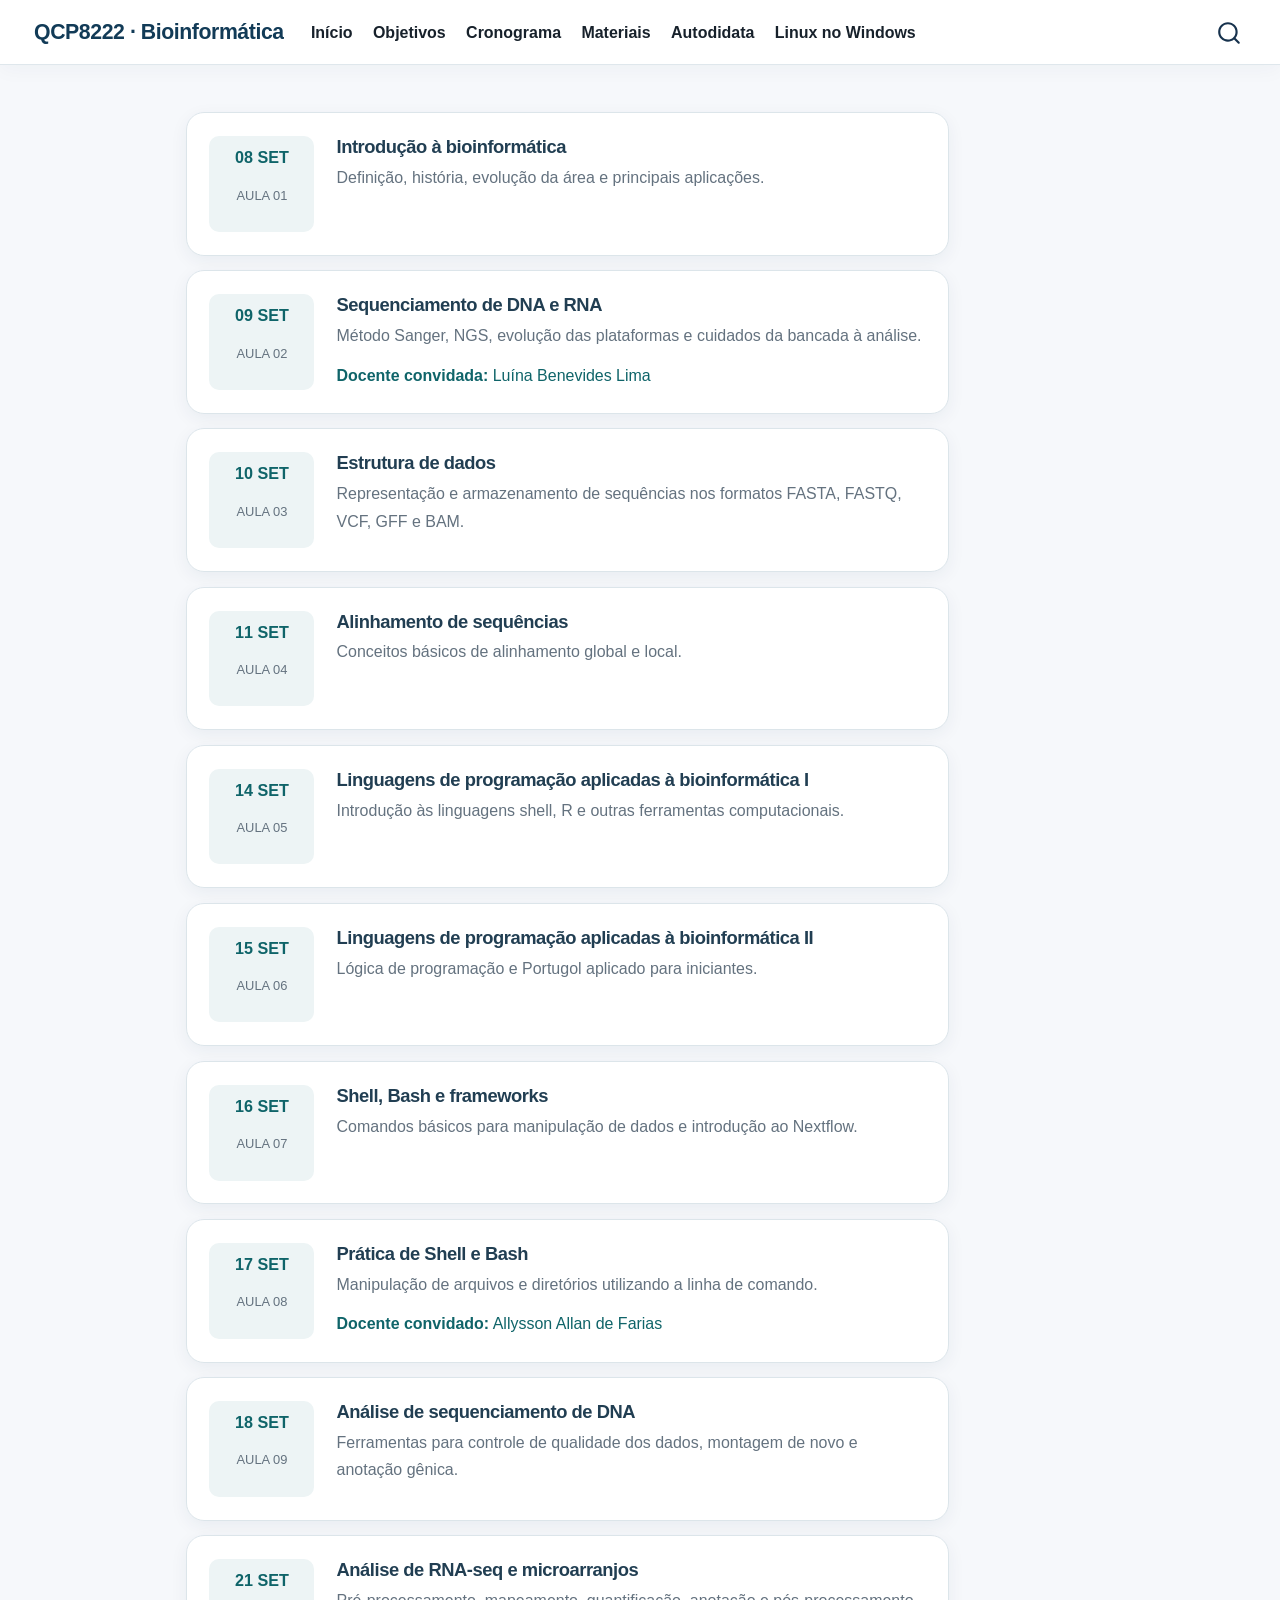
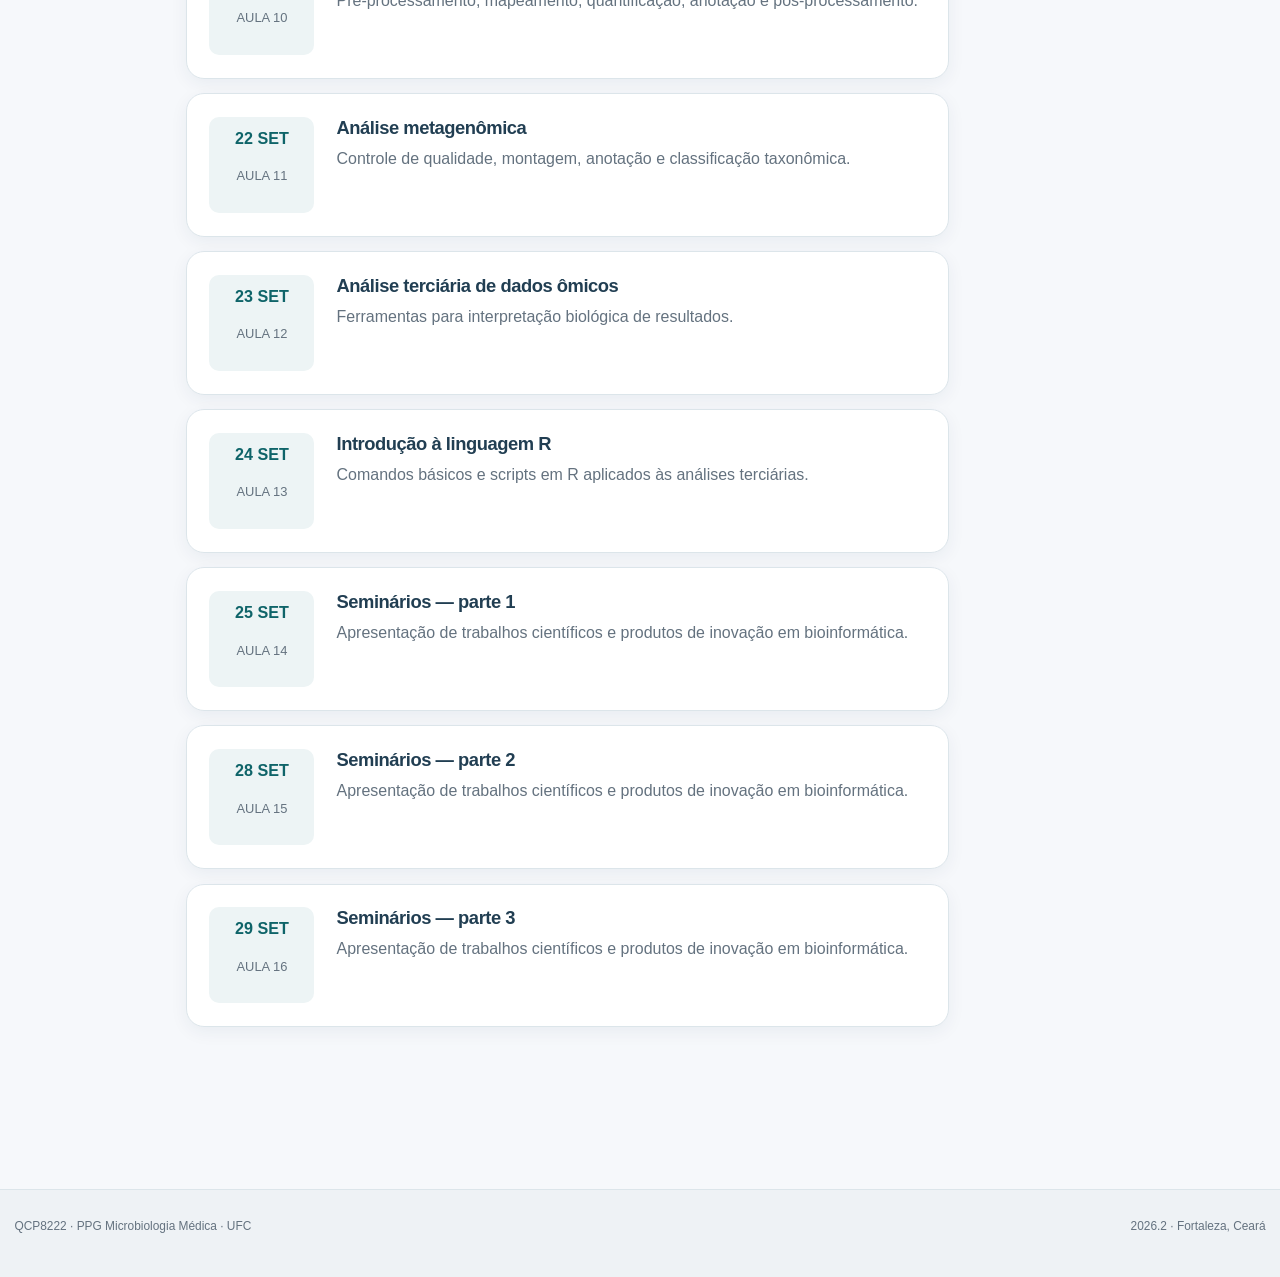
<file: aulas/cronograma.html>
<!DOCTYPE html>
<html xmlns="http://www.w3.org/1999/xhtml" lang="pt-BR" xml:lang="pt-BR"><head>

<meta charset="utf-8">
<meta name="generator" content="quarto-1.8.25">

<meta name="viewport" content="width=device-width, initial-scale=1.0, user-scalable=yes">


<title>cronograma – QCP8222 · Bioinformática</title>
<style>
code{white-space: pre-wrap;}
span.smallcaps{font-variant: small-caps;}
div.columns{display: flex; gap: min(4vw, 1.5em);}
div.column{flex: auto; overflow-x: auto;}
div.hanging-indent{margin-left: 1.5em; text-indent: -1.5em;}
ul.task-list{list-style: none;}
ul.task-list li input[type="checkbox"] {
  width: 0.8em;
  margin: 0 0.8em 0.2em -1em; /* quarto-specific, see https://github.com/quarto-dev/quarto-cli/issues/4556 */ 
  vertical-align: middle;
}
</style>


<script src="../site_libs/quarto-nav/quarto-nav.js"></script>
<script src="../site_libs/clipboard/clipboard.min.js"></script>
<script src="../site_libs/quarto-search/autocomplete.umd.js"></script>
<script src="../site_libs/quarto-search/fuse.min.js"></script>
<script src="../site_libs/quarto-search/quarto-search.js"></script>
<meta name="quarto:offset" content="../">
<link href="../assets/logos/ufc-favicon.png" rel="icon" type="image/png">
<script src="../site_libs/quarto-html/quarto.js" type="module"></script>
<script src="../site_libs/quarto-html/tabsets/tabsets.js" type="module"></script>
<script src="../site_libs/quarto-html/axe/axe-check.js" type="module"></script>
<script src="../site_libs/quarto-html/popper.min.js"></script>
<script src="../site_libs/quarto-html/tippy.umd.min.js"></script>
<script src="../site_libs/quarto-html/anchor.min.js"></script>
<link href="../site_libs/quarto-html/tippy.css" rel="stylesheet">
<link href="../site_libs/quarto-html/quarto-syntax-highlighting-7b89279ff1a6dce999919e0e67d4d9ec.css" rel="stylesheet" id="quarto-text-highlighting-styles">
<script src="../site_libs/bootstrap/bootstrap.min.js"></script>
<link href="../site_libs/bootstrap/bootstrap-icons.css" rel="stylesheet">
<link href="../site_libs/bootstrap/bootstrap-62b4866e081cb56359cacd9b912dfd72.min.css" rel="stylesheet" append-hash="true" id="quarto-bootstrap" data-mode="light">
<script id="quarto-search-options" type="application/json">{
  "location": "navbar",
  "copy-button": false,
  "collapse-after": 3,
  "panel-placement": "end",
  "type": "overlay",
  "limit": 50,
  "keyboard-shortcut": [
    "f",
    "/",
    "s"
  ],
  "language": {
    "search-no-results-text": "Nenhum resultado",
    "search-matching-documents-text": "documentos correspondentes",
    "search-copy-link-title": "Copiar link para a busca",
    "search-hide-matches-text": "Esconder correspondências adicionais",
    "search-more-match-text": "mais correspondência neste documento",
    "search-more-matches-text": "mais correspondências neste documento",
    "search-clear-button-title": "Limpar",
    "search-text-placeholder": "",
    "search-detached-cancel-button-title": "Cancelar",
    "search-submit-button-title": "Enviar",
    "search-label": "Procurar"
  }
}</script>
<style>html{ scroll-behavior: smooth; }</style>


<link rel="stylesheet" href="../assets/css/styles.css">
</head>

<body class="nav-fixed quarto-light">

<div id="quarto-search-results"></div>
  <header id="quarto-header" class="headroom fixed-top">
    <nav class="navbar navbar-expand-lg " data-bs-theme="dark">
      <div class="navbar-container container-fluid">
      <div class="navbar-brand-container mx-auto">
    <a href="../index.html" class="navbar-brand navbar-brand-logo">
    </a>
    <a class="navbar-brand" href="../index.html">
    <span class="navbar-title">QCP8222 · Bioinformática</span>
    </a>
  </div>
            <div id="quarto-search" class="" title="Procurar"></div>
          <button class="navbar-toggler" type="button" data-bs-toggle="collapse" data-bs-target="#navbarCollapse" aria-controls="navbarCollapse" role="menu" aria-expanded="false" aria-label="Alternar de navegação" onclick="if (window.quartoToggleHeadroom) { window.quartoToggleHeadroom(); }">
  <span class="navbar-toggler-icon"></span>
</button>
          <div class="collapse navbar-collapse" id="navbarCollapse">
            <ul class="navbar-nav navbar-nav-scroll me-auto">
  <li class="nav-item">
    <a class="nav-link" href="../index.html"> 
<span class="menu-text">Início</span></a>
  </li>  
  <li class="nav-item">
    <a class="nav-link" href="../index.html#objetivos"> 
<span class="menu-text">Objetivos</span></a>
  </li>  
  <li class="nav-item">
    <a class="nav-link" href="../index.html#cronograma"> 
<span class="menu-text">Cronograma</span></a>
  </li>  
  <li class="nav-item">
    <a class="nav-link" href="../materiais/index.html"> 
<span class="menu-text">Materiais</span></a>
  </li>  
  <li class="nav-item">
    <a class="nav-link" href="../autodidata.html"> 
<span class="menu-text">Autodidata</span></a>
  </li>  
  <li class="nav-item">
    <a class="nav-link" href="../wsl.html"> 
<span class="menu-text">Linux no Windows</span></a>
  </li>  
</ul>
          </div> <!-- /navcollapse -->
            <div class="quarto-navbar-tools">
</div>
      </div> <!-- /container-fluid -->
    </nav>
</header>
<!-- content -->
<div id="quarto-content" class="quarto-container page-columns page-rows-contents page-layout-article page-navbar">
<!-- sidebar -->
<!-- margin-sidebar -->
    <div id="quarto-margin-sidebar" class="sidebar margin-sidebar zindex-bottom">
        
    </div>
<!-- main -->
<main class="content" id="quarto-document-content"><header id="title-block-header" class="quarto-title-block"></header>




<div class="schedule">
<div class="schedule-row">
<div class="schedule-date">
<p><strong>08 SET</strong><br>
Aula 01</p>
</div>
<section id="introdução-à-bioinformática" class="level3 schedule-content">
<h3 class="anchored" data-anchor-id="introdução-à-bioinformática">Introdução à bioinformática</h3>
<p>Definição, história, evolução da área e principais aplicações.</p>
</section>
</div>
<div class="schedule-row">
<div class="schedule-date">
<p><strong>09 SET</strong><br>
Aula 02</p>
</div>
<section id="sequenciamento-de-dna-e-rna" class="level3 schedule-content">
<h3 class="anchored" data-anchor-id="sequenciamento-de-dna-e-rna">Sequenciamento de DNA e RNA</h3>
<p>Método Sanger, NGS, evolução das plataformas e cuidados da bancada à análise.</p>
<div class="schedule-instructor">
<p><strong>Docente convidada:</strong> Luína Benevides Lima</p>
</div>
</section>
</div>
<div class="schedule-row">
<div class="schedule-date">
<p><strong>10 SET</strong><br>
Aula 03</p>
</div>
<section id="estrutura-de-dados" class="level3 schedule-content">
<h3 class="anchored" data-anchor-id="estrutura-de-dados">Estrutura de dados</h3>
<p>Representação e armazenamento de sequências nos formatos FASTA, FASTQ, VCF, GFF e BAM.</p>
</section>
</div>
<div class="schedule-row">
<div class="schedule-date">
<p><strong>11 SET</strong><br>
Aula 04</p>
</div>
<section id="alinhamento-de-sequências" class="level3 schedule-content">
<h3 class="anchored" data-anchor-id="alinhamento-de-sequências">Alinhamento de sequências</h3>
<p>Conceitos básicos de alinhamento global e local.</p>
</section>
</div>
<div class="schedule-row">
<div class="schedule-date">
<p><strong>14 SET</strong><br>
Aula 05</p>
</div>
<section id="linguagens-de-programação-aplicadas-à-bioinformática-i" class="level3 schedule-content">
<h3 class="anchored" data-anchor-id="linguagens-de-programação-aplicadas-à-bioinformática-i">Linguagens de programação aplicadas à bioinformática I</h3>
<p>Introdução às linguagens shell, R e outras ferramentas computacionais.</p>
</section>
</div>
<div class="schedule-row">
<div class="schedule-date">
<p><strong>15 SET</strong><br>
Aula 06</p>
</div>
<section id="linguagens-de-programação-aplicadas-à-bioinformática-ii" class="level3 schedule-content">
<h3 class="anchored" data-anchor-id="linguagens-de-programação-aplicadas-à-bioinformática-ii">Linguagens de programação aplicadas à bioinformática II</h3>
<p>Lógica de programação e Portugol aplicado para iniciantes.</p>
</section>
</div>
<div class="schedule-row">
<div class="schedule-date">
<p><strong>16 SET</strong><br>
Aula 07</p>
</div>
<section id="shell-bash-e-frameworks" class="level3 schedule-content">
<h3 class="anchored" data-anchor-id="shell-bash-e-frameworks">Shell, Bash e frameworks</h3>
<p>Comandos básicos para manipulação de dados e introdução ao Nextflow.</p>
</section>
</div>
<div class="schedule-row">
<div class="schedule-date">
<p><strong>17 SET</strong><br>
Aula 08</p>
</div>
<section id="prática-de-shell-e-bash" class="level3 schedule-content">
<h3 class="anchored" data-anchor-id="prática-de-shell-e-bash">Prática de Shell e Bash</h3>
<p>Manipulação de arquivos e diretórios utilizando a linha de comando.</p>
<div class="schedule-instructor">
<p><strong>Docente convidado:</strong> Allysson Allan de Farias</p>
</div>
</section>
</div>
<div class="schedule-row">
<div class="schedule-date">
<p><strong>18 SET</strong><br>
Aula 09</p>
</div>
<section id="análise-de-sequenciamento-de-dna" class="level3 schedule-content">
<h3 class="anchored" data-anchor-id="análise-de-sequenciamento-de-dna">Análise de sequenciamento de DNA</h3>
<p>Ferramentas para controle de qualidade dos dados, montagem de novo e anotação gênica.</p>
</section>
</div>
<div class="schedule-row">
<div class="schedule-date">
<p><strong>21 SET</strong><br>
Aula 10</p>
</div>
<section id="análise-de-rna-seq-e-microarranjos" class="level3 schedule-content">
<h3 class="anchored" data-anchor-id="análise-de-rna-seq-e-microarranjos">Análise de RNA-seq e microarranjos</h3>
<p>Pré-processamento, mapeamento, quantificação, anotação e pós-processamento.</p>
</section>
</div>
<div class="schedule-row">
<div class="schedule-date">
<p><strong>22 SET</strong><br>
Aula 11</p>
</div>
<section id="análise-metagenômica" class="level3 schedule-content">
<h3 class="anchored" data-anchor-id="análise-metagenômica">Análise metagenômica</h3>
<p>Controle de qualidade, montagem, anotação e classificação taxonômica.</p>
</section>
</div>
<div class="schedule-row">
<div class="schedule-date">
<p><strong>23 SET</strong><br>
Aula 12</p>
</div>
<section id="análise-terciária-de-dados-ômicos" class="level3 schedule-content">
<h3 class="anchored" data-anchor-id="análise-terciária-de-dados-ômicos">Análise terciária de dados ômicos</h3>
<p>Ferramentas para interpretação biológica de resultados.</p>
</section>
</div>
<div class="schedule-row">
<div class="schedule-date">
<p><strong>24 SET</strong><br>
Aula 13</p>
</div>
<section id="introdução-à-linguagem-r" class="level3 schedule-content">
<h3 class="anchored" data-anchor-id="introdução-à-linguagem-r">Introdução à linguagem R</h3>
<p>Comandos básicos e scripts em R aplicados às análises terciárias.</p>
</section>
</div>
<div class="schedule-row">
<div class="schedule-date">
<p><strong>25 SET</strong><br>
Aula 14</p>
</div>
<section id="seminários-parte-1" class="level3 schedule-content">
<h3 class="anchored" data-anchor-id="seminários-parte-1">Seminários — parte 1</h3>
<p>Apresentação de trabalhos científicos e produtos de inovação em bioinformática.</p>
</section>
</div>
<div class="schedule-row">
<div class="schedule-date">
<p><strong>28 SET</strong><br>
Aula 15</p>
</div>
<section id="seminários-parte-2" class="level3 schedule-content">
<h3 class="anchored" data-anchor-id="seminários-parte-2">Seminários — parte 2</h3>
<p>Apresentação de trabalhos científicos e produtos de inovação em bioinformática.</p>
</section>
</div>
<div class="schedule-row">
<div class="schedule-date">
<p><strong>29 SET</strong><br>
Aula 16</p>
</div>
<section id="seminários-parte-3" class="level3 schedule-content">
<h3 class="anchored" data-anchor-id="seminários-parte-3">Seminários — parte 3</h3>
<p>Apresentação de trabalhos científicos e produtos de inovação em bioinformática.</p>
</section>
</div>
</div>



</main> <!-- /main -->
<script>
document.addEventListener('DOMContentLoaded', function () {
  const external = document.querySelectorAll('a[href^="http"]');
  external.forEach(a => {
    if (!a.getAttribute('aria-label')) {
      a.setAttribute('aria-label', (a.textContent.trim() || 'Link externo') + ' (abre em nova aba)');
    }
  });
});
</script>
<script id="quarto-html-after-body" type="application/javascript">
  window.document.addEventListener("DOMContentLoaded", function (event) {
    const icon = "";
    const anchorJS = new window.AnchorJS();
    anchorJS.options = {
      placement: 'right',
      icon: icon
    };
    anchorJS.add('.anchored');
    const isCodeAnnotation = (el) => {
      for (const clz of el.classList) {
        if (clz.startsWith('code-annotation-')) {                     
          return true;
        }
      }
      return false;
    }
    const onCopySuccess = function(e) {
      // button target
      const button = e.trigger;
      // don't keep focus
      button.blur();
      // flash "checked"
      button.classList.add('code-copy-button-checked');
      var currentTitle = button.getAttribute("title");
      button.setAttribute("title", "Copiada");
      let tooltip;
      if (window.bootstrap) {
        button.setAttribute("data-bs-toggle", "tooltip");
        button.setAttribute("data-bs-placement", "left");
        button.setAttribute("data-bs-title", "Copiada");
        tooltip = new bootstrap.Tooltip(button, 
          { trigger: "manual", 
            customClass: "code-copy-button-tooltip",
            offset: [0, -8]});
        tooltip.show();    
      }
      setTimeout(function() {
        if (tooltip) {
          tooltip.hide();
          button.removeAttribute("data-bs-title");
          button.removeAttribute("data-bs-toggle");
          button.removeAttribute("data-bs-placement");
        }
        button.setAttribute("title", currentTitle);
        button.classList.remove('code-copy-button-checked');
      }, 1000);
      // clear code selection
      e.clearSelection();
    }
    const getTextToCopy = function(trigger) {
      const outerScaffold = trigger.parentElement.cloneNode(true);
      const codeEl = outerScaffold.querySelector('code');
      for (const childEl of codeEl.children) {
        if (isCodeAnnotation(childEl)) {
          childEl.remove();
        }
      }
      return codeEl.innerText;
    }
    const clipboard = new window.ClipboardJS('.code-copy-button:not([data-in-quarto-modal])', {
      text: getTextToCopy
    });
    clipboard.on('success', onCopySuccess);
    if (window.document.getElementById('quarto-embedded-source-code-modal')) {
      const clipboardModal = new window.ClipboardJS('.code-copy-button[data-in-quarto-modal]', {
        text: getTextToCopy,
        container: window.document.getElementById('quarto-embedded-source-code-modal')
      });
      clipboardModal.on('success', onCopySuccess);
    }
      var localhostRegex = new RegExp(/^(?:http|https):\/\/localhost\:?[0-9]*\//);
      var mailtoRegex = new RegExp(/^mailto:/);
        var filterRegex = new RegExp("https:\/\/felipemesquita-bio\.github\.io\/2026\.2_QCP8222_Bioinformatica_PPGMM_UFC\/");
      var isInternal = (href) => {
          return filterRegex.test(href) || localhostRegex.test(href) || mailtoRegex.test(href);
      }
      // Inspect non-navigation links and adorn them if external
     var links = window.document.querySelectorAll('a[href]:not(.nav-link):not(.navbar-brand):not(.toc-action):not(.sidebar-link):not(.sidebar-item-toggle):not(.pagination-link):not(.no-external):not([aria-hidden]):not(.dropdown-item):not(.quarto-navigation-tool):not(.about-link)');
      for (var i=0; i<links.length; i++) {
        const link = links[i];
        if (!isInternal(link.href)) {
          // undo the damage that might have been done by quarto-nav.js in the case of
          // links that we want to consider external
          if (link.dataset.originalHref !== undefined) {
            link.href = link.dataset.originalHref;
          }
            // target, if specified
            link.setAttribute("target", "_blank");
            if (link.getAttribute("rel") === null) {
              link.setAttribute("rel", "noopener");
            }
        }
      }
    function tippyHover(el, contentFn, onTriggerFn, onUntriggerFn) {
      const config = {
        allowHTML: true,
        maxWidth: 500,
        delay: 100,
        arrow: false,
        appendTo: function(el) {
            return el.parentElement;
        },
        interactive: true,
        interactiveBorder: 10,
        theme: 'quarto',
        placement: 'bottom-start',
      };
      if (contentFn) {
        config.content = contentFn;
      }
      if (onTriggerFn) {
        config.onTrigger = onTriggerFn;
      }
      if (onUntriggerFn) {
        config.onUntrigger = onUntriggerFn;
      }
      window.tippy(el, config); 
    }
    const noterefs = window.document.querySelectorAll('a[role="doc-noteref"]');
    for (var i=0; i<noterefs.length; i++) {
      const ref = noterefs[i];
      tippyHover(ref, function() {
        // use id or data attribute instead here
        let href = ref.getAttribute('data-footnote-href') || ref.getAttribute('href');
        try { href = new URL(href).hash; } catch {}
        const id = href.replace(/^#\/?/, "");
        const note = window.document.getElementById(id);
        if (note) {
          return note.innerHTML;
        } else {
          return "";
        }
      });
    }
    const xrefs = window.document.querySelectorAll('a.quarto-xref');
    const processXRef = (id, note) => {
      // Strip column container classes
      const stripColumnClz = (el) => {
        el.classList.remove("page-full", "page-columns");
        if (el.children) {
          for (const child of el.children) {
            stripColumnClz(child);
          }
        }
      }
      stripColumnClz(note)
      if (id === null || id.startsWith('sec-')) {
        // Special case sections, only their first couple elements
        const container = document.createElement("div");
        if (note.children && note.children.length > 2) {
          container.appendChild(note.children[0].cloneNode(true));
          for (let i = 1; i < note.children.length; i++) {
            const child = note.children[i];
            if (child.tagName === "P" && child.innerText === "") {
              continue;
            } else {
              container.appendChild(child.cloneNode(true));
              break;
            }
          }
          if (window.Quarto?.typesetMath) {
            window.Quarto.typesetMath(container);
          }
          return container.innerHTML
        } else {
          if (window.Quarto?.typesetMath) {
            window.Quarto.typesetMath(note);
          }
          return note.innerHTML;
        }
      } else {
        // Remove any anchor links if they are present
        const anchorLink = note.querySelector('a.anchorjs-link');
        if (anchorLink) {
          anchorLink.remove();
        }
        if (window.Quarto?.typesetMath) {
          window.Quarto.typesetMath(note);
        }
        if (note.classList.contains("callout")) {
          return note.outerHTML;
        } else {
          return note.innerHTML;
        }
      }
    }
    for (var i=0; i<xrefs.length; i++) {
      const xref = xrefs[i];
      tippyHover(xref, undefined, function(instance) {
        instance.disable();
        let url = xref.getAttribute('href');
        let hash = undefined; 
        if (url.startsWith('#')) {
          hash = url;
        } else {
          try { hash = new URL(url).hash; } catch {}
        }
        if (hash) {
          const id = hash.replace(/^#\/?/, "");
          const note = window.document.getElementById(id);
          if (note !== null) {
            try {
              const html = processXRef(id, note.cloneNode(true));
              instance.setContent(html);
            } finally {
              instance.enable();
              instance.show();
            }
          } else {
            // See if we can fetch this
            fetch(url.split('#')[0])
            .then(res => res.text())
            .then(html => {
              const parser = new DOMParser();
              const htmlDoc = parser.parseFromString(html, "text/html");
              const note = htmlDoc.getElementById(id);
              if (note !== null) {
                const html = processXRef(id, note);
                instance.setContent(html);
              } 
            }).finally(() => {
              instance.enable();
              instance.show();
            });
          }
        } else {
          // See if we can fetch a full url (with no hash to target)
          // This is a special case and we should probably do some content thinning / targeting
          fetch(url)
          .then(res => res.text())
          .then(html => {
            const parser = new DOMParser();
            const htmlDoc = parser.parseFromString(html, "text/html");
            const note = htmlDoc.querySelector('main.content');
            if (note !== null) {
              // This should only happen for chapter cross references
              // (since there is no id in the URL)
              // remove the first header
              if (note.children.length > 0 && note.children[0].tagName === "HEADER") {
                note.children[0].remove();
              }
              const html = processXRef(null, note);
              instance.setContent(html);
            } 
          }).finally(() => {
            instance.enable();
            instance.show();
          });
        }
      }, function(instance) {
      });
    }
        let selectedAnnoteEl;
        const selectorForAnnotation = ( cell, annotation) => {
          let cellAttr = 'data-code-cell="' + cell + '"';
          let lineAttr = 'data-code-annotation="' +  annotation + '"';
          const selector = 'span[' + cellAttr + '][' + lineAttr + ']';
          return selector;
        }
        const selectCodeLines = (annoteEl) => {
          const doc = window.document;
          const targetCell = annoteEl.getAttribute("data-target-cell");
          const targetAnnotation = annoteEl.getAttribute("data-target-annotation");
          const annoteSpan = window.document.querySelector(selectorForAnnotation(targetCell, targetAnnotation));
          const lines = annoteSpan.getAttribute("data-code-lines").split(",");
          const lineIds = lines.map((line) => {
            return targetCell + "-" + line;
          })
          let top = null;
          let height = null;
          let parent = null;
          if (lineIds.length > 0) {
              //compute the position of the single el (top and bottom and make a div)
              const el = window.document.getElementById(lineIds[0]);
              top = el.offsetTop;
              height = el.offsetHeight;
              parent = el.parentElement.parentElement;
            if (lineIds.length > 1) {
              const lastEl = window.document.getElementById(lineIds[lineIds.length - 1]);
              const bottom = lastEl.offsetTop + lastEl.offsetHeight;
              height = bottom - top;
            }
            if (top !== null && height !== null && parent !== null) {
              // cook up a div (if necessary) and position it 
              let div = window.document.getElementById("code-annotation-line-highlight");
              if (div === null) {
                div = window.document.createElement("div");
                div.setAttribute("id", "code-annotation-line-highlight");
                div.style.position = 'absolute';
                parent.appendChild(div);
              }
              div.style.top = top - 2 + "px";
              div.style.height = height + 4 + "px";
              div.style.left = 0;
              let gutterDiv = window.document.getElementById("code-annotation-line-highlight-gutter");
              if (gutterDiv === null) {
                gutterDiv = window.document.createElement("div");
                gutterDiv.setAttribute("id", "code-annotation-line-highlight-gutter");
                gutterDiv.style.position = 'absolute';
                const codeCell = window.document.getElementById(targetCell);
                const gutter = codeCell.querySelector('.code-annotation-gutter');
                gutter.appendChild(gutterDiv);
              }
              gutterDiv.style.top = top - 2 + "px";
              gutterDiv.style.height = height + 4 + "px";
            }
            selectedAnnoteEl = annoteEl;
          }
        };
        const unselectCodeLines = () => {
          const elementsIds = ["code-annotation-line-highlight", "code-annotation-line-highlight-gutter"];
          elementsIds.forEach((elId) => {
            const div = window.document.getElementById(elId);
            if (div) {
              div.remove();
            }
          });
          selectedAnnoteEl = undefined;
        };
          // Handle positioning of the toggle
      window.addEventListener(
        "resize",
        throttle(() => {
          elRect = undefined;
          if (selectedAnnoteEl) {
            selectCodeLines(selectedAnnoteEl);
          }
        }, 10)
      );
      function throttle(fn, ms) {
      let throttle = false;
      let timer;
        return (...args) => {
          if(!throttle) { // first call gets through
              fn.apply(this, args);
              throttle = true;
          } else { // all the others get throttled
              if(timer) clearTimeout(timer); // cancel #2
              timer = setTimeout(() => {
                fn.apply(this, args);
                timer = throttle = false;
              }, ms);
          }
        };
      }
        // Attach click handler to the DT
        const annoteDls = window.document.querySelectorAll('dt[data-target-cell]');
        for (const annoteDlNode of annoteDls) {
          annoteDlNode.addEventListener('click', (event) => {
            const clickedEl = event.target;
            if (clickedEl !== selectedAnnoteEl) {
              unselectCodeLines();
              const activeEl = window.document.querySelector('dt[data-target-cell].code-annotation-active');
              if (activeEl) {
                activeEl.classList.remove('code-annotation-active');
              }
              selectCodeLines(clickedEl);
              clickedEl.classList.add('code-annotation-active');
            } else {
              // Unselect the line
              unselectCodeLines();
              clickedEl.classList.remove('code-annotation-active');
            }
          });
        }
    const findCites = (el) => {
      const parentEl = el.parentElement;
      if (parentEl) {
        const cites = parentEl.dataset.cites;
        if (cites) {
          return {
            el,
            cites: cites.split(' ')
          };
        } else {
          return findCites(el.parentElement)
        }
      } else {
        return undefined;
      }
    };
    var bibliorefs = window.document.querySelectorAll('a[role="doc-biblioref"]');
    for (var i=0; i<bibliorefs.length; i++) {
      const ref = bibliorefs[i];
      const citeInfo = findCites(ref);
      if (citeInfo) {
        tippyHover(citeInfo.el, function() {
          var popup = window.document.createElement('div');
          citeInfo.cites.forEach(function(cite) {
            var citeDiv = window.document.createElement('div');
            citeDiv.classList.add('hanging-indent');
            citeDiv.classList.add('csl-entry');
            var biblioDiv = window.document.getElementById('ref-' + cite);
            if (biblioDiv) {
              citeDiv.innerHTML = biblioDiv.innerHTML;
            }
            popup.appendChild(citeDiv);
          });
          return popup.innerHTML;
        });
      }
    }
  });
  </script>
</div> <!-- /content -->
<footer class="footer">
  <div class="nav-footer">
    <div class="nav-footer-left">
<p>QCP8222 · PPG Microbiologia Médica · UFC</p>
</div>   
    <div class="nav-footer-center">
      &nbsp;
    </div>
    <div class="nav-footer-right">
<p>2026.2 · Fortaleza, Ceará</p>
</div>
  </div>
</footer>




<script src="../site_libs/quarto-html/zenscroll-min.js"></script>
</body></html>
</file>
<file: site_libs/quarto-html/tippy.css>
.tippy-box[data-animation=fade][data-state=hidden]{opacity:0}[data-tippy-root]{max-width:calc(100vw - 10px)}.tippy-box{position:relative;background-color:#333;color:#fff;border-radius:4px;font-size:14px;line-height:1.4;white-space:normal;outline:0;transition-property:transform,visibility,opacity}.tippy-box[data-placement^=top]>.tippy-arrow{bottom:0}.tippy-box[data-placement^=top]>.tippy-arrow:before{bottom:-7px;left:0;border-width:8px 8px 0;border-top-color:initial;transform-origin:center top}.tippy-box[data-placement^=bottom]>.tippy-arrow{top:0}.tippy-box[data-placement^=bottom]>.tippy-arrow:before{top:-7px;left:0;border-width:0 8px 8px;border-bottom-color:initial;transform-origin:center bottom}.tippy-box[data-placement^=left]>.tippy-arrow{right:0}.tippy-box[data-placement^=left]>.tippy-arrow:before{border-width:8px 0 8px 8px;border-left-color:initial;right:-7px;transform-origin:center left}.tippy-box[data-placement^=right]>.tippy-arrow{left:0}.tippy-box[data-placement^=right]>.tippy-arrow:before{left:-7px;border-width:8px 8px 8px 0;border-right-color:initial;transform-origin:center right}.tippy-box[data-inertia][data-state=visible]{transition-timing-function:cubic-bezier(.54,1.5,.38,1.11)}.tippy-arrow{width:16px;height:16px;color:#333}.tippy-arrow:before{content:"";position:absolute;border-color:transparent;border-style:solid}.tippy-content{position:relative;padding:5px 9px;z-index:1}
</file>
<file: site_libs/quarto-html/quarto-syntax-highlighting-7b89279ff1a6dce999919e0e67d4d9ec.css>
/* quarto syntax highlight colors */
:root {
  --quarto-hl-ot-color: #003B4F;
  --quarto-hl-at-color: #657422;
  --quarto-hl-ss-color: #20794D;
  --quarto-hl-an-color: #5E5E5E;
  --quarto-hl-fu-color: #4758AB;
  --quarto-hl-st-color: #20794D;
  --quarto-hl-cf-color: #003B4F;
  --quarto-hl-op-color: #5E5E5E;
  --quarto-hl-er-color: #AD0000;
  --quarto-hl-bn-color: #AD0000;
  --quarto-hl-al-color: #AD0000;
  --quarto-hl-va-color: #111111;
  --quarto-hl-bu-color: inherit;
  --quarto-hl-ex-color: inherit;
  --quarto-hl-pp-color: #AD0000;
  --quarto-hl-in-color: #5E5E5E;
  --quarto-hl-vs-color: #20794D;
  --quarto-hl-wa-color: #5E5E5E;
  --quarto-hl-do-color: #5E5E5E;
  --quarto-hl-im-color: #00769E;
  --quarto-hl-ch-color: #20794D;
  --quarto-hl-dt-color: #AD0000;
  --quarto-hl-fl-color: #AD0000;
  --quarto-hl-co-color: #5E5E5E;
  --quarto-hl-cv-color: #5E5E5E;
  --quarto-hl-cn-color: #8f5902;
  --quarto-hl-sc-color: #5E5E5E;
  --quarto-hl-dv-color: #AD0000;
  --quarto-hl-kw-color: #003B4F;
}

/* other quarto variables */
:root {
  --quarto-font-monospace: SFMono-Regular, Menlo, Monaco, Consolas, "Liberation Mono", "Courier New", monospace;
}

/* syntax highlight based on Pandoc's rules */
pre > code.sourceCode > span {
  color: #003B4F;
}

code.sourceCode > span {
  color: #003B4F;
}

div.sourceCode,
div.sourceCode pre.sourceCode {
  color: #003B4F;
}

/* Normal */
code span {
  color: #003B4F;
}

/* Alert */
code span.al {
  color: #AD0000;
  font-style: inherit;
}

/* Annotation */
code span.an {
  color: #5E5E5E;
  font-style: inherit;
}

/* Attribute */
code span.at {
  color: #657422;
  font-style: inherit;
}

/* BaseN */
code span.bn {
  color: #AD0000;
  font-style: inherit;
}

/* BuiltIn */
code span.bu {
  font-style: inherit;
}

/* ControlFlow */
code span.cf {
  color: #003B4F;
  font-weight: bold;
  font-style: inherit;
}

/* Char */
code span.ch {
  color: #20794D;
  font-style: inherit;
}

/* Constant */
code span.cn {
  color: #8f5902;
  font-style: inherit;
}

/* Comment */
code span.co {
  color: #5E5E5E;
  font-style: inherit;
}

/* CommentVar */
code span.cv {
  color: #5E5E5E;
  font-style: italic;
}

/* Documentation */
code span.do {
  color: #5E5E5E;
  font-style: italic;
}

/* DataType */
code span.dt {
  color: #AD0000;
  font-style: inherit;
}

/* DecVal */
code span.dv {
  color: #AD0000;
  font-style: inherit;
}

/* Error */
code span.er {
  color: #AD0000;
  font-style: inherit;
}

/* Extension */
code span.ex {
  font-style: inherit;
}

/* Float */
code span.fl {
  color: #AD0000;
  font-style: inherit;
}

/* Function */
code span.fu {
  color: #4758AB;
  font-style: inherit;
}

/* Import */
code span.im {
  color: #00769E;
  font-style: inherit;
}

/* Information */
code span.in {
  color: #5E5E5E;
  font-style: inherit;
}

/* Keyword */
code span.kw {
  color: #003B4F;
  font-weight: bold;
  font-style: inherit;
}

/* Operator */
code span.op {
  color: #5E5E5E;
  font-style: inherit;
}

/* Other */
code span.ot {
  color: #003B4F;
  font-style: inherit;
}

/* Preprocessor */
code span.pp {
  color: #AD0000;
  font-style: inherit;
}

/* SpecialChar */
code span.sc {
  color: #5E5E5E;
  font-style: inherit;
}

/* SpecialString */
code span.ss {
  color: #20794D;
  font-style: inherit;
}

/* String */
code span.st {
  color: #20794D;
  font-style: inherit;
}

/* Variable */
code span.va {
  color: #111111;
  font-style: inherit;
}

/* VerbatimString */
code span.vs {
  color: #20794D;
  font-style: inherit;
}

/* Warning */
code span.wa {
  color: #5E5E5E;
  font-style: italic;
}

.prevent-inlining {
  content: "</";
}

/*# sourceMappingURL=3944bc705cfaf4c80e56f77c5205168a.css.map */
</file>
<file: assets/css/styles.css>
:root {
  --font-sans: Inter, ui-sans-serif, -apple-system, BlinkMacSystemFont,
    "Segoe UI", Roboto, Helvetica, Arial, sans-serif;

  --navy: #123b57;
  --navy-dark: #092a40;
  --teal: #167d83;
  --teal-dark: #0f6469;
  --gold: #c59a4a;

  --ink: #17212b;
  --muted: #64727f;
  --paper: #ffffff;
  --background: #f6f8fb;
  --soft: #edf4f5;
  --line: #dce5ea;

  --radius-sm: 10px;
  --radius: 18px;
  --radius-lg: 28px;

  --shadow-sm: 0 5px 18px rgba(18, 59, 87, 0.06);
  --shadow: 0 14px 38px rgba(18, 59, 87, 0.10);
}

* {
  box-sizing: border-box;
}

html {
  scroll-behavior: smooth;
}

body {
  margin: 0;
  color: var(--ink);
  background: var(--background);
  font-family: var(--font-sans);
  font-size: 1.02rem;
  line-height: 1.72;
  text-rendering: optimizeLegibility;
}

/* Navegação */

.navbar {
  --bs-navbar-color: var(--ink);
  --bs-navbar-hover-color: var(--teal);
  --bs-navbar-active-color: var(--navy);
  --bs-navbar-brand-color: var(--navy);
  --bs-navbar-brand-hover-color: var(--teal);

  background: rgba(255, 255, 255, 0.92) !important;
  border-bottom: 1px solid rgba(220, 229, 234, 0.9);
  box-shadow: 0 4px 20px rgba(18, 59, 87, 0.04);
  backdrop-filter: blur(14px);
  -webkit-backdrop-filter: blur(14px);
}

.navbar-title,
.navbar-brand {
  color: var(--navy) !important;
  font-weight: 750;
  letter-spacing: -0.02em;
}

.navbar .nav-link {
  color: var(--ink);
  font-size: 0.94rem;
  font-weight: 600;
}

.navbar .nav-link:hover,
.navbar .nav-link:focus,
.navbar .nav-link.active {
  color: var(--teal);
}

/* Conteúdo */

main.content {
  width: min(1120px, calc(100% - 2rem));
  max-width: 1120px;
  margin-inline: auto;
}

h1,
h2,
h3,
h4,
h5,
h6,
.quarto-title h1.title {
  color: var(--navy-dark);
  font-family: var(--font-sans);
  letter-spacing: -0.025em;
}

h2 {
  margin-top: 4.5rem;
  margin-bottom: 1.3rem;
  font-size: clamp(1.65rem, 3vw, 2.15rem);
  font-weight: 750;
}

h2::after {
  display: block;
  width: 42px;
  height: 4px;
  margin-top: 0.55rem;
  border-radius: 999px;
  background: var(--teal);
  content: "";
}

h3 {
  font-weight: 720;
}

main.content a {
  color: var(--teal-dark);
  text-decoration-thickness: 1px;
  text-underline-offset: 3px;
}

main.content a:hover {
  color: var(--navy);
}

/* Título das páginas */

.quarto-title-block {
  margin-top: clamp(2.5rem, 6vw, 5rem);
  margin-bottom: 2rem;
}

.quarto-title h1.title {
  max-width: 850px;
  margin-bottom: 0.6rem;
  font-size: clamp(2.4rem, 5vw, 4.5rem);
  font-weight: 800;
  line-height: 1.02;
}

.quarto-title .subtitle {
  max-width: 760px;
  color: var(--muted);
  font-size: 1.08rem;
  font-weight: 500;
}

/* Apresentação inicial */

.course-intro {
  position: relative;
  overflow: hidden;
  margin: 1rem 0 4rem;
  padding: clamp(2rem, 5vw, 4.2rem);
  border: 1px solid rgba(22, 125, 131, 0.13);
  border-radius: var(--radius-lg);
  background:
    radial-gradient(
      circle at 90% 10%,
      rgba(22, 125, 131, 0.17),
      transparent 34%
    ),
    linear-gradient(135deg, #ffffff 0%, #edf5f5 100%);
  box-shadow: var(--shadow);
}

.course-intro::before {
  position: absolute;
  top: 0;
  left: 0;
  width: 7px;
  height: 100%;
  background: linear-gradient(var(--teal), var(--gold));
  content: "";
}

.course-intro > p {
  max-width: 780px;
  margin: 0.8rem 0 1.3rem;
  color: var(--muted);
  font-size: clamp(1.05rem, 2vw, 1.23rem);
}

.course-kicker {
  color: var(--teal-dark);
  font-size: 0.76rem;
  font-weight: 800;
  letter-spacing: 0.12em;
  text-transform: uppercase;
}

.course-kicker p {
  margin-bottom: 0;
}

.course-meta {
  margin: 1.4rem 0 1.7rem;
  color: var(--navy);
  font-size: 0.88rem;
  font-weight: 650;
}

.course-meta p {
  display: flex;
  flex-wrap: wrap;
  gap: 0.65rem;
  margin: 0;
}

.course-meta span {
  padding: 0.42rem 0.72rem;
  border: 1px solid rgba(22, 125, 131, 0.16);
  border-radius: 999px;
  background: rgba(255, 255, 255, 0.76);
}

/* Botões */

.course-actions {
  display: flex;
  flex-wrap: wrap;
  gap: 0.7rem;
}

.course-actions p {
  margin: 0;
}

main.content a.btn {
  padding: 0.68rem 1.05rem;
  border-radius: var(--radius-sm);
  font-size: 0.9rem;
  font-weight: 700;
  text-decoration: none;
  transition:
    transform 160ms ease,
    box-shadow 160ms ease,
    background-color 160ms ease;
}

main.content a.btn-primary,
main.content a.btn-primary:visited {
  color: #ffffff;
  background: var(--teal);
  border-color: var(--teal);
}

main.content a.btn-primary:hover,
main.content a.btn-primary:focus {
  color: #ffffff;
  background: var(--teal-dark);
  border-color: var(--teal-dark);
  box-shadow: 0 8px 22px rgba(22, 125, 131, 0.22);
  transform: translateY(-2px);
}

main.content a.btn-outline-primary {
  color: var(--navy);
  background: rgba(255, 255, 255, 0.7);
  border-color: var(--navy);
}

main.content a.btn-outline-primary:hover {
  color: #ffffff;
  background: var(--navy);
  transform: translateY(-2px);
}

/* Professor e docentes convidados */

.faculty-grid {
  display: grid;
  grid-template-columns: minmax(0, 820px);
  gap: 1.2rem;
}

.faculty-card {
  display: grid;
  grid-template-columns: 165px minmax(0, 1fr);
  align-items: center;
  column-gap: 2rem;
  padding: 2rem;
  border: 1px solid var(--line);
  border-radius: var(--radius);
  background: var(--paper);
  box-shadow: var(--shadow-sm);
}

.faculty-card > p:first-child {
  grid-column: 1;
  grid-row: 1 / 5;
  margin: 0;
}

.faculty-card h3,
.faculty-card > p:not(:first-child),
.faculty-card .faculty-links {
  grid-column: 2;
}

.faculty-card h3 {
  margin: 0 0 0.45rem;
  font-size: 1.35rem;
}

.faculty-grid--guests {
  grid-template-columns: repeat(auto-fit, minmax(min(100%, 480px), 1fr));
  max-width: 1100px;
}

.faculty-card > p:not(:first-child) {
  margin: 0 0 1rem;
  color: var(--muted);
  font-size: 0.95rem;
}

.faculty-photo {
  display: block;
  width: 150px;
  height: 150px;
  border: 5px solid #ffffff;
  border-radius: 50%;
  box-shadow: 0 8px 26px rgba(18, 59, 87, 0.18);
  object-fit: cover;
  object-position: center;
}

.faculty-photo--luina {
  object-position: center 27%;
}

.faculty-links {
  display: flex;
  flex-wrap: wrap;
  gap: 0.55rem;
}

.faculty-link {
  display: inline-flex;
  padding: 0.4rem 0.68rem;
  border: 1px solid var(--line);
  border-radius: 999px;
  background: var(--background);
  font-size: 0.82rem;
  font-weight: 700;
  text-decoration: none;
}

/* Cronograma */

.schedule {
  display: grid;
  gap: 0.85rem;
}

.schedule-row {
  display: grid;
  grid-template-columns: 105px minmax(0, 1fr);
  gap: 1.3rem;
  padding: 1.35rem;
  border: 1px solid var(--line);
  border-radius: var(--radius);
  background: var(--paper);
  box-shadow: var(--shadow-sm);
  transition:
    transform 170ms ease,
    box-shadow 170ms ease,
    border-color 170ms ease;
}

.schedule-row:hover {
  border-color: rgba(22, 125, 131, 0.35);
  box-shadow: var(--shadow);
  transform: translateY(-2px);
}

.schedule-date {
  align-self: start;
  padding: 0.65rem 0.5rem;
  border-radius: var(--radius-sm);
  color: var(--muted);
  background: var(--soft);
  font-size: 0.76rem;
  line-height: 1.35;
  text-align: center;
  text-transform: uppercase;
}

.schedule-date strong {
  display: block;
  color: var(--teal-dark);
  font-size: 0.95rem;
}

.schedule-content h3 {
  margin: 0 0 0.35rem;
  font-size: 1.08rem;
}

.schedule-content p {
  margin: 0;
  color: var(--muted);
  font-size: 0.94rem;
}

.schedule-instructor {
  margin-top: 0.7rem;
  color: var(--teal-dark);
  font-size: 0.86rem;
}

.schedule-instructor p {
  color: inherit;
}

/* Materiais e cartões */

.resource-grid {
  display: grid;
  grid-template-columns: repeat(auto-fit, minmax(270px, 1fr));
  gap: 1rem;
  margin: 1.2rem 0;
}

.resource-box {
  display: flex;
  flex-direction: column;
  padding: 1.4rem;
  border: 1px solid var(--line);
  border-radius: var(--radius);
  background: var(--paper);
  box-shadow: var(--shadow-sm);
  transition:
    transform 170ms ease,
    box-shadow 170ms ease,
    border-color 170ms ease;
}

.resource-box:hover {
  border-color: rgba(22, 125, 131, 0.32);
  box-shadow: var(--shadow);
  transform: translateY(-3px);
}

.resource-box h3 {
  margin: 0 0 0.8rem;
  font-size: 1.14rem;
}

.resource-box p {
  margin: 0.45rem 0;
  color: var(--muted);
  font-size: 0.92rem;
}

.resource-box a:not(.btn) {
  font-weight: 650;
}

/* Status */

.status {
  display: inline-flex;
  align-items: center;
  padding: 0.36rem 0.7rem;
  border: 1px solid var(--line);
  border-radius: 999px;
  color: var(--muted);
  background: var(--paper);
  font-size: 0.78rem;
  font-weight: 700;
}

.status-live {
  color: var(--teal-dark);
  background: #e4f4f2;
  border-color: #b9deda;
}

.status-next {
  color: #735818;
  background: #fff6df;
  border-color: #ead49b;
}

/* Rodapé */

.nav-footer {
  margin-top: 5rem;
  padding-top: 1.5rem;
  padding-bottom: 1.5rem;
  border-top: 1px solid var(--line);
  color: var(--muted);
  background: #eef2f5;
  font-size: 0.85rem;
}

/* Responsividade */

@media (max-width: 760px) {
  body {
    font-size: 0.98rem;
  }

  main.content {
    width: min(100% - 1.25rem, 1120px);
  }

  .course-intro {
    padding: 1.7rem 1.35rem;
    border-radius: 20px;
  }

  .faculty-card {
    grid-template-columns: 1fr;
    justify-items: center;
    padding: 1.5rem;
    text-align: center;
  }

  .faculty-card > p:first-child,
  .faculty-card h3,
  .faculty-card > p:not(:first-child),
  .faculty-card .faculty-links {
    grid-column: 1;
    grid-row: auto;
  }

  .faculty-card > p:first-child {
    margin-bottom: 1rem;
  }

  .faculty-links {
    justify-content: center;
  }

  .faculty-photo {
    width: 130px;
    height: 130px;
  }

  .schedule-row {
    grid-template-columns: 78px minmax(0, 1fr);
    gap: 0.85rem;
    padding: 1rem;
  }

  .resource-grid {
    grid-template-columns: 1fr;
  }
}

@media (max-width: 480px) {
  .schedule-row {
    grid-template-columns: 1fr;
  }

  .schedule-date {
    width: fit-content;
    min-width: 82px;
  }

  .course-meta p {
    align-items: flex-start;
    flex-direction: column;
  }
}

@media (prefers-reduced-motion: reduce) {
  *,
  *::before,
  *::after {
    scroll-behavior: auto !important;
    transition: none !important;
  }
}
</file>
